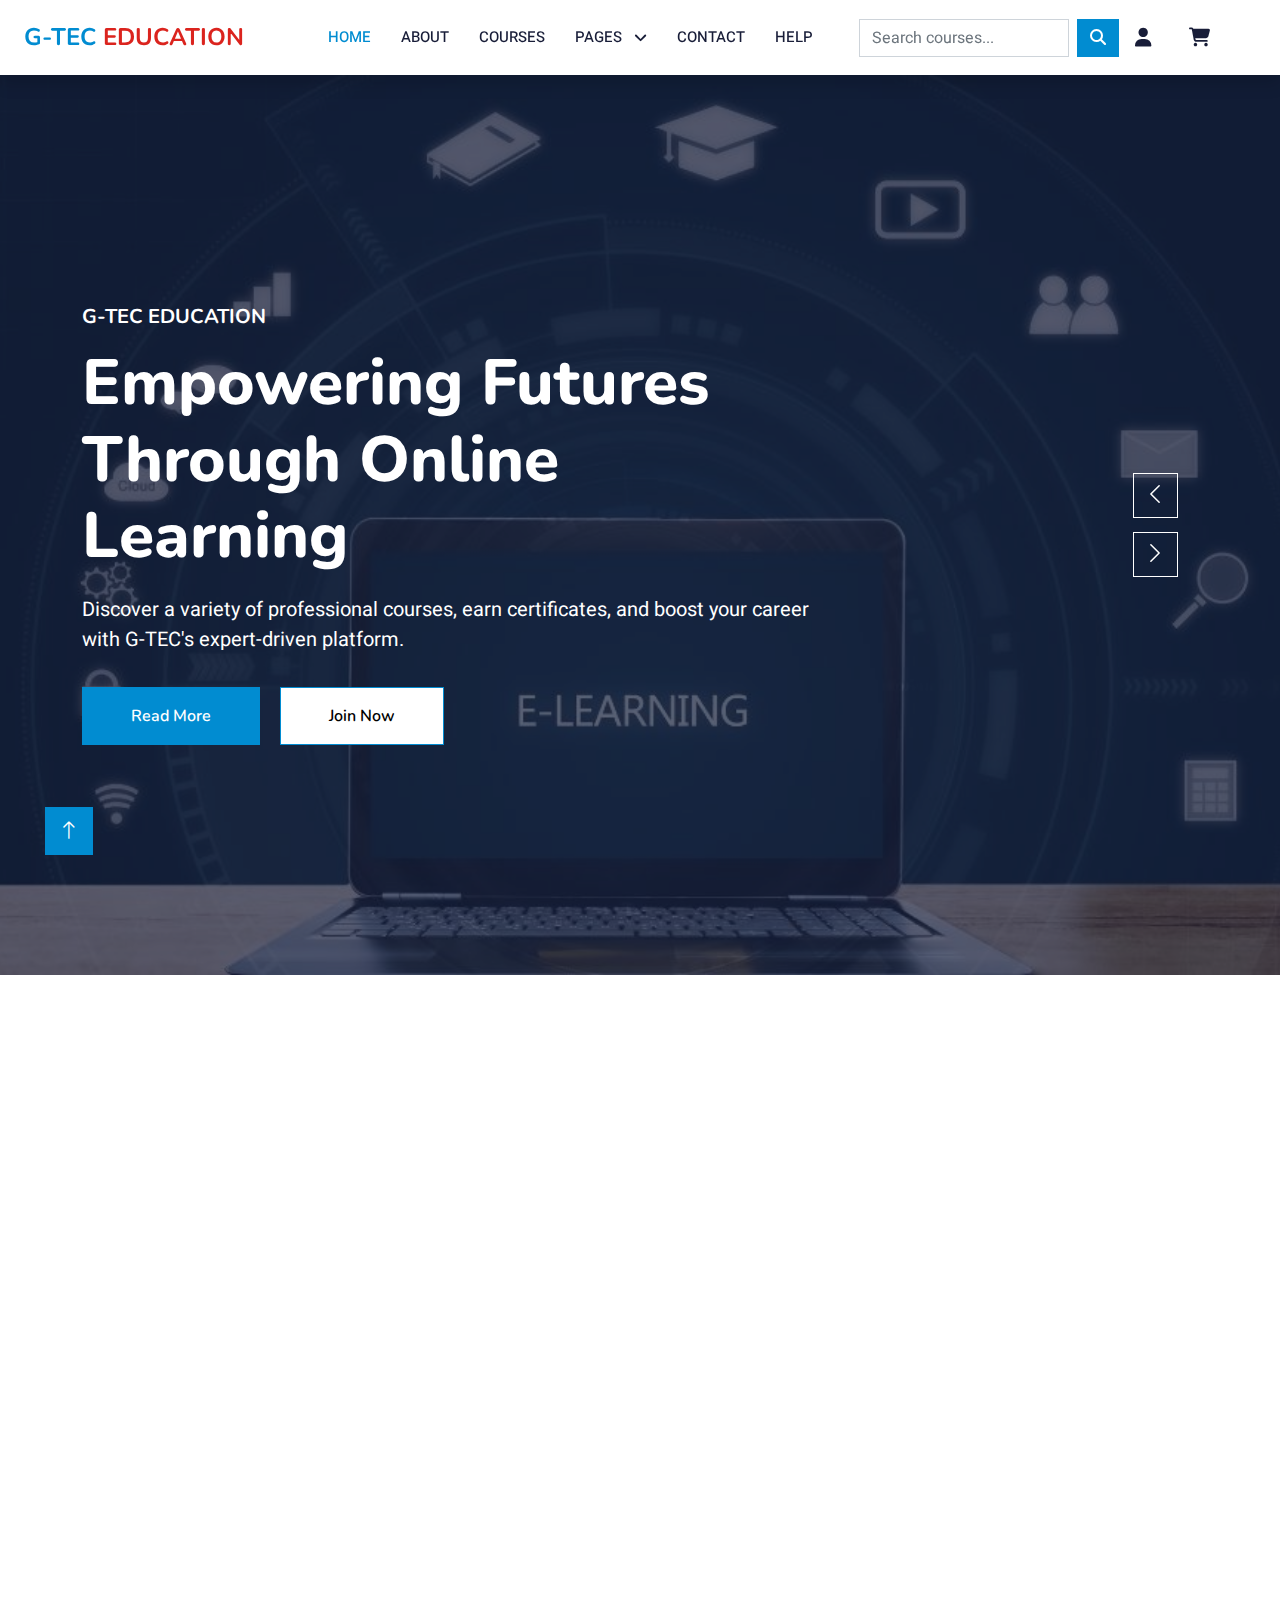
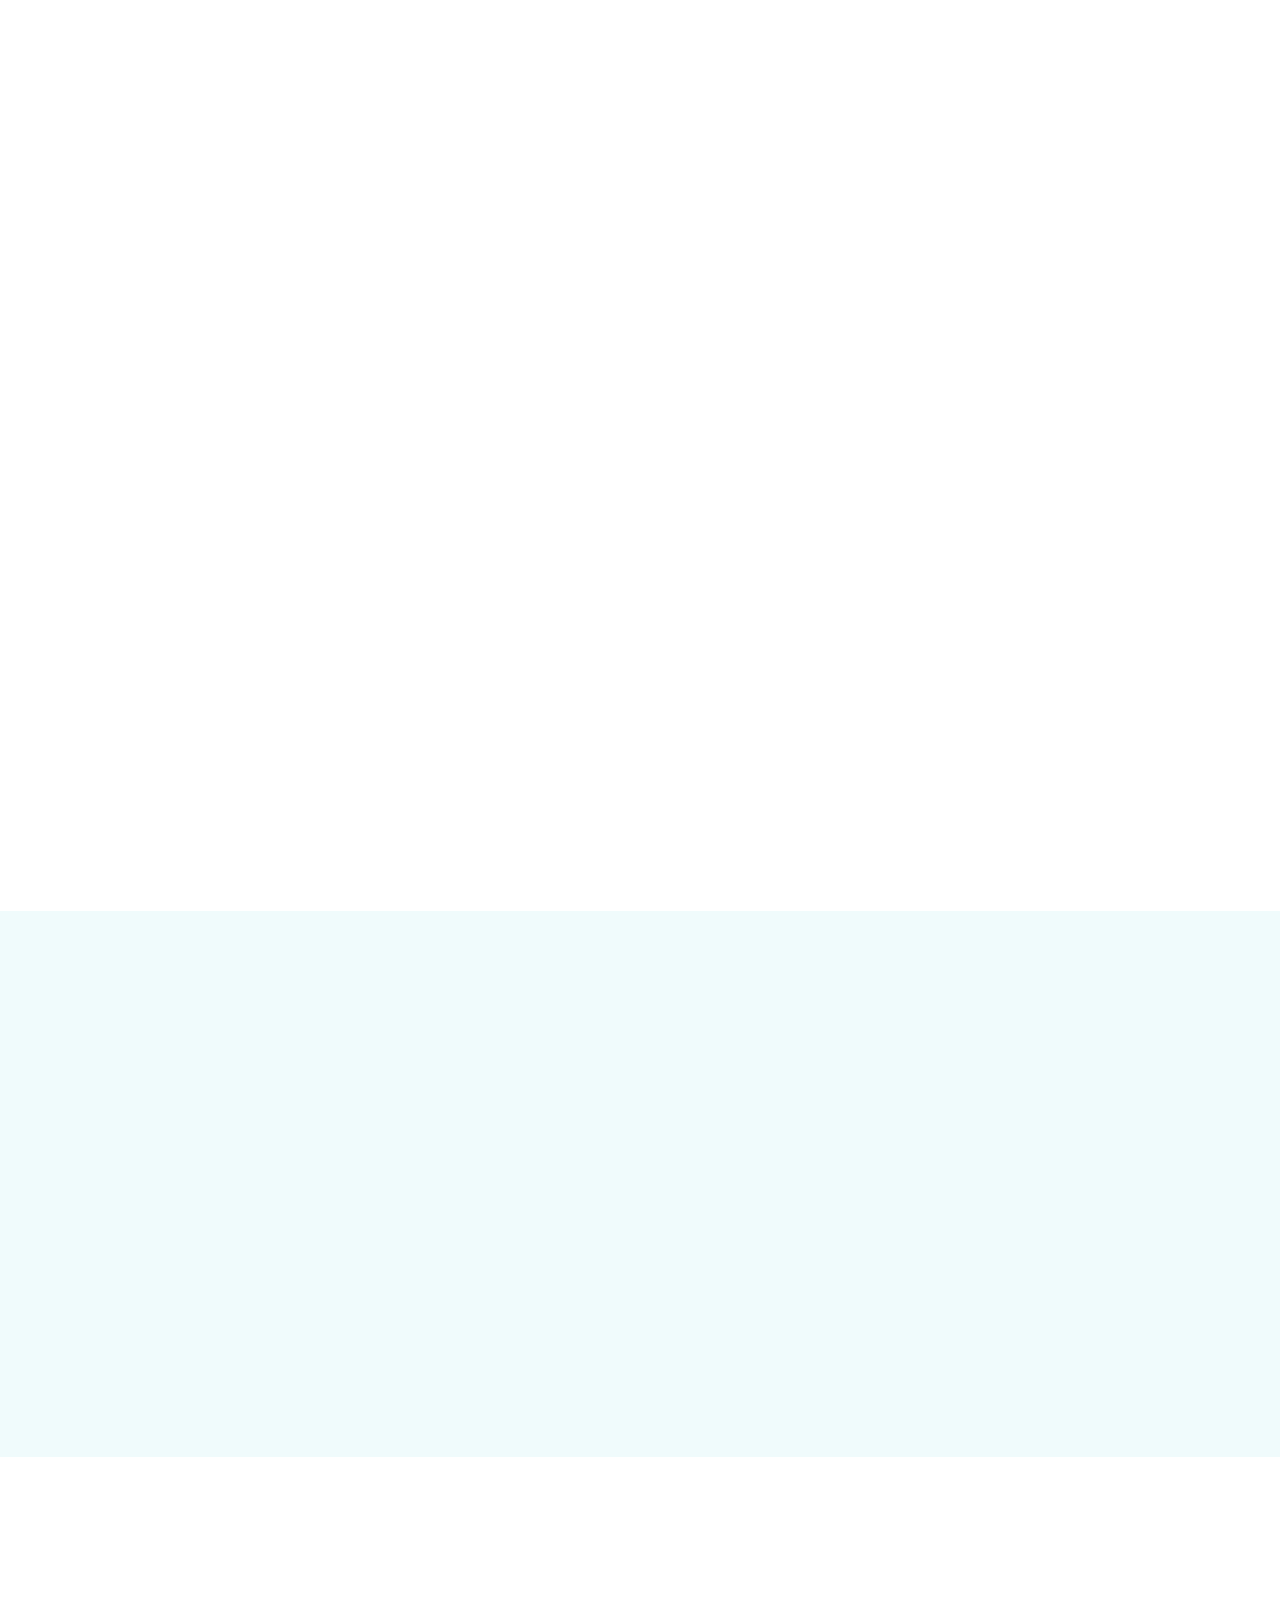
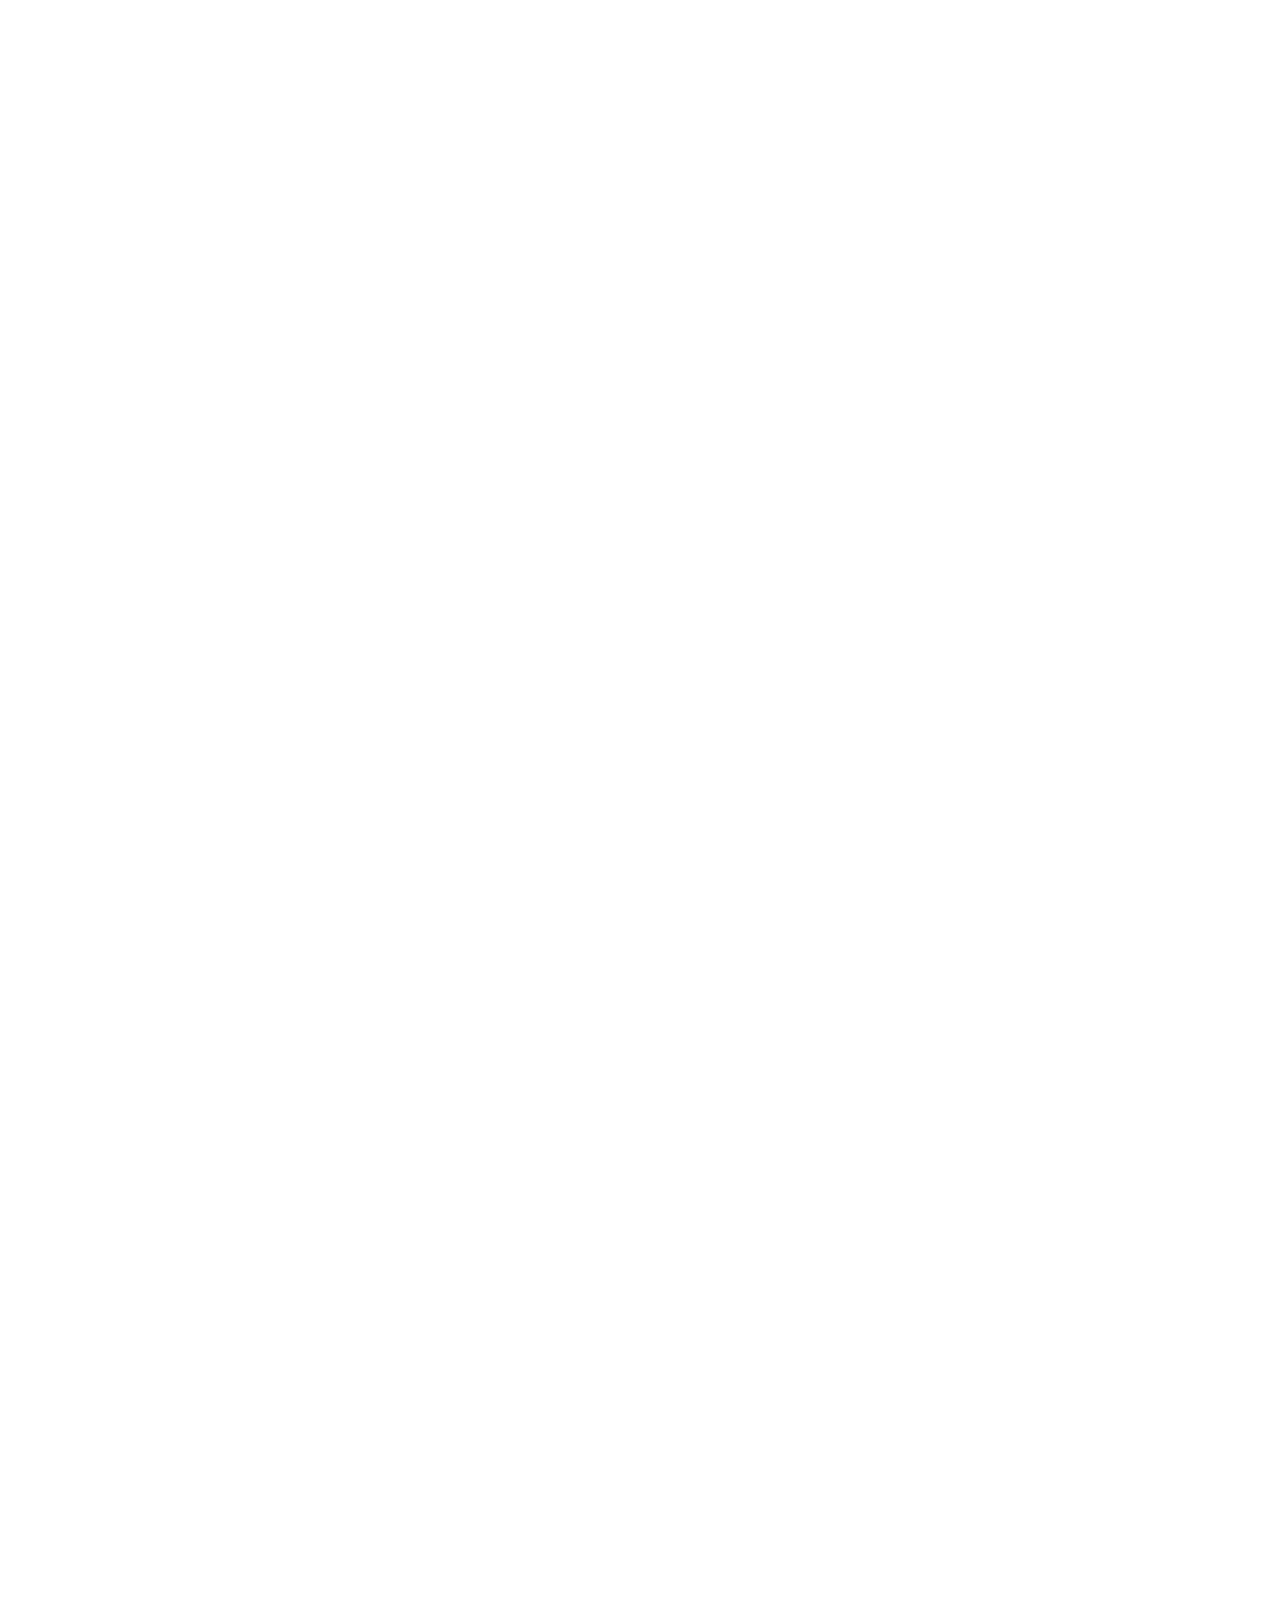
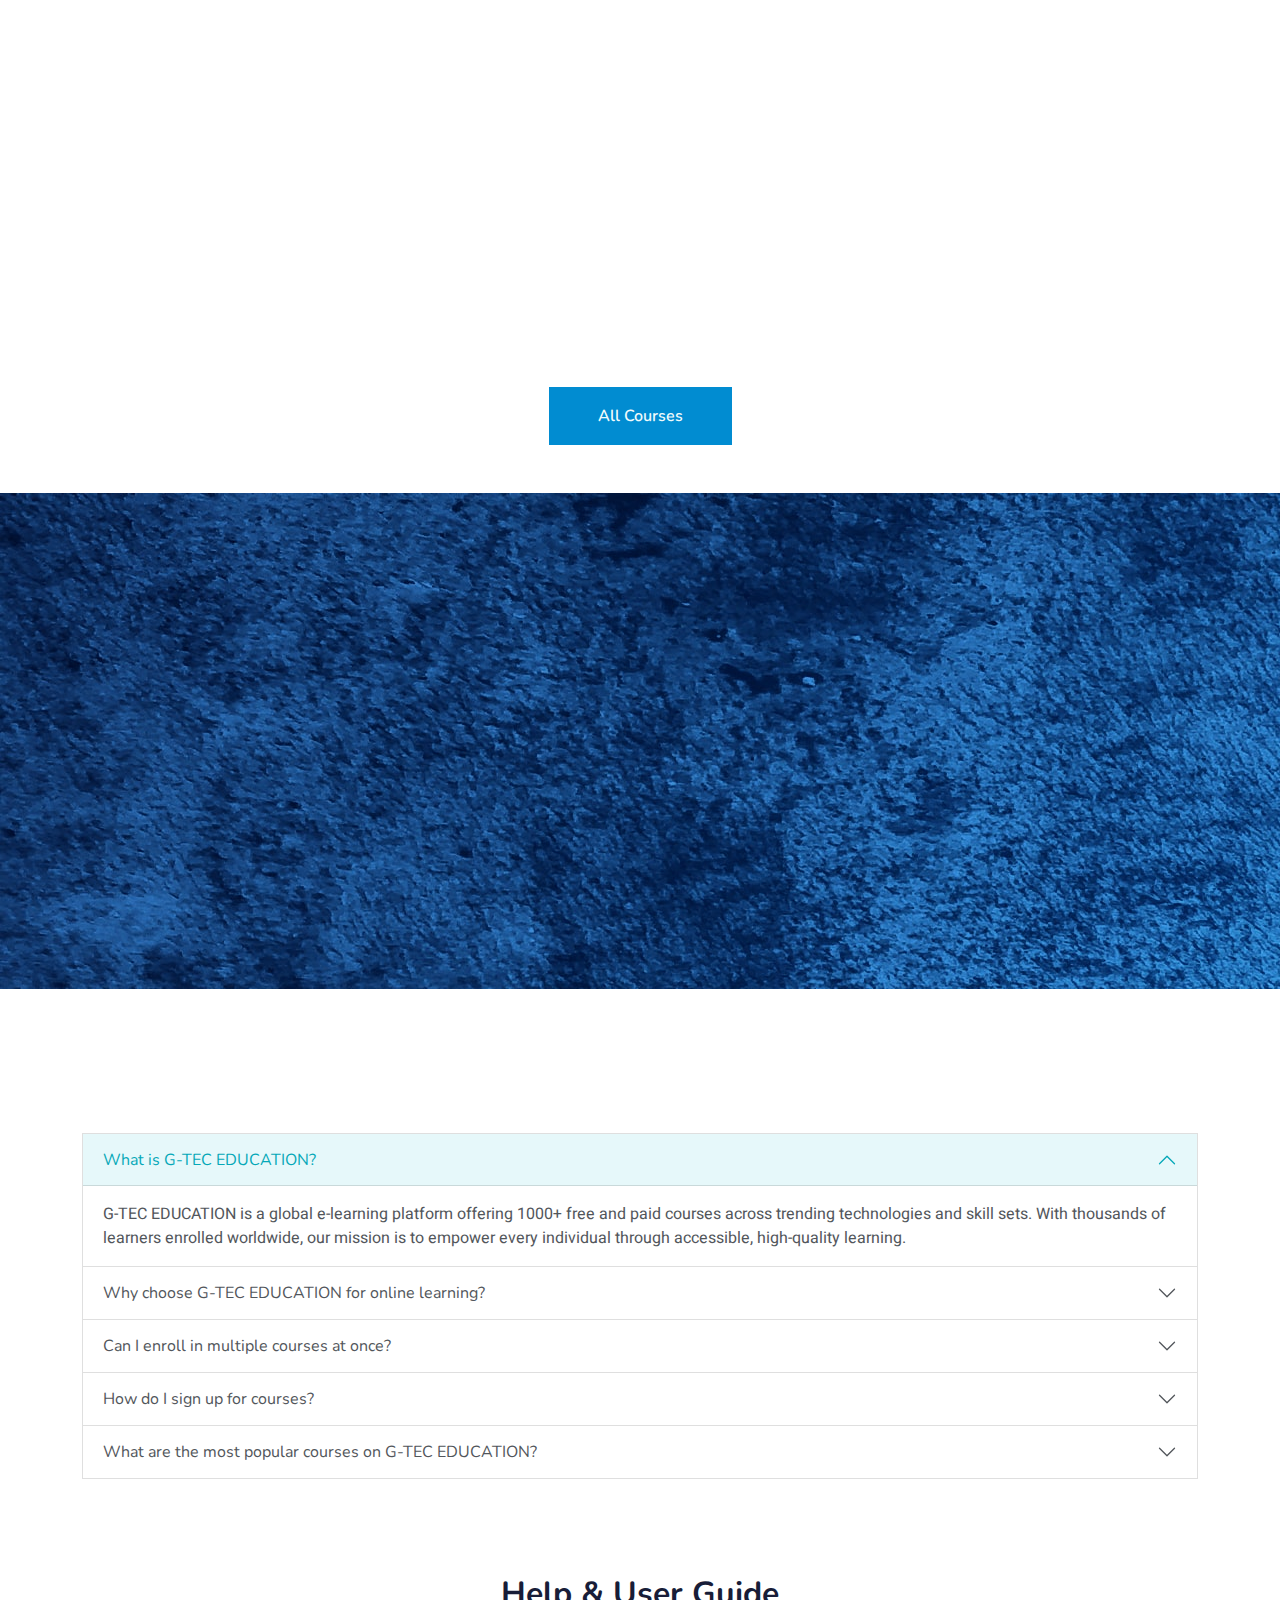
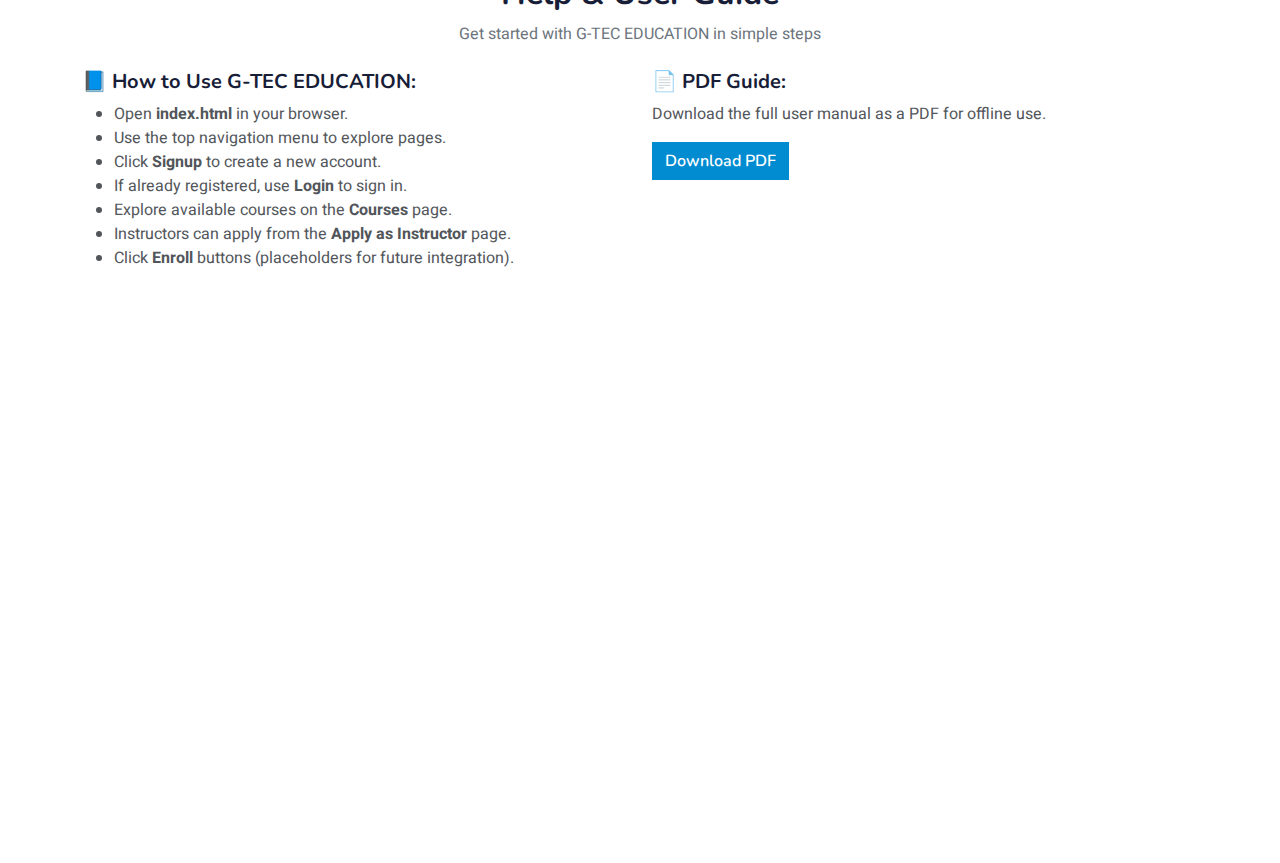
<file: index.html>
<!DOCTYPE html>
<html lang="en">

<head>
        <meta charset="utf-8">
        <meta name="google-translate-customization" content="9f841e7780177523-3214ceb76f765f38-gc38c6fe6f9d06436-c">
    
        <title>G-TEC EDUCATION : Online Courses</title>
        <meta content="width=device-width, initial-scale=1.0" name="viewport">
        <meta content="" name="keywords">
        <meta content="" name="description">
    
      
    
        <!-- Google Web Fonts -->
        <link rel="preconnect" href="https://fonts.googleapis.com">
        <link rel="preconnect" href="https://fonts.gstatic.com" crossorigin>
        <link
            href="https://fonts.googleapis.com/css2?family=Heebo:wght@400;500;600&family=Nunito:wght@600;700;800&display=swap"
            rel="stylesheet">
    
        <!-- Icon Font Stylesheet -->
        <link href="https://cdnjs.cloudflare.com/ajax/libs/font-awesome/5.10.0/css/all.min.css" rel="stylesheet">
        <link href="https://cdn.jsdelivr.net/npm/bootstrap-icons@1.4.1/font/bootstrap-icons.css" rel="stylesheet">
    
        <!-- Libraries Stylesheet -->
        <link href="lib/animate/animate.min.css" rel="stylesheet">
        <link href="lib/owlcarousel/assets/owl.carousel.min.css" rel="stylesheet">
    
        <!-- Customized Bootstrap Stylesheet -->
        <link href="css/bootstrap.min.css" rel="stylesheet">
    
        <!-- Template Stylesheet -->
        <link href="css/style.css" rel="stylesheet">

        <!-- AOS CSS -->
        <link href="https://unpkg.com/aos@2.3.1/dist/aos.css" rel="stylesheet">

        <link rel="stylesheet" href="https://cdnjs.cloudflare.com/ajax/libs/font-awesome/6.5.0/css/all.min.css">
    
        <!-- Google Translate Script -->
        <script type="text/javascript">
            function googleTranslateElementInit() {
                new google.translate.TranslateElement({ pageLanguage: 'en' }, 'google_translate_element');
            }
        </script>
        <script src="//translate.google.com/translate_a/element.js?cb=googleTranslateElementInit"></script>

        <script src="https://unpkg.com/aos@2.3.1/dist/aos.js"></script>
<script>
  AOS.init();
</script>
    
   
</head>

<body>
   <!-- Spinner Start -->
<div id="spinner"
class="show bg-white position-fixed translate-middle w-100 vh-100 top-50 start-50 d-flex flex-column align-items-center justify-content-center text-center">
<div class="spinner-border text-primary mb-3" style="width: 3rem; height: 3rem;" role="status">
    <span class="visually-hidden">Loading...</span>
</div>
<h5 class="fw-bold text-primary m-0">G-TEC <span style="color: #db241e;">EDUCATION</span></h5>
</div>
<!-- Spinner End -->





<!-- Navbar Start -->
<nav class="navbar navbar-expand-lg navbar-light bg-white shadow sticky-top p-0">
    <div class="container-fluid px-4">
        <!-- Logo and Brand -->
        <a href="index.html" class="navbar-brand d-flex align-items-center">
            <!-- <img src="img/icon.png" alt="G-TEC Logo" height="50" class="me-2"> -->
            <h1 class="m-0 fw-bold" style="font-size: 24px; color: #018cd1;">
                G-TEC <span style="color: #db241e;">EDUCATION</span>
            </h1>
        </a>

        <!-- Mobile Toggler -->
        <button class="navbar-toggler" type="button" data-bs-toggle="collapse" data-bs-target="#navbarCollapse">
            <span class="navbar-toggler-icon"></span>
        </button>

        <!-- Navbar Menu -->
        <div class="collapse navbar-collapse" id="navbarCollapse">
            <!-- Left Menu Items -->
            <ul class="navbar-nav ms-auto mb-2 mb-lg-0">
                <li class="nav-item">
                    <a class="nav-link active" href="index.html">Home</a>
                </li>
                <li class="nav-item">
                    <a class="nav-link" href="about.html">About</a>
                </li>
                <li class="nav-item">
                    <a class="nav-link" href="courses.html">Courses</a>
                </li>
                <li class="nav-item dropdown">
                    <a class="nav-link dropdown-toggle" href="#" id="pagesDropdown" role="button" data-bs-toggle="dropdown" aria-expanded="false">
                        Pages
                    </a>
                    <ul class="dropdown-menu" aria-labelledby="pagesDropdown">
                        <li><a class="dropdown-item" href="team.html">Our Team</a></li>
                        <li><a class="dropdown-item" href="testimonial.html">Testimonial</a></li>
                        <li><a class="dropdown-item" href="instructor.html">Apply for Instructor</a></li>
                    </ul>
                </li>
                <li class="nav-item">
                    <a class="nav-link" href="contact.html">Contact</a>
                </li>

                <li class="nav-item">
                    <a class="nav-link" href="#help">Help</a>
                </li>
            </ul>

            <!-- Search Bar -->
            <form class="d-flex mx-lg-3 my-2 my-lg-0" role="search">
                <input class="form-control me-2" type="search" placeholder="Search courses..." aria-label="Search">
               <button class="btn btn-primary" type="submit"><i class="fa fa-search"></i></button>
            </form>

            <!-- Right Icons -->
            <ul class="navbar-nav mb-2 mb-lg-0 d-flex align-items-center">
                <li class="nav-item me-2">
                    <a class="nav-link" href="login.html" title="Login">
                        <i class="fa fa-user fa-lg"></i>
                    </a>
                </li>
                <li class="nav-item me-3">
                    <a class="nav-link" href="#" title="Cart">
                        <i class="fa fa-shopping-cart fa-lg"></i>
                    </a>
                </li>
                <li class="nav-item">
                    <div id="google_translate_element"></div>
                </li>
            </ul>
        </div>
    </div>
</nav>
<!-- Navbar End -->





    <!-- Carousel Start -->
 <div class="container-fluid p-0 mb-4">
        <div class="owl-carousel header-carousel position-relative">
            <div class="owl-carousel-item position-relative">
                <img class="img-fluid" src="img/GTEC-HEAD-01.jpg" alt="">
                <div class="position-absolute top-0 start-0 w-100 h-100 d-flex align-items-center"
                    style="background: rgba(24, 29, 56, .7);">
                    <div class="container">
                        <div class="row justify-content-start">
                            <div class="col-sm-10 col-lg-8">
                                <h5 class="text-uppercase mb-3 animated slideInDown" style="color: #ffffff;">G-TEC EDUCATION</h5>
                                <h1 class="display-3 text-white animated slideInDown">Empowering Futures Through Online Learning</h1>
                                <p class="text-white mb-4 pb-2">Discover a variety of professional courses, earn certificates, and boost your career with G-TEC's expert-driven platform.</p>
                                <a href="about.html" class="btn btn-primary py-md-3 px-md-5 me-3 animated slideInLeft">Read More</a>
                                <a href="signup.html" class="btn btn-light py-md-3 px-md-5 animated slideInRight">Join Now</a>
                            </div>
                        </div>
                    </div>
                </div>
            </div>
            <div class="owl-carousel-item position-relative">
                <img class="img-fluid" src="img/GTEC-HEAD-02.jpg" alt="">
                <div class="position-absolute top-0 start-0 w-100 h-100 d-flex align-items-center"
                    style="background: rgba(24, 29, 56, .7);">
                    <div class="container">
                        <div class="row justify-content-start">
                            <div class="col-sm-10 col-lg-8">
                                <h5 class="text-uppercase mb-3 animated slideInDown" style="color: #ffffff;">G-TEC EDUCATION</h5>
                                <h1 class="display-3 text-white animated slideInDown">Interactive & Certified Courses</h1>
                                <p class="text-white mb-4 pb-2">From beginner to advanced, we've got you covered with industry-standard content and flexible learning schedules.</p>
                                <a href="about.html" class="btn btn-primary py-md-3 px-md-5 me-3 animated slideInLeft">Read More</a>
                                <a href="signup.html" class="btn btn-light py-md-3 px-md-5 animated slideInRight">Join Now</a>
                            </div>
                        </div>
                    </div>
                </div>
            </div>
        </div>
</div>
    <!-- Carousel End -->





    <!-- Service Start -->
    <div class="container-xxl py-5">
        <div class="container">
            <div class="row g-2 text-center">
                <div class="col-12 wow fadeInUp" data-wow-delay="0.3s">
                    <h1 style="color: #db241e;">Invest in your professional goals with Secret Coder</h1>
                    <p class="mb-5">Get unlimited access to over 90% of courses, Projects, Specializations, and Professional Certificates on Coursera, taught by top instructors.</p>
                </div>
            </div>
            <div class="row g-4">
                <!-- Box 1 -->
                <div class="col-lg-3 col-sm-6 wow fadeInUp" data-wow-delay="0.1s">
                    <div class="service-item text-center pt-3 shadow">
                        <div class="p-4">
                            <i class="fas fa-book-reader fa-3x mb-4" style="color:#db241e;"></i>
                            <h5 class="mb-3">Learn anything</h5>
                            <p>Explore any interest or trending topic, take prerequisites, and advance your skills</p>
                        </div>
                    </div>
                </div>
                <!-- Box 2 -->
                <div class="col-lg-3 col-sm-6 wow fadeInUp" data-wow-delay="0.2s">
                    <div class="service-item text-center pt-3 shadow">
                        <div class="p-4">
                            <i class="fas fa-wallet fa-3x mb-4" style="color:#db241e;"></i>
                            <h5 class="mb-3">Save money</h5>
                            <p>Spend less money on your learning if you plan to take multiple courses this year</p>
                        </div>
                    </div>
                </div>
                <!-- Box 3 -->
                <div class="col-lg-3 col-sm-6 wow fadeInUp" data-wow-delay="0.3s">
                    <div class="service-item text-center pt-3 shadow">
                        <div class="p-4">
                            <i class="fas fa-clock fa-3x mb-4" style="color:#db241e;"></i>
                            <h5 class="mb-3">Flexible learning</h5>
                            <p>Learn at your own pace, move between multiple courses, or switch to a different course</p>
                        </div>
                    </div>
                </div>
                <!-- Box 4 -->
                <div class="col-lg-3 col-sm-6 wow fadeInUp" data-wow-delay="0.4s">
                    <div class="service-item text-center pt-3 shadow">
                        <div class="p-4">
                            <i class="fas fa-certificate fa-3x mb-4" style="color:#db241e;"></i>
                            <h5 class="mb-3">Unlimited certificates</h5>
                            <p>Earn a certificate for every learning program that you complete at no additional cost</p>
                        </div>
                    </div>
                </div>
                <!-- Box 5 -->
                <div class="col-lg-3 col-sm-6 wow fadeInUp" data-wow-delay="0.1s">
                    <div class="service-item text-center pt-3 shadow">
                        <div class="p-4">
                            <i class="fas fa-chalkboard-teacher fa-3x mb-4" style="color:#db241e;"></i>
                            <h5 class="mb-3">Expert Instructors</h5>
                            <p>Learn from top-rated professionals and educators from globally reputed institutions</p>
                        </div>
                    </div>
                </div>
                <!-- Box 6 -->
                <div class="col-lg-3 col-sm-6 wow fadeInUp" data-wow-delay="0.2s">
                    <div class="service-item text-center pt-3 shadow">
                        <div class="p-4">
                            <i class="fas fa-users fa-3x mb-4" style="color:#db241e;"></i>
                            <h5 class="mb-3">Global Community</h5>
                            <p>Join a network of millions of learners from around the world collaborating and learning</p>
                        </div>
                    </div>
                </div>
                <!-- Box 7 -->
                <div class="col-lg-3 col-sm-6 wow fadeInUp" data-wow-delay="0.3s">
                    <div class="service-item text-center pt-3 shadow">
                        <div class="p-4">
                            <i class="fas fa-laptop-code fa-3x mb-4" style="color:#db241e;"></i>
                            <h5 class="mb-3">Real-World Projects</h5>
                            <p>Gain hands-on experience with live projects and build a portfolio that stands out</p>
                        </div>
                    </div>
                </div>
                <!-- Box 8 -->
                <div class="col-lg-3 col-sm-6 wow fadeInUp" data-wow-delay="0.4s">
                    <div class="service-item text-center pt-3 shadow">
                        <div class="p-4">
                            <i class="fas fa-briefcase fa-3x mb-4" style="color:#db241e;"></i>
                            <h5 class="mb-3">Career Guidance</h5>
                            <p>Access job search tips, resume help, interview training, and career success resources</p>
                        </div>
                    </div>
                </div>
            </div>
        </div>
    </div>
    <!-- Service End -->





    <!-- About Start -->
    <div class="container-xxl py-5">
        <div class="container">
            <div class="row g-5">
                <!-- Left Image Section -->
                <div class="col-lg-6 wow fadeInUp" data-wow-delay="0.1s" style="min-height: 400px;">
                    <div class="position-relative h-100">
                        <img class="img-fluid position-absolute w-100 h-100" src="img/about.jpg" alt=""
                            style="object-fit: cover;">
                    </div>
                </div>
    
                <!-- Right Content Section -->
                <div class="col-lg-6 wow fadeInUp" data-wow-delay="0.3s">
                    <h6 class="section-title bg-white text-start pe-3 text-uppercase fw-bold text-muted">About Us</h6>
                    <h1 class="mb-4" style="color: #db241e;">Welcome to G-TEC EDUCATION</h1>
                    <p class="mb-4">G-TEC EDUCATION is your trusted destination for high-quality online learning. Designed to serve academic institutions and professionals, our platform offers a wide range of certified courses tailored to meet today’s industry standards.</p>
                    <p class="mb-4">Whether you are a student, working professional, or lifelong learner, G-TEC empowers you with flexible, affordable, and accredited programs curated by expert instructors across various domains.</p>
    
                    <div class="row gy-2 gx-4 mb-4">
                        <div class="col-sm-6">
                            <p class="mb-0"><i class="fas fa-chalkboard-teacher text-primary me-2"></i>Qualified Mentors</p>
                        </div>
                        <div class="col-sm-6">
                            <p class="mb-0"><i class="fas fa-laptop-code text-primary me-2"></i>Skill-Based Modules</p>
                        </div>
                        <div class="col-sm-6">
                            <p class="mb-0"><i class="fas fa-graduation-cap text-primary me-2"></i>Certified Courses</p>
                        </div>
                        <div class="col-sm-6">
                            <p class="mb-0"><i class="fas fa-users text-primary me-2"></i>Student-Centered Learning</p>
                        </div>
                        <div class="col-sm-6">
                            <p class="mb-0"><i class="fas fa-clock text-primary me-2"></i>Flexible Scheduling</p>
                        </div>
                        <div class="col-sm-6">
                            <p class="mb-0"><i class="fas fa-globe text-primary me-2"></i>Global Community</p>
                        </div>
                    </div>
    
                    <a class="btn text-light py-3 px-5 mt-2 mb-5" href="about.html">Explore More</a>
                </div>
            </div>
        </div>
    </div>
    
    <!-- About End -->




    <!-- Banner-1 Start -->
   <!-- Free Courses Section -->
<div class="container-xxl py-5 pt-5 bg-light">
    <div class="container">
        <div class="row g-5">
            <!-- Left Content -->
            <div class="col-lg-6 p-5 wow fadeInUp" data-wow-delay="0.3s">
                <h1 class="mb-4" style="color: #db241e;">Explore Free Courses</h1>
                <p class="mb-4">
                    Begin your learning journey with <strong>G-TEC EDUCATION</strong>. Access 100% free short-term courses designed to boost your skills in trending technologies and career-focused subjects.
                </p>
                <p class="mb-4">
                    Learn at your own pace, guided by expert instructors—no hidden fees, no commitments. Just pure learning, anytime, anywhere.
                </p>
                <a class="btn text-light py-3 px-5 mt-2 mb-5" href="signup.html">Start For Free</a>
            </div>

            <!-- Right Image -->
            <div class="col-lg-6 wow fadeInUp" data-wow-delay="0.1s" style="min-height: 400px;">
                <div class="position-relative h-100 rounded shadow overflow-hidden">
                    <img class="img-fluid position-absolute w-100 h-100" src="img/banner-1.jpg" alt="Free Courses at G-TEC EDUCATION"
                        style="object-fit: cover;">
                </div>
            </div>
        </div>
    </div>
</div>

    <!-- Banner-1 End -->



    <!-- Categories Start -->
    <div class="container-xxl py-5 category">
        <div class="container">
            <div class="text-center wow fadeInUp" data-wow-delay="0.1s">
                <h6 class="section-title bg-white text-center px-3">Categories</h6>
                <h1 class="mb-5" style="color: #db241e;">Popular Topics to Explore</h1>
            </div>
            <div class="row g-2 m-2">
                <div class="col-lg-3 col-md-6  text-center">
                    <div class="content shadow p-3 mb-2 wow fadeInUp" data-wow-delay="0.3s">

                        <img src="img/cat1.png" class="img-fluid" alt="categories"></i>

                        <h5 class="my-2">
                            <a href="#" class="text-center">Microsoft Excel</a>
                        </h5>
                    </div>
                </div>
                <div class="col-lg-3 col-md-6  text-center">
                    <div class="content shadow p-3 mb-2 wow fadeInUp" data-wow-delay="0.3s">

                        <img src="img/cat2.png" class="img-fluid" alt="categories"></i>

                        <h5 class="my-2">
                            <a href="#" class="text-center"> AWS</a>
                        </h5>
                    </div>
                </div>
                <div class="col-lg-3 col-md-6  text-center">
                    <div class="content shadow p-3 mb-2 wow fadeInUp" data-wow-delay="0.3s">

                        <img src="img/cat3.png" class="img-fluid" alt="categories"></i>

                        <h5 class="my-2">
                            <a href="#" class="text-center">Python</a>
                        </h5>
                    </div>
                </div>
                <div class="col-lg-3 col-md-6  text-center">
                    <div class="content shadow p-3 mb-2 wow fadeInUp" data-wow-delay="0.3s">

                        <img src="img/cat4.png" class="img-fluid" alt="categories"></i>

                        <h5 class="my-2">
                            <a href="#" class="text-center">Java</a>
                        </h5>
                    </div>
                </div>
                <div class="col-lg-3 col-md-6  text-center">
                    <div class="content shadow p-3 mb-2 wow fadeInUp" data-wow-delay="0.3s">

                        <img src="img/cat5.png" class="img-fluid" alt="categories"></i>

                        <h5 class="my-2">
                            <a href="#" class="text-center">Web Design</a>
                        </h5>
                    </div>
                </div>
                <div class="col-lg-3 col-md-6  text-center">
                    <div class="content shadow p-3 mb-2 wow fadeInUp" data-wow-delay="0.3s">

                        <img src="img/cat6.png" class="img-fluid" alt="categories"></i>

                        <h5 class="my-2">
                            <a href="#" class="text-center">Web Development</a>
                        </h5>
                    </div>
                </div>
                <div class="col-lg-3 col-md-6  text-center">
                    <div class="content shadow p-3 mb-2 wow fadeInUp" data-wow-delay="0.3s">

                        <img src="img/cat7.png" class="img-fluid" alt="categories"></i>

                        <h5 class="my-2">
                            <a href="#" class="text-center">MySQL</a>
                        </h5>
                    </div>
                </div>
                <div class="col-lg-3 col-md-6  text-center">
                    <div class="content shadow p-3 mb-2 wow fadeInUp" data-wow-delay="0.3s">

                        <img src="img/cat8.png" class="img-fluid" alt="categories"></i>

                        <h5 class="my-2">
                            <a href="#" class="text-center">UI/UX Design</a>
                        </h5>
                    </div>
                </div>
            </div>
        </div>
    </div>
    <!-- Categories End -->


   <!-- Courses Start -->
   <div class="container-xxl py-5">
    <div class="container">
        <div class="text-center wow fadeInUp" data-wow-delay="0.1s">
            <h6 class="section-title bg-white text-center px-3">Popular Courses</h6>
            <h1 class="mb-5" style="color: #db241e;">Explore new and trending free online courses</h1>
        </div>
        <div class="row g-4 py-2">
            <div class="col-lg-3 col-md-6 wow fadeInUp" data-wow-delay="0.1s">
                <div class="course-item shadow">
                    <div class="position-relative">
                        <img class="img-fluid w-100" src="img/GTEC-COURSE-1.jpg" alt="HTML Course">
                        <div class="course-badge px-2 py-1 fw-bold text-uppercase" style="background-color:#db241e;">FREE</div>
                    </div>
                    <div class="p-3">
                        <h5 class="mb-2"><a href="single.html" class="text-dark text-decoration-none">HTML Course for Beginners</a></h5><hr>
                        <div class="d-flex justify-content-between course-info mb-2">
                            <span><i class="fa fa-star text-warning me-1"></i> 4.55</span>
                            <span><i class="fa fa-user-graduate me-1"></i> 5.8L+</span>
                            <span><i class="fa fa-user me-1"></i> Beginner</span>
                        </div><hr>
                        <div class="d-flex justify-content-between align-items-center course-info">
                            <span><i class="fa fa-clock me-1"></i> 2.0 Hrs</span>
                            <span class="fw-bold">₹ 0</span>
                        </div><hr>
                        <div class="text-end mt-3">
                            <a href="single.html" class="course-btn">Enroll Now <i class="fa fa-chevron-right ms-1"></i></a>
                        </div>
                    </div>
                </div>
            </div>



            <div class="col-lg-3 col-md-6 wow fadeInUp" data-wow-delay="0.1s">
                <div class="course-item shadow">
                    <div class="position-relative">
                        <img class="img-fluid w-100" src="img/GTEC-COURSE-2.jpg" alt="CSS Course">
                        <div class="course-badge px-2 py-1 fw-bold text-uppercase" style="background-color:#0ed44c;">PAID</div>
                    </div>
                    <div class="p-3">
                        <h5 class="mb-2">Front End - CSS</h5><hr>
                        <div class="d-flex justify-content-between course-info mb-2">
                            <span><i class="fa fa-star text-warning me-1"></i> 4.55</span>
                            <span><i class="fa fa-user-graduate me-1"></i> 5.2L+</span>
                            <span><i class="fa fa-user me-1"></i> Beginner</span>
                        </div><hr>
                        <div class="d-flex justify-content-between align-items-center course-info">
                            <span><i class="fa fa-clock me-1"></i> 4.0 Hrs</span>
                            <span class="fw-bold">₹ 199</span>
                        </div><hr>
                        <div class="text-end mt-3">
                            <a href="#" class="course-btn">Enroll Now <i class="fa fa-chevron-right ms-1"></i></a>
                        </div>
                    </div>
                </div>
            </div>



            <div class="col-lg-3 col-md-6 wow fadeInUp" data-wow-delay="0.1s">
                <div class="course-item shadow">
                    <div class="position-relative">
                        <img class="img-fluid w-100" src="img/GTEC-COURSE-3.jpg" alt="JavaScript">
                        <div class="course-badge px-2 py-1 fw-bold text-uppercase" style="background-color:#db241e;">FREE</div>
                    </div>
                    <div class="p-3">
                        <h5 class="mb-2">Introduction to JavaScript</h5><hr>
                        <div class="d-flex justify-content-between course-info mb-2">
                            <span><i class="fa fa-star text-warning me-1"></i> 4.46</span>
                            <span><i class="fa fa-user-graduate me-1"></i> 76L+</span>
                            <span><i class="fa fa-user me-1"></i> Beginner</span>
                        </div><hr>
                        <div class="d-flex justify-content-between align-items-center course-info">
                            <span><i class="fa fa-clock me-1"></i> 2.5 Hrs</span>
                            <span class="fw-bold">₹ 0</span>
                        </div><hr>
                        <div class="text-end mt-3">
                            <a href="#" class="course-btn">Enroll Now <i class="fa fa-chevron-right ms-1"></i></a>
                        </div>
                    </div>
                </div>
            </div>



            <div class="col-lg-3 col-md-6 wow fadeInUp" data-wow-delay="0.1s">
                <div class="course-item shadow">
                    <div class="position-relative">
                        <img class="img-fluid w-100" src="img/GTEC-COURSE-4.jpg" alt="Python">
                        <div class="course-badge px-2 py-1 fw-bold text-uppercase" style="background-color:#0ed44c;">PAID</div>
                    </div>
                    <div class="p-3">
                        <h5 class="mb-2">Python Programming</h5><hr>
                        <div class="d-flex justify-content-between course-info mb-2">
                            <span><i class="fa fa-star text-warning me-1"></i> 3.54</span>
                            <span><i class="fa fa-user-graduate me-1"></i> 3.3L+</span>
                            <span><i class="fa fa-user me-1"></i> Beginner</span>
                        </div><hr>
                        <div class="d-flex justify-content-between align-items-center course-info">
                            <span><i class="fa fa-clock me-1"></i> 3.0 Hrs</span>
                            <span class="fw-bold">₹ 299</span>
                        </div><hr>
                        <div class="text-end mt-3">
                            <a href="#" class="course-btn">Enroll Now <i class="fa fa-chevron-right ms-1"></i></a>
                        </div>
                    </div>
                </div>
            </div>



            <div class="col-lg-3 col-md-6 wow fadeInUp" data-wow-delay="0.1s">
                <div class="course-item shadow">
        <div class="position-relative">
            <img class="img-fluid w-100" src="img/GTEC-COURSE-5.jpg" alt="SQL for Data Science">
             <div class="course-badge px-2 py-1 fw-bold text-uppercase" style="background-color:#db241e;">FREE</div>
        </div>
        <div class="p-3">
            <h5 class="mb-2">SQL for Data Science</h5><hr>
            <div class="d-flex justify-content-between course-info mb-2">
                <small><i class="fa fa-star text-warning me-1"></i>4.54</small>
                <small><i class="fa fa-user-graduate me-1"></i>1.3L+ Learners</small>
                <small><i class="fa fa-user me-1"></i>Intermediate</small>
            </div><hr>
            <div class="d-flex justify-content-between align-items-center course-info">
                <small><i class="fa fa-clock me-1"></i>5.0 Hrs</small>
                <span class="fw-bold">₹ 0</span>
            </div><hr>
                <div class="text-end mt-3">
                    <a href="#" class="course-btn">Enroll Now <i class="fa fa-chevron-right ms-1"></i></a>
                </div>
            
        </div>
    </div>
            </div>



            <div class="col-lg-3 col-md-6 wow fadeInUp" data-wow-delay="0.1s">
                <div class="course-item shadow">
                    <div class="position-relative">
                        <img class="img-fluid w-100" src="img/GTEC-COURSE-6.jpg" alt="Python Basics">
                         <div class="course-badge px-2 py-1 fw-bold text-uppercase" style="background-color:#db241e;">FREE</div>
                    </div>
                    <div class="p-3">
                        <h5 class="mb-2">ChatGPT for Beginners</h5><hr>
                        <div class="d-flex justify-content-between course-info mb-2">
                            <small><i class="fa fa-star text-warning me-1"></i>4.78</small>
                            <small><i class="fa fa-user-graduate me-1"></i>2.1L+ Learners</small>
                            <small><i class="fa fa-user me-1"></i>Beginner</small>
                        </div><hr>
                        <div class="d-flex justify-content-between align-items-center course-info">
                            <small><i class="fa fa-clock me-1"></i>6.5 Hrs</small>
                            <span class="fw-bold">₹ 0</span>
                        </div><hr>
                        <div class="text-end mt-3">
                            <a href="#" class="course-btn">Enroll Now <i class="fa fa-chevron-right ms-1"></i></a>
                        </div>
                    </div>
                </div>
            </div>
            
            <div class="col-lg-3 col-md-6 wow fadeInUp" data-wow-delay="0.1s">
                <div class="course-item shadow">
                    <div class="position-relative">
                        <img class="img-fluid w-100" src="img/GTEC-COURSE-7.jpg" alt="HTML & CSS Crash Course">
                         <div class="course-badge px-2 py-1 fw-bold text-uppercase" style="background-color:#db241e;">FREE</div>
                    </div>
                    <div class="p-3">
                        <h5 class="mb-2">AWS for Beginners</h5><hr>
                        <div class="d-flex justify-content-between course-info mb-2">
                            <small><i class="fa fa-star text-warning me-1"></i>4.65</small>
                            <small><i class="fa fa-user-graduate me-1"></i>3.4L+ Learners</small>
                            <small><i class="fa fa-user me-1"></i>Beginner</small>
                        </div><hr>
                        <div class="d-flex justify-content-between align-items-center course-info">
                            <small><i class="fa fa-clock me-1"></i>4.0 Hrs</small>
                            <span class="fw-bold">₹ 0</span>
                        </div><hr>
                        <div class="text-end mt-3">
                            <a href="#" class="course-btn">Enroll Now <i class="fa fa-chevron-right ms-1"></i></a>
                        </div>
                    </div>
                </div>
            </div>
            
            <div class="col-lg-3 col-md-6 wow fadeInUp" data-wow-delay="0.1s">
                <div class="course-item shadow">
                    <div class="position-relative">
                        <img class="img-fluid w-100" src="img/GTEC-COURSE-8.jpg" alt="JavaScript Essentials">
                         <div class="course-badge px-2 py-1 fw-bold text-uppercase" style="background-color:#db241e;">FREE</div>
                    </div>
                    <div class="p-3">
                        <h5 class="mb-2">Microsoft Azure Essentials</h5><hr>
                        <div class="d-flex justify-content-between course-info mb-2">
                            <small><i class="fa fa-star text-warning me-1"></i>4.72</small>
                            <small><i class="fa fa-user-graduate me-1"></i>1.9L+ Learners</small>
                            <small><i class="fa fa-user me-1"></i>Intermediate</small>
                        </div><hr>
                        <div class="d-flex justify-content-between align-items-center course-info">
                            <small><i class="fa fa-clock me-1"></i>5.5 Hrs</small>
                            <span class="fw-bold">₹ 0</span>
                        </div><hr>
                        <div class="text-end mt-3">
                            <a href="#" class="course-btn">Enroll Now <i class="fa fa-chevron-right ms-1"></i></a>
                        </div>
                    </div>
                </div>
            </div>
            
            <div class="col-lg-3 col-md-6 wow fadeInUp" data-wow-delay="0.1s">
                <div class="course-item shadow">
                    <div class="position-relative">
                        <img class="img-fluid w-100" src="img/GTEC-COURSE-9.jpg" alt="Machine Learning Intro">
                         <div class="course-badge px-2 py-1 fw-bold text-uppercase" style="background-color:#db241e;">FREE</div>
                    </div>
                    <div class="p-3">
                        <h5 class="mb-2">Introduction to MS Excel</h5><hr>
                        <div class="d-flex justify-content-between course-info mb-2">
                            <small><i class="fa fa-star text-warning me-1"></i>4.89</small>
                            <small><i class="fa fa-user-graduate me-1"></i>950K+ Learners</small>
                            <small><i class="fa fa-user me-1"></i>Advanced</small>
                        </div><hr>
                        <div class="d-flex justify-content-between align-items-center course-info">
                            <small><i class="fa fa-clock me-1"></i>8.0 Hrs</small>
                            <span class="fw-bold">₹ 0</span>
                        </div><hr>
                        <div class="text-end mt-3">
                            <a href="#" class="course-btn">Enroll Now <i class="fa fa-chevron-right ms-1"></i></a>
                        </div>
                    </div>
                </div>
            </div>
            
            <div class="col-lg-3 col-md-6 wow fadeInUp" data-wow-delay="0.1s">
                <div class="course-item shadow">
                    <div class="position-relative">
                        <img class="img-fluid w-100" src="img/GTEC-COURSE-10.jpg" alt="Excel for Beginners">
                         <div class="course-badge px-2 py-1 fw-bold text-uppercase" style="background-color:#db241e;">FREE</div>
                    </div>
                    <div class="p-3">
                        <h5 class="mb-2">Statistics For Data Science</h5><hr>
                        <div class="d-flex justify-content-between course-info mb-2">
                            <small><i class="fa fa-star text-warning me-1"></i>4.58</small>
                            <small><i class="fa fa-user-graduate me-1"></i>1.7L+ Learners</small>
                            <small><i class="fa fa-user me-1"></i>Beginner</small>
                        </div><hr>
                        <div class="d-flex justify-content-between align-items-center course-info">
                            <small><i class="fa fa-clock me-1"></i>3.5 Hrs</small>
                            <span class="fw-bold">₹ 0</span>
                        </div><hr>
                        <div class="text-end mt-3">
                            <a href="#" class="course-btn">Enroll Now <i class="fa fa-chevron-right ms-1"></i></a>
                        </div>
                    </div>
                </div>
            </div>
            
            <div class="col-lg-3 col-md-6 wow fadeInUp" data-wow-delay="0.1s">
                <div class="course-item shadow">
                    <div class="position-relative">
                        <img class="img-fluid w-100" src="img/GTEC-COURSE-11.jpg" alt="Data Analytics with Power BI">
                         <div class="course-badge px-2 py-1 fw-bold text-uppercase" style="background-color:#db241e;">FREE</div>
                    </div>
                    <div class="p-3">
                        <h5 class="mb-2">Java Programming</h5><hr>
                        <div class="d-flex justify-content-between course-info mb-2">
                            <small><i class="fa fa-star text-warning me-1"></i>4.67</small>
                            <small><i class="fa fa-user-graduate me-1"></i>890K+ Learners</small>
                            <small><i class="fa fa-user me-1"></i>Intermediate</small>
                        </div><hr>
                        <div class="d-flex justify-content-between align-items-center course-info">
                            <small><i class="fa fa-clock me-1"></i>7.0 Hrs</small>
                            <span class="fw-bold">₹ 0</span>
                        </div><hr>
                        <div class="text-end mt-3">
                            <a href="#" class="course-btn">Enroll Now <i class="fa fa-chevron-right ms-1"></i></a>
                        </div>
                    </div>
                </div>
            </div>
            
            <div class="col-lg-3 col-md-6 wow fadeInUp" data-wow-delay="0.1s">
                <div class="course-item shadow">
                    <div class="position-relative">
                        <img class="img-fluid w-100" src="img/GTEC-COURSE-12.png" alt="Cybersecurity Essentials">
                         <div class="course-badge px-2 py-1 fw-bold text-uppercase" style="background-color:#db241e;">FREE</div>
                    </div>
                    <div class="p-3">
                        <h5 class="mb-2">C for Beginners</h5><hr>
                        <div class="d-flex justify-content-between course-info mb-2">
                            <small><i class="fa fa-star text-warning me-1"></i>4.80</small>
                            <small><i class="fa fa-user-graduate me-1"></i>770K+ Learners</small>
                            <small><i class="fa fa-user me-1"></i>Intermediate</small>
                        </div><hr>
                        <div class="d-flex justify-content-between align-items-center course-info">
                            <small><i class="fa fa-clock me-1"></i>6.0 Hrs</small>
                            <span class="fw-bold">₹ 0</span>
                        </div><hr>
                        <div class="text-end mt-3">
                            <a href="#" class="course-btn">Enroll Now <i class="fa fa-chevron-right ms-1"></i></a>
                        </div>
                    </div>
                </div>
            </div>
            
        </div>

    </div>
</div>
<div class="container text-center">
    <a class="btn text-light py-3 px-5 mt-2 mb-5" href="courses.html">All Courses</a>
</div>
    <!-- Courses End -->


    <!-- Banner-2 Start -->
    <section class="pb-5" style="background: url('img/banner-3.jpg');">
        <div class="container-xxl mt-5">
            <div class="container">
                <div class="row g-5">
    
                    <div class="col-lg-6 wow fadeInUp" data-wow-delay="0.1s" style="min-height: 400px;">
                        <div class="position-relative h-100">
                            <img class="img-fluid position-absolute w-100 h-100 bg-light" src="img/banner-2.png" alt="Become an Instructor"
                                style="object-fit: cover;">
                        </div>
                    </div>
    
                    <div class="col-lg-6 p-5 wow fadeInUp" data-wow-delay="0.3s">
    
                        <h1 class="mb-4" style="color: #ffffff;">Join as a G-TEC Instructor</h1>
                        <p class="mb-4 text-white">Inspire thousands of learners by sharing your knowledge on G-TEC EDUCATION. Our platform empowers you with the tools and support to teach your passion and grow your reach globally.</p>
    
                        <a class="btn btn-light py-md-3 px-md-5 animated slideInRight">Start Teaching Now</a>
                    </div>
    
                </div>
            </div>
        </div>
    </section>
    
    <!-- Banner-2 End -->

    <!-- FAQ Start  -->
    <div class="container-xxl py-5 category">
        <div class="container">
            <div class="text-center wow fadeInUp" data-wow-delay="0.1s">
                <h1 class="mb-5">Frequently Asked Questions</h1>
            </div>
            <div class="row g-2">
                <div class="col-12">
                    <div class="accordion" id="accordionExample">
    
                        <div class="accordion-item">
                            <h2 class="accordion-header">
                                <button class="accordion-button" type="button" data-bs-toggle="collapse"
                                    data-bs-target="#collapseOne" aria-expanded="true" aria-controls="collapseOne">
                                    What is G-TEC EDUCATION?
                                </button>
                            </h2>
                            <div id="collapseOne" class="accordion-collapse collapse show" data-bs-parent="#accordionExample">
                                <div class="accordion-body">
                                    G-TEC EDUCATION is a global e-learning platform offering 1000+ free and paid courses across trending technologies and skill sets. With thousands of learners enrolled worldwide, our mission is to empower every individual through accessible, high-quality learning.
                                </div>
                            </div>
                        </div>
    
                        <div class="accordion-item">
                            <h2 class="accordion-header">
                                <button class="accordion-button collapsed" type="button" data-bs-toggle="collapse"
                                    data-bs-target="#collapseTwo" aria-expanded="false" aria-controls="collapseTwo">
                                    Why choose G-TEC EDUCATION for online learning?
                                </button>
                            </h2>
                            <div id="collapseTwo" class="accordion-collapse collapse" data-bs-parent="#accordionExample">
                                <div class="accordion-body">
                                    G-TEC EDUCATION provides top-notch content created by certified instructors, designed to be interactive and career-oriented. With certifications, lifetime access, and real-world skill development, it’s the ideal learning platform for personal and professional growth.
                                </div>
                            </div>
                        </div>
    
                        <div class="accordion-item">
                            <h2 class="accordion-header">
                                <button class="accordion-button collapsed" type="button" data-bs-toggle="collapse"
                                    data-bs-target="#collapseThree" aria-expanded="false" aria-controls="collapseThree">
                                    Can I enroll in multiple courses at once?
                                </button>
                            </h2>
                            <div id="collapseThree" class="accordion-collapse collapse" data-bs-parent="#accordionExample">
                                <div class="accordion-body">
                                    Yes, you can enroll in as many courses as you'd like simultaneously on G-TEC EDUCATION, depending on your learning pace and goals.
                                </div>
                            </div>
                        </div>
    
                        <div class="accordion-item">
                            <h2 class="accordion-header">
                                <button class="accordion-button collapsed" type="button" data-bs-toggle="collapse"
                                    data-bs-target="#collapseFour" aria-expanded="false" aria-controls="collapseFour">
                                    How do I sign up for courses?
                                </button>
                            </h2>
                            <div id="collapseFour" class="accordion-collapse collapse" data-bs-parent="#accordionExample">
                                <div class="accordion-body">
                                    Simply click the “Sign Up” button at the top-right of the page and register using your email address or Google account. Once registered, you can browse and enroll in any course of your choice.
                                </div>
                            </div>
                        </div>
    
                        <div class="accordion-item">
                            <h2 class="accordion-header">
                                <button class="accordion-button collapsed" type="button" data-bs-toggle="collapse"
                                    data-bs-target="#collapseFive" aria-expanded="false" aria-controls="collapseFive">
                                    What are the most popular courses on G-TEC EDUCATION?
                                </button>
                            </h2>
                            <div id="collapseFive" class="accordion-collapse collapse" data-bs-parent="#accordionExample">
                                <div class="accordion-body">
                                    G-TEC offers industry-relevant courses that align with modern tech and business trends. Some of our most popular offerings include:
                                    <ul>
                                        <li>Data Science & Machine Learning</li>
                                        <li>Artificial Intelligence</li>
                                        <li>Full Stack Software Development</li>
                                        <li>Cloud Computing & DevOps</li>
                                        <li>Digital Marketing</li>
                                    </ul>
                                    All these courses come with certification and practical assignments.
                                </div>
                            </div>
                        </div>
    
                    </div>
                </div>
            </div>
        </div>
    </div>
    
    <!-- FAQ End  -->


    <section id="help" class="container py-5">
        <div class="text-center mb-4">
            <h2 class="fw-bold">Help & User Guide</h2>
            <p class="text-muted">Get started with G-TEC EDUCATION in simple steps</p>
        </div>
        <div class="row g-4">
            <div class="col-md-6">
                <h5>📘 How to Use G-TEC EDUCATION:</h5>
                <ul>
                    <li>Open <strong>index.html</strong> in your browser.</li>
                    <li>Use the top navigation menu to explore pages.</li>
                    <li>Click <strong>Signup</strong> to create a new account.</li>
                    <li>If already registered, use <strong>Login</strong> to sign in.</li>
                    <li>Explore available courses on the <strong>Courses</strong> page.</li>
                    <li>Instructors can apply from the <strong>Apply as Instructor</strong> page.</li>
                    <li>Click <strong>Enroll</strong> buttons (placeholders for future integration).</li>
                </ul>
            </div>
            <div class="col-md-6">
                <h5>📄 PDF Guide:</h5>
                <p>
                    Download the full user manual as a PDF for offline use.
                </p>
                <a href="./G-TEC EDUCATION – Online Learning Platform (1).pdf" class="btn btn-primary" download>Download PDF</a>
            </div>
        </div>
    </section>



    <!-- Footer Start -->
    <div class="container-fluid bg-dark text-light footer pt-5 mt-5 wow fadeIn" data-wow-delay="0.1s">
        <div class="container py-5">
            <div class="row g-5">
                <!-- Quick Links -->
                <div class="col-lg-4 col-md-6">
                    <h4 class="text-white mb-3">Quick Link</h4>
                    <p><a class="text-light" href="about.html">About Us</a></p>
                    <p><a class="text-light" href="contact.html">Contact Us</a></p>
                    <p><a class="text-light" href="#">Privacy Policy</a></p>
                    <p><a class="text-light" href="#">Terms & Condition</a></p>
                    <p><a class="text-light" href="#">FAQs & Help</a></p>
                </div>
    
                <!-- Contact Info -->
                <div class="col-lg-4 col-md-6">
                    <h4 class="text-white mb-3">Contact</h4>
                    <p class="mb-2"><i class="fa fa-map-marker-alt me-3"></i>No 95 A-2, 2nd Floor, KRS Building, Hopes, Avinashi Rd, Tamil Nadu 641004</p>
                    <p class="mb-2"><i class="fa fa-building me-3"></i>G-TEC COMPUTER EDUCATION HOPE COLLEGE</p>
                    <p class="mb-2"><i class="fa fa-phone-alt me-3"></i>+91 8683045908</p>
                    <p class="mb-2"><i class="fa fa-envelope me-3"></i>secretcoder@gmail.com</p>
                    <div class="d-flex pt-2">
                        <a class="btn btn-outline-light btn-social" href="#"><i class="fab fa-twitter"></i></a>
                        <a class="btn btn-outline-light btn-social" href="#"><i class="fab fa-facebook-f"></i></a>
                        <a class="btn btn-outline-light btn-social" href="#"><i class="fab fa-youtube"></i></a>
                        <a class="btn btn-outline-light btn-social" href="#"><i class="fab fa-linkedin-in"></i></a>
                    </div>
                </div>
    
                <!-- Newsletter -->
                <div class="col-lg-4 col-md-6">
                    <h4 class="text-white mb-3">Subscribe to our Newsletter</h4>
                    <p>Subscribe now and join our growing community of learners committed to lifelong education!</p>
                    <div class="position-relative mx-auto" style="max-width: 400px;">
                        <form action="#">
                            <input class="form-control border-0 w-100 py-3 ps-4 pe-5" type="email" placeholder="Your email" required>
                            <button type="submit" class="btn btn-primary py-2 position-absolute top-0 end-0 mt-2 me-2">
                                <a href="mailto:keertidvcorai@gmail.com" class="text-white text-decoration-none">Subscribe</a>
                            </button>
                        </form>
                    </div>
                </div>
            </div>
        </div>
    
        <!-- Footer Bottom -->
        <div class="container">
            <div class="copyright">
                <div class="row">
                    <div class="col-md-6 text-center text-md-start mb-3 mb-md-0">
                        &copy; <a class="border-bottom text-white" href="index.html">G-TEC COMPUTER EDUCATION HOPE COLLEGE</a>, All Rights Reserved.
                    </div>
                </div>
            </div>
        </div>
    </div>
    
    <!-- Footer End -->

    <!-- Back to Top -->
    <a href="#" class="btn btn-lg btn-primary btn-lg-square back-to-top"><i class="bi bi-arrow-up"></i></a>

    <!-- JavaScript Libraries -->
    <script src="https://code.jquery.com/jquery-3.4.1.min.js"></script>
    <script src="https://cdn.jsdelivr.net/npm/bootstrap@5.0.0/dist/js/bootstrap.bundle.min.js"></script>
    <script src="lib/wow/wow.min.js"></script>
    <script src="lib/easing/easing.min.js"></script>
    <script src="lib/waypoints/waypoints.min.js"></script>
    <script src="lib/owlcarousel/owl.carousel.min.js"></script>

    <!-- Template Javascript -->
    <script src="js/main.js"></script>
</body>

</html>
</file>
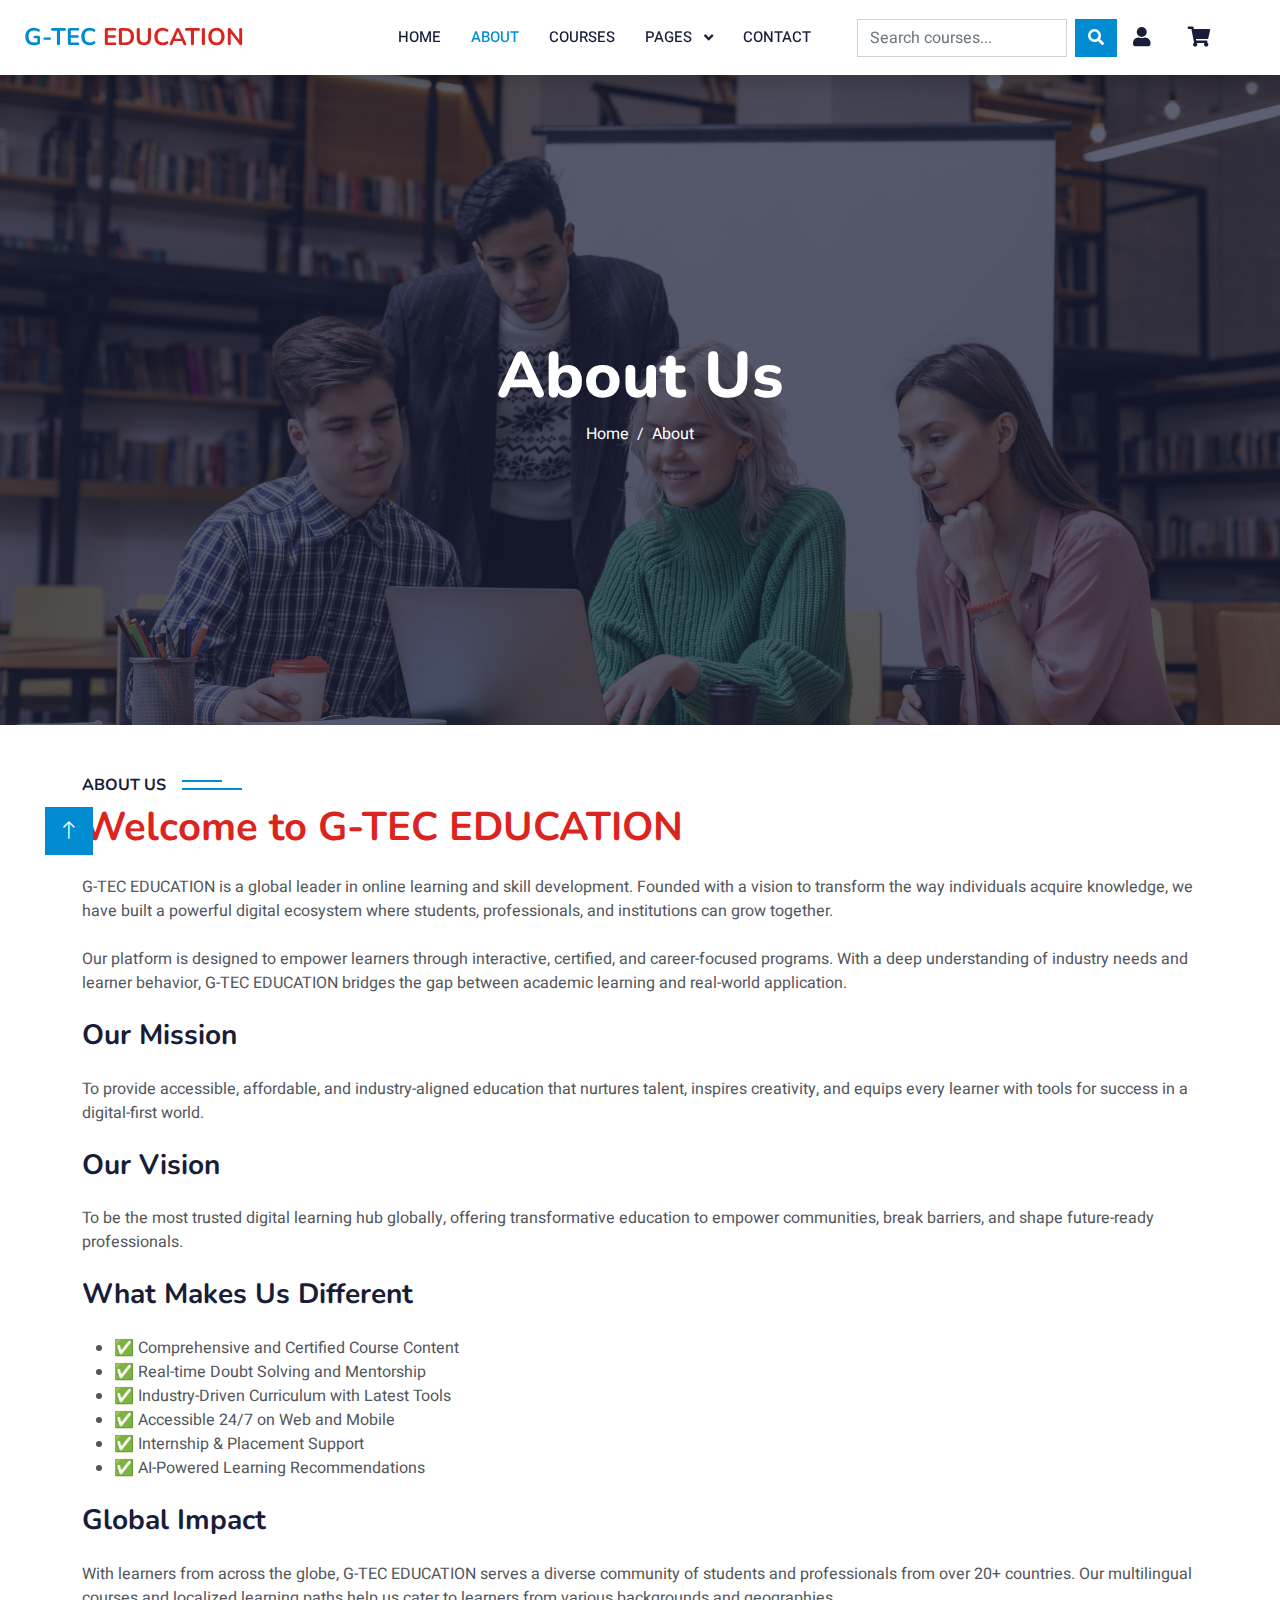
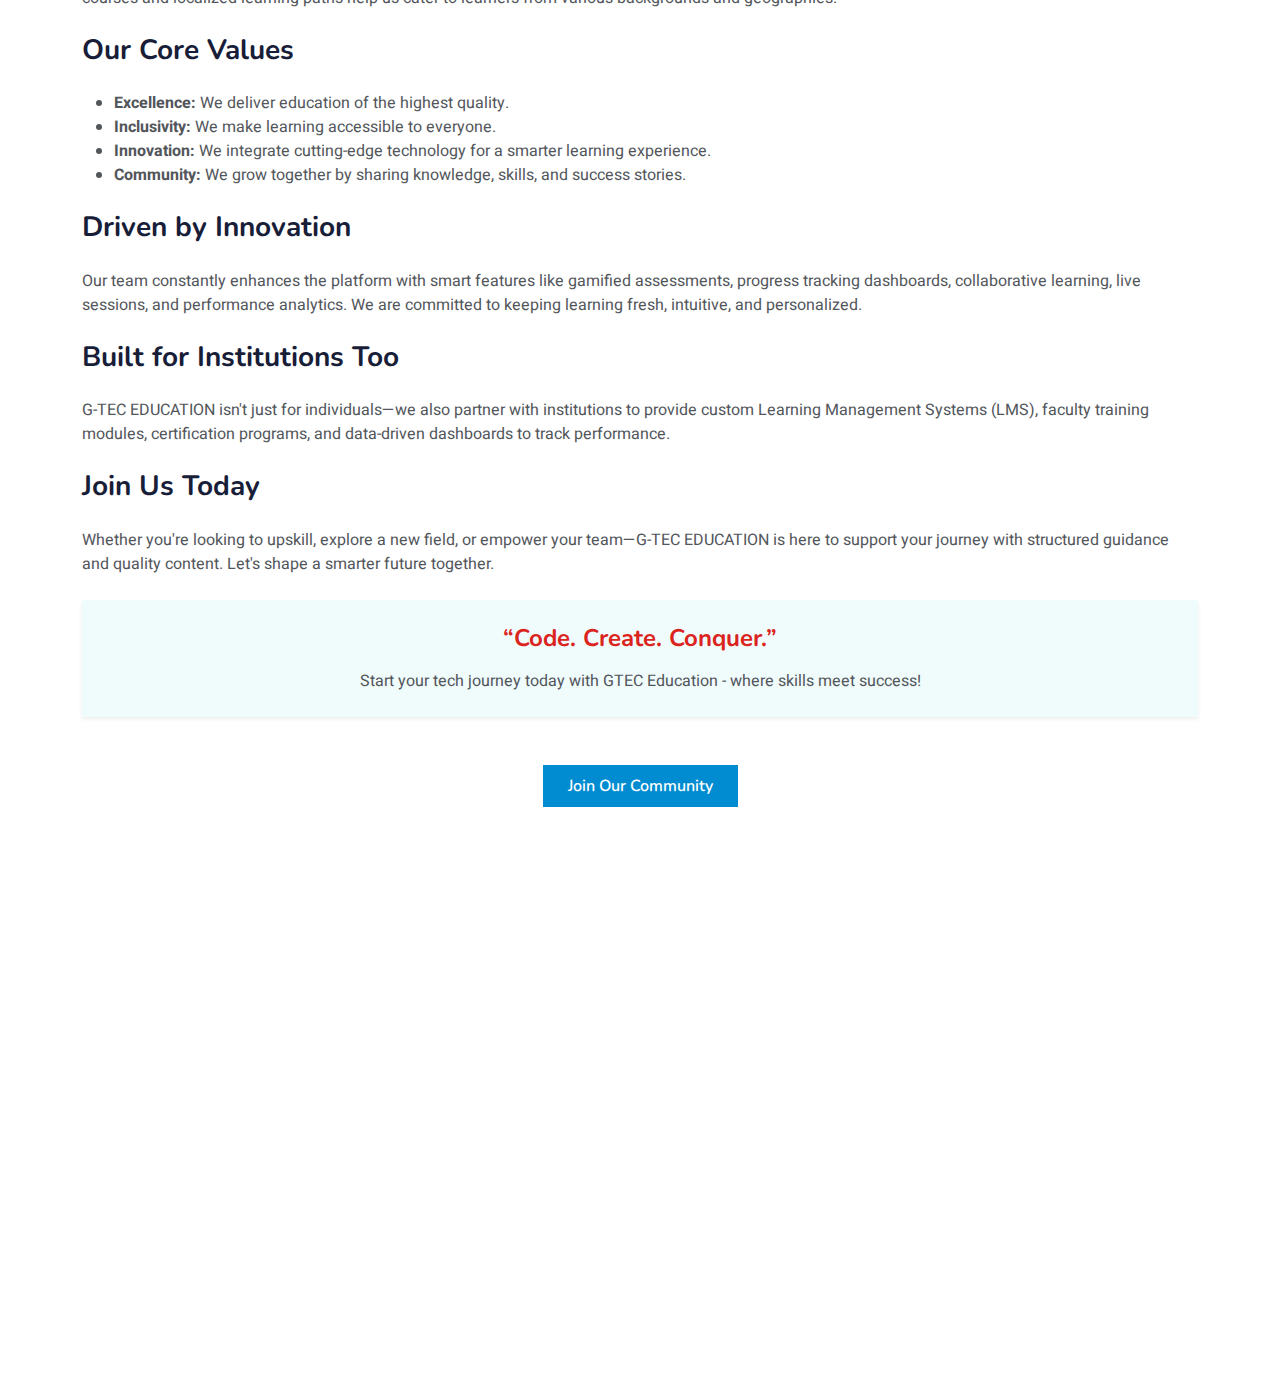
<file: about.html>
<!DOCTYPE html>
<html lang="en">

<head>
    <meta charset="utf-8">
    <title>G-TEC EDUCATION : About Us</title>
    <meta content="width=device-width, initial-scale=1.0" name="viewport">
    <meta content="" name="keywords">
    <meta content="" name="description">

     

    <!-- Google Web Fonts -->
    <link rel="preconnect" href="https://fonts.googleapis.com">
    <link rel="preconnect" href="https://fonts.gstatic.com" crossorigin>
    <link
        href="https://fonts.googleapis.com/css2?family=Heebo:wght@400;500;600&family=Nunito:wght@600;700;800&display=swap"
        rel="stylesheet">

    <!-- Icon Font Stylesheet -->
    <link href="https://cdnjs.cloudflare.com/ajax/libs/font-awesome/5.10.0/css/all.min.css" rel="stylesheet">
    <link href="https://cdn.jsdelivr.net/npm/bootstrap-icons@1.4.1/font/bootstrap-icons.css" rel="stylesheet">

    <!-- Libraries Stylesheet -->
    <link href="lib/animate/animate.min.css" rel="stylesheet">
    <link href="lib/owlcarousel/assets/owl.carousel.min.css" rel="stylesheet">

    <!-- Customized Bootstrap Stylesheet -->
    <link href="css/bootstrap.min.css" rel="stylesheet">

    <!-- Template Stylesheet -->
    <link href="css/style.css" rel="stylesheet">
</head>

<body>
    <!-- Spinner Start -->
<div id="spinner"
class="show bg-white position-fixed translate-middle w-100 vh-100 top-50 start-50 d-flex flex-column align-items-center justify-content-center text-center">
<div class="spinner-border text-primary mb-3" style="width: 3rem; height: 3rem;" role="status">
    <span class="visually-hidden">Loading...</span>
</div>
<h5 class="fw-bold text-primary m-0">G-TEC <span style="color: #db241e;">EDUCATION</span></h5>
</div>
    <!-- Spinner End -->


    <!-- Navbar Start -->
    <nav class="navbar navbar-expand-lg navbar-light bg-white shadow sticky-top p-0">
        <div class="container-fluid px-4">
            <!-- Logo and Brand -->
            <a href="index.html" class="navbar-brand d-flex align-items-center">
                <!-- <img src="img/icon.png" alt="G-TEC Logo" height="50" class="me-2"> -->
                <h1 class="m-0 fw-bold" style="font-size: 24px; color: #018cd1;">
                    G-TEC <span style="color: #db241e;">EDUCATION</span>
                </h1>
            </a>
    
            <!-- Mobile Toggler -->
            <button class="navbar-toggler" type="button" data-bs-toggle="collapse" data-bs-target="#navbarCollapse">
                <span class="navbar-toggler-icon"></span>
            </button>
    
            <!-- Navbar Menu -->
            <div class="collapse navbar-collapse" id="navbarCollapse">
                <!-- Left Menu Items -->
                <ul class="navbar-nav ms-auto mb-2 mb-lg-0">
                    <li class="nav-item">
                        <a class="nav-link active" href="index.html">Home</a>
                    </li>
                    <li class="nav-item">
                        <a class="nav-link" href="about.html">About</a>
                    </li>
                     
                    <li class="nav-item">
                        <a class="nav-link" href="courses.html">Courses</a>
                    </li>
                    <li class="nav-item dropdown">
                        <a class="nav-link dropdown-toggle" href="#" id="pagesDropdown" role="button" data-bs-toggle="dropdown" aria-expanded="false">
                            Pages
                        </a>
                        <ul class="dropdown-menu" aria-labelledby="pagesDropdown">
                            <li><a class="dropdown-item" href="team.html">Our Team</a></li>
                            <li><a class="dropdown-item" href="testimonial.html">Testimonial</a></li>
                            <li><a class="dropdown-item" href="instructor.html">Apply for Instructor</a></li>
                        </ul>
                    </li>
                    <li class="nav-item">
                        <a class="nav-link" href="contact.html">Contact</a>
                    </li>
                </ul>
    
                <!-- Search Bar -->
                <form class="d-flex mx-lg-3 my-2 my-lg-0" role="search">
                    <input class="form-control me-2" type="search" placeholder="Search courses..." aria-label="Search">
                   <button class="btn btn-primary" type="submit"><i class="fa fa-search"></i></button>
                </form>
    
                <!-- Right Icons -->
                <ul class="navbar-nav mb-2 mb-lg-0 d-flex align-items-center">
                    <li class="nav-item me-2">
                        <a class="nav-link" href="login.html" title="Login">
                            <i class="fa fa-user fa-lg"></i>
                        </a>
                    </li>
                    <li class="nav-item me-3">
                        <a class="nav-link" href="#" title="Cart">
                            <i class="fa fa-shopping-cart fa-lg"></i>
                        </a>
                    </li>
                    <li class="nav-item">
                        <div id="google_translate_element"></div>
                    </li>
                </ul>
            </div>
        </div>
    </nav>
    <!-- Navbar End -->

<!-- Header Start -->
<div class="container-fluid bg-primary page-header d-flex align-items-center" style="min-height: 650px;">
    <div class="container text-center">
        <h1 class="display-3 text-white animated slideInDown">About Us</h1>
        <nav aria-label="breadcrumb">
            <ol class="breadcrumb justify-content-center">
                <li class="breadcrumb-item"><a class="text-white" href="index.html">Home</a></li>
                <li class="breadcrumb-item text-white active" aria-current="page">About</li>
            </ol>
        </nav>
    </div>
</div>

<!-- Header End -->

<!-- About Start -->
<div class="container-xxl py-5">
    <div class="container">
        <div class="row g-5">
            <div class="col-lg-12 wow fadeInUp" data-wow-delay="0.3s">
                <h6 class="section-title bg-white text-start pe-3">About Us</h6>
                <h1 class="mb-4" style="color: #db241e;">Welcome to G-TEC EDUCATION</h1>

                <p class="mb-4">
                    G-TEC EDUCATION is a global leader in online learning and skill development. Founded with a vision to transform the way individuals acquire knowledge, we have built a powerful digital ecosystem where students, professionals, and institutions can grow together.
                </p>

                <p class="mb-4">
                    Our platform is designed to empower learners through interactive, certified, and career-focused programs. With a deep understanding of industry needs and learner behavior, G-TEC EDUCATION bridges the gap between academic learning and real-world application.
                </p>

                <h3 class="mb-4">Our Mission</h3>
                <p class="mb-4">
                    To provide accessible, affordable, and industry-aligned education that nurtures talent, inspires creativity, and equips every learner with tools for success in a digital-first world.
                </p>

                <h3 class="mb-4">Our Vision</h3>
                <p class="mb-4">
                    To be the most trusted digital learning hub globally, offering transformative education to empower communities, break barriers, and shape future-ready professionals.
                </p>

                <h3 class="mb-4">What Makes Us Different</h3>
                <ul class="mb-4">
                    <li>✅ Comprehensive and Certified Course Content</li>
                    <li>✅ Real-time Doubt Solving and Mentorship</li>
                    <li>✅ Industry-Driven Curriculum with Latest Tools</li>
                    <li>✅ Accessible 24/7 on Web and Mobile</li>
                    <li>✅ Internship & Placement Support</li>
                    <li>✅ AI-Powered Learning Recommendations</li>
                </ul>

                <h3 class="mb-4">Global Impact</h3>
                <p class="mb-4">
                    With learners from across the globe, G-TEC EDUCATION serves a diverse community of students and professionals from over 20+ countries. Our multilingual courses and localized learning paths help us cater to learners from various backgrounds and geographies.
                </p>

                <h3 class="mb-4">Our Core Values</h3>
                <ul class="mb-4">
                    <li><strong>Excellence:</strong> We deliver education of the highest quality.</li>
                    <li><strong>Inclusivity:</strong> We make learning accessible to everyone.</li>
                    <li><strong>Innovation:</strong> We integrate cutting-edge technology for a smarter learning experience.</li>
                    <li><strong>Community:</strong> We grow together by sharing knowledge, skills, and success stories.</li>
                </ul>

                <h3 class="mb-4">Driven by Innovation</h3>
                <p class="mb-4">
                    Our team constantly enhances the platform with smart features like gamified assessments, progress tracking dashboards, collaborative learning, live sessions, and performance analytics. We are committed to keeping learning fresh, intuitive, and personalized.
                </p>

                <h3 class="mb-4">Built for Institutions Too</h3>
                <p class="mb-4">
                    G-TEC EDUCATION isn't just for individuals—we also partner with institutions to provide custom Learning Management Systems (LMS), faculty training modules, certification programs, and data-driven dashboards to track performance.
                </p>

                <h3 class="mb-4">Join Us Today</h3>
                <p class="mb-4">
                    Whether you're looking to upskill, explore a new field, or empower your team—G-TEC EDUCATION is here to support your journey with structured guidance and quality content. Let's shape a smarter future together.
                </p>

                <div class="bg-light p-4 rounded my-4 text-center shadow-sm">
                    <h4 class="mb-3" style="color: #db241e;">“Code. Create. Conquer.”</h4>
                    <p class="mb-0">Start your tech journey today with GTEC Education - where skills meet success!</p>
                </div>
                <!-- NEW: Call to Action -->
                <div class="text-center mt-5">
                    <a href="contact.html" class="btn btn-primary px-4 py-2">Join Our Community</a>
                </div>
            </div>
        </div>
    </div>
</div>
<!-- About End -->



    <!-- Footer Start -->
    <div class="container-fluid bg-dark text-light footer pt-5 mt-5 wow fadeIn" data-wow-delay="0.1s">
        <div class="container py-5">
            <div class="row g-5">
                <!-- Quick Links -->
                <div class="col-lg-4 col-md-6">
                    <h4 class="text-white mb-3">Quick Link</h4>
                    <p><a class="text-light" href="about.html">About Us</a></p>
                    <p><a class="text-light" href="contact.html">Contact Us</a></p>
                    <p><a class="text-light" href="#">Privacy Policy</a></p>
                    <p><a class="text-light" href="#">Terms & Condition</a></p>
                    <p><a class="text-light" href="#">FAQs & Help</a></p>
                </div>
    
                <!-- Contact Info -->
                <div class="col-lg-4 col-md-6">
                    <h4 class="text-white mb-3">Contact</h4>
                    <p class="mb-2"><i class="fa fa-map-marker-alt me-3"></i>No 95 A-2, 2nd Floor, KRS Building, Hopes, Avinashi Rd, Tamil Nadu 641004</p>
                    <p class="mb-2"><i class="fa fa-building me-3"></i>G-TEC COMPUTER EDUCATION HOPE COLLEGE</p>
                    <p class="mb-2"><i class="fa fa-phone-alt me-3"></i>+91 8683045908</p>
                    <p class="mb-2"><i class="fa fa-envelope me-3"></i>secretcoder@gmail.com</p>
                    <div class="d-flex pt-2">
                        <a class="btn btn-outline-light btn-social" href="#"><i class="fab fa-twitter"></i></a>
                        <a class="btn btn-outline-light btn-social" href="#"><i class="fab fa-facebook-f"></i></a>
                        <a class="btn btn-outline-light btn-social" href="#"><i class="fab fa-youtube"></i></a>
                        <a class="btn btn-outline-light btn-social" href="#"><i class="fab fa-linkedin-in"></i></a>
                    </div>
                </div>
    
                <!-- Newsletter -->
                <div class="col-lg-4 col-md-6">
                    <h4 class="text-white mb-3">Subscribe to our Newsletter</h4>
                    <p>Subscribe now and join our growing community of learners committed to lifelong education!</p>
                    <div class="position-relative mx-auto" style="max-width: 400px;">
                        <form action="#">
                            <input class="form-control border-0 w-100 py-3 ps-4 pe-5" type="email" placeholder="Your email" required>
                            <button type="submit" class="btn btn-primary py-2 position-absolute top-0 end-0 mt-2 me-2">
                                <a href="mailto:keertidvcorai@gmail.com" class="text-white text-decoration-none">Subscribe</a>
                            </button>
                        </form>
                    </div>
                </div>
            </div>
        </div>
    
        <!-- Footer Bottom -->
        <div class="container">
            <div class="copyright">
                <div class="row">
                    <div class="col-md-6 text-center text-md-start mb-3 mb-md-0">
                        &copy; <a class="border-bottom text-white" href="index.html">G-TEC COMPUTER EDUCATION HOPE COLLEGE</a>, All Rights Reserved.
                    </div>
                </div>
            </div>
        </div>
    </div>
    <!-- Footer End -->


    <!-- Back to Top -->
    <a href="#" class="btn btn-lg btn-primary btn-lg-square back-to-top"><i class="bi bi-arrow-up"></i></a>


    <!-- JavaScript Libraries -->
    <script src="https://code.jquery.com/jquery-3.4.1.min.js"></script>
    <script src="https://cdn.jsdelivr.net/npm/bootstrap@5.0.0/dist/js/bootstrap.bundle.min.js"></script>
    <script src="lib/wow/wow.min.js"></script>
    <script src="lib/easing/easing.min.js"></script>
    <script src="lib/waypoints/waypoints.min.js"></script>
    <script src="lib/owlcarousel/owl.carousel.min.js"></script>


    <!-- Template Javascript -->
    <script src="js/main.js"></script>
</body>

</html>
</file>
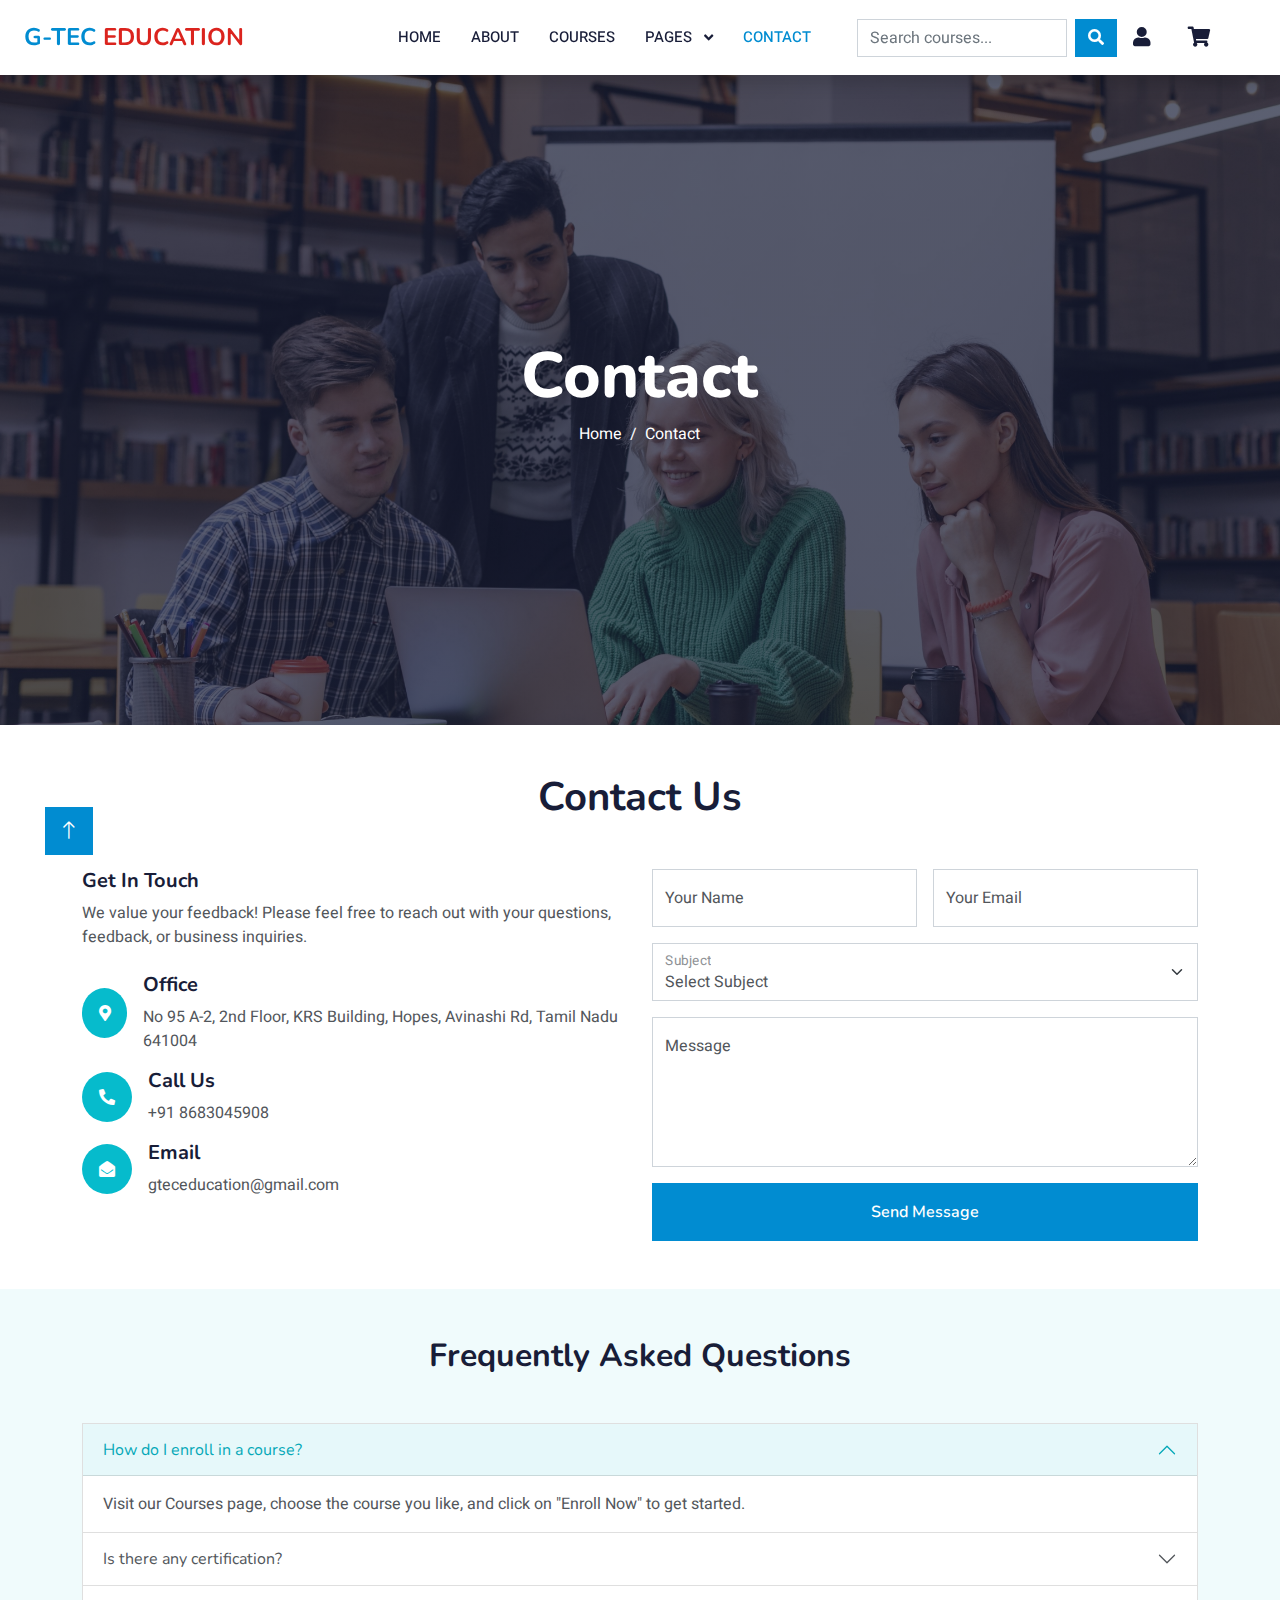
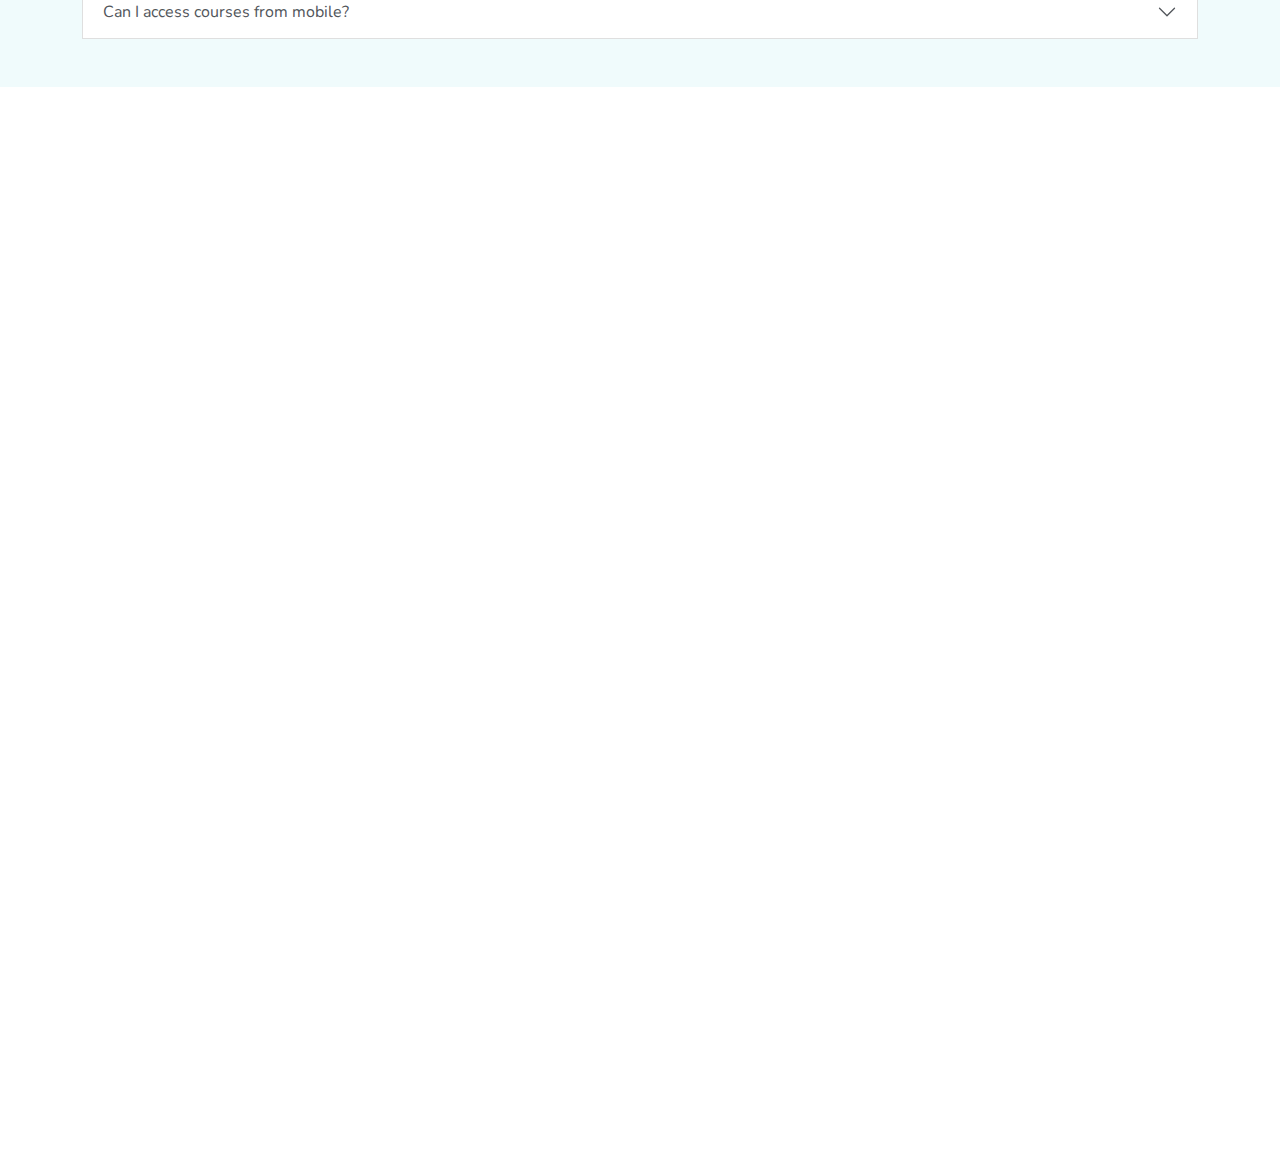
<file: contact.html>
<!DOCTYPE html>
<html lang="en">

<head>
    <meta charset="utf-8">
    <title>G-TEC EDUCATION : Contact</title>
    <meta content="width=device-width, initial-scale=1.0" name="viewport">
    <meta content="" name="keywords">
    <meta content="" name="description">

     

    <!-- Google Web Fonts -->
    <link rel="preconnect" href="https://fonts.googleapis.com">
    <link rel="preconnect" href="https://fonts.gstatic.com" crossorigin>
    <link
        href="https://fonts.googleapis.com/css2?family=Heebo:wght@400;500;600&family=Nunito:wght@600;700;800&display=swap"
        rel="stylesheet">

    <!-- Icon Font Stylesheet -->
    <link href="https://cdnjs.cloudflare.com/ajax/libs/font-awesome/5.10.0/css/all.min.css" rel="stylesheet">
    <link href="https://cdn.jsdelivr.net/npm/bootstrap-icons@1.4.1/font/bootstrap-icons.css" rel="stylesheet">

    <!-- Libraries Stylesheet -->
    <link href="lib/animate/animate.min.css" rel="stylesheet">
    <link href="lib/owlcarousel/assets/owl.carousel.min.css" rel="stylesheet">

    <!-- Customized Bootstrap Stylesheet -->
    <link href="css/bootstrap.min.css" rel="stylesheet">

    <!-- Template Stylesheet -->
    <link href="css/style.css" rel="stylesheet">
</head>

<body>
    <body>
        <!-- Spinner Start -->
        <div id="spinner"
        class="show bg-white position-fixed translate-middle w-100 vh-100 top-50 start-50 d-flex flex-column align-items-center justify-content-center text-center">
        <div class="spinner-border text-primary mb-3" style="width: 3rem; height: 3rem;" role="status">
            <span class="visually-hidden">Loading...</span>
        </div>
        <h5 class="fw-bold text-primary m-0">G-TEC <span style="color: #db241e;">EDUCATION</span></h5>
        </div>
        <!-- Spinner End -->
    
        <!-- Navbar Start -->
        <nav class="navbar navbar-expand-lg navbar-light bg-white shadow sticky-top p-0">
            <div class="container-fluid px-4">
                <!-- Logo and Brand -->
                <a href="index.html" class="navbar-brand d-flex align-items-center">
                    <!-- <img src="img/icon.png" alt="G-TEC Logo" height="50" class="me-2"> -->
                    <h1 class="m-0 fw-bold" style="font-size: 24px; color: #018cd1;">
                        G-TEC <span style="color: #db241e;">EDUCATION</span>
                    </h1>
                </a>
        
                <!-- Mobile Toggler -->
                <button class="navbar-toggler" type="button" data-bs-toggle="collapse" data-bs-target="#navbarCollapse">
                    <span class="navbar-toggler-icon"></span>
                </button>
        
                <!-- Navbar Menu -->
                <div class="collapse navbar-collapse" id="navbarCollapse">
                    <!-- Left Menu Items -->
                    <ul class="navbar-nav ms-auto mb-2 mb-lg-0">
                        <li class="nav-item">
                            <a class="nav-link active" href="index.html">Home</a>
                        </li>
                        <li class="nav-item">
                            <a class="nav-link" href="about.html">About</a>
                        </li>
                        <li class="nav-item">
                            <a class="nav-link" href="courses.html">Courses</a>
                        </li>
                        <li class="nav-item dropdown">
                            <a class="nav-link dropdown-toggle" href="#" id="pagesDropdown" role="button" data-bs-toggle="dropdown" aria-expanded="false">
                                Pages
                            </a>
                            <ul class="dropdown-menu" aria-labelledby="pagesDropdown">
                                <li><a class="dropdown-item" href="team.html">Our Team</a></li>
                                <li><a class="dropdown-item" href="testimonial.html">Testimonial</a></li>
                                <li><a class="dropdown-item" href="instructor.html">Apply for Instructor</a></li>
                            </ul>
                        </li>
                        <li class="nav-item">
                            <a class="nav-link" href="contact.html">Contact</a>
                        </li>
                    </ul>
        
                    <!-- Search Bar -->
                    <form class="d-flex mx-lg-3 my-2 my-lg-0" role="search">
                        <input class="form-control me-2" type="search" placeholder="Search courses..." aria-label="Search">
                       <button class="btn btn-primary" type="submit"><i class="fa fa-search"></i></button>
                    </form>
        
                    <!-- Right Icons -->
                    <ul class="navbar-nav mb-2 mb-lg-0 d-flex align-items-center">
                        <li class="nav-item me-2">
                            <a class="nav-link" href="login.html" title="Login">
                                <i class="fa fa-user fa-lg"></i>
                            </a>
                        </li>
                        <li class="nav-item me-3">
                            <a class="nav-link" href="#" title="Cart">
                                <i class="fa fa-shopping-cart fa-lg"></i>
                            </a>
                        </li>
                        <li class="nav-item">
                            <div id="google_translate_element"></div>
                        </li>
                    </ul>
                </div>
            </div>
        </nav>
        <!-- Navbar End -->
    
        <!-- Header Start -->
        <div class="container-fluid bg-primary page-header d-flex align-items-center" style="min-height: 650px;">
            <div class="container py-5">
                <div class="row justify-content-center">
                    <div class="col-lg-10 text-center">
                        <h1 class="display-3 text-white animated slideInDown">Contact</h1>
                        <nav aria-label="breadcrumb">
                            <ol class="breadcrumb justify-content-center">
                                <li class="breadcrumb-item"><a class="text-white" href="index.html">Home</a></li>
                                <li class="breadcrumb-item text-white active" aria-current="page">Contact</li>
                            </ol>
                        </nav>
                    </div>
                </div>
            </div>
        </div>
        <!-- Header End -->
    
        <!-- Contact Info + Form -->
        <div class="container-xxl py-5">
            <div class="container">
                <div class="text-center wow fadeInUp" data-wow-delay="0.1s">
                    <h1 class="mb-5 bg-white text-center px-3">Contact Us</h1>
                </div>
                <div class="row g-4">
                    <div class="col-lg-6 col-md-6 wow fadeInUp" data-wow-delay="0.1s">
                        <h5>Get In Touch</h5>
                        <p class="mb-4">We value your feedback! Please feel free to reach out with your questions, feedback, or business inquiries.</p>
                        <div class="mb-3 d-flex align-items-center">
                            <div class="bg-primary text-white d-flex align-items-center justify-content-center rounded-circle" style="width: 50px; height: 50px;"><i class="fa fa-map-marker-alt"></i></div>
                            <div class="ms-3">
                                <h5>Office</h5>
                                <p class="mb-0">No 95 A-2, 2nd Floor, KRS Building, Hopes, Avinashi Rd, Tamil Nadu 641004</p>
                            </div>
                        </div>
                        <div class="mb-3 d-flex align-items-center">
                            <div class="bg-primary text-white d-flex align-items-center justify-content-center rounded-circle" style="width: 50px; height: 50px;"><i class="fa fa-phone-alt"></i></div>
                            <div class="ms-3">
                                <h5>Call Us</h5>
                                <p class="mb-0">+91 8683045908</p>
                            </div>
                        </div>
                        <div class="d-flex align-items-center">
                            <div class="bg-primary text-white d-flex align-items-center justify-content-center rounded-circle" style="width: 50px; height: 50px;"><i class="fa fa-envelope-open"></i></div>
                            <div class="ms-3">
                                <h5>Email</h5>
                                <p class="mb-0">gteceducation@gmail.com</p>
                            </div>
                        </div>
                    </div>
    
                    <div class="col-lg-6 col-md-12 wow fadeInUp" data-wow-delay="0.5s">
                        <form>
                            <div class="row g-3">
                                <div class="col-md-6">
                                    <div class="form-floating">
                                        <input type="text" class="form-control" id="name" required placeholder="Your Name">
                                        <label for="name">Your Name</label>
                                    </div>
                                </div>
                                <div class="col-md-6">
                                    <div class="form-floating">
                                        <input type="email" class="form-control" id="email" required placeholder="Your Email">
                                        <label for="email">Your Email</label>
                                    </div>
                                </div>
                                <div class="col-12">
                                    <div class="form-floating">
                                        <select class="form-select" id="subject" required>
                                            <option value="" disabled selected>Select Subject</option>
                                            <option>General Inquiry</option>
                                            <option>Course Related</option>
                                            <option>Technical Support</option>
                                            <option>Feedback</option>
                                        </select>
                                        <label for="subject">Subject</label>
                                    </div>
                                </div>
                                <div class="col-12">
                                    <div class="form-floating">
                                        <textarea class="form-control" placeholder="Leave a message here" id="message" style="height: 150px" required></textarea>
                                        <label for="message">Message</label>
                                    </div>
                                </div>
                                <div class="col-12">
                                    <a href="mailto:keertidvcorai@gmail.com" class="btn btn-primary w-100 py-3">Send Message</a>
                                </div>
                            </div>
                        </form>
                    </div>
                </div>
            </div>
        </div>
    
        <!-- FAQ Section -->
        <div class="container-xxl py-5 bg-light">
            <div class="container">
                <div class="text-center mb-5">
                    <h2 class="fw-bold">Frequently Asked Questions</h2>
                </div>
                <div class="accordion" id="faqAccordion">
                    <div class="accordion-item">
                        <h2 class="accordion-header" id="faq1">
                            <button class="accordion-button" type="button" data-bs-toggle="collapse" data-bs-target="#collapse1">How do I enroll in a course?</button>
                        </h2>
                        <div id="collapse1" class="accordion-collapse collapse show" data-bs-parent="#faqAccordion">
                            <div class="accordion-body">Visit our Courses page, choose the course you like, and click on "Enroll Now" to get started.</div>
                        </div>
                    </div>
                    <div class="accordion-item">
                        <h2 class="accordion-header" id="faq2">
                            <button class="accordion-button collapsed" type="button" data-bs-toggle="collapse" data-bs-target="#collapse2">Is there any certification?</button>
                        </h2>
                        <div id="collapse2" class="accordion-collapse collapse" data-bs-parent="#faqAccordion">
                            <div class="accordion-body">Yes! After completing a course, you will receive a free e-certificate from Secret Coder.</div>
                        </div>
                    </div>
                    <div class="accordion-item">
                        <h2 class="accordion-header" id="faq3">
                            <button class="accordion-button collapsed" type="button" data-bs-toggle="collapse" data-bs-target="#collapse3">Can I access courses from mobile?</button>
                        </h2>
                        <div id="collapse3" class="accordion-collapse collapse" data-bs-parent="#faqAccordion">
                            <div class="accordion-body">Absolutely! Our platform is fully responsive and works across all devices.</div>
                        </div>
                    </div>
                </div>
            </div>
        </div>
    
        <!-- Map Section -->
        <div class="container-xxl px-0 my-5">
            <div class="w-100" style="height: 500px;">
                <iframe class="w-100 h-100" src="https://www.google.com/maps/embed?pb=!1m18!1m12!1m3!1d3916.166584963249!2d77.01753317570527!3d11.02612525453699!2m3!1f0!2f0!3f0!3m2!1i1024!2i768!4f13.1!3m3!1m2!1s0x3ba857b7a01e7261%3A0x325e9e5f2296dc0a!2sG-TEC%20COMPUTER%20EDUCATION%20HOPE%20COLLEGE!5e0!3m2!1sen!2sin!4v1744020152285!5m2!1sen!2sin" width="600" height="450" style="border:0;" frameborder="0" allowfullscreen="" loading="lazy" referrerpolicy="no-referrer-when-downgrade"></iframe>
            </div>
        </div>


    <!-- Footer Start -->
    <div class="container-fluid bg-dark text-light footer pt-5 mt-5 wow fadeIn" data-wow-delay="0.1s">
        <div class="container py-5">
            <div class="row g-5">
                <!-- Quick Links -->
                <div class="col-lg-4 col-md-6">
                    <h4 class="text-white mb-3">Quick Link</h4>
                    <p><a class="text-light" href="about.html">About Us</a></p>
                    <p><a class="text-light" href="contact.html">Contact Us</a></p>
                    <p><a class="text-light" href="#">Privacy Policy</a></p>
                    <p><a class="text-light" href="#">Terms & Condition</a></p>
                    <p><a class="text-light" href="#">FAQs & Help</a></p>
                </div>
    
                <!-- Contact Info -->
                <div class="col-lg-4 col-md-6">
                    <h4 class="text-white mb-3">Contact</h4>
                    <p class="mb-2"><i class="fa fa-map-marker-alt me-3"></i>No 95 A-2, 2nd Floor, KRS Building, Hopes, Avinashi Rd, Tamil Nadu 641004</p>
                    <p class="mb-2"><i class="fa fa-building me-3"></i>G-TEC COMPUTER EDUCATION HOPE COLLEGE</p>
                    <p class="mb-2"><i class="fa fa-phone-alt me-3"></i>+91 8683045908</p>
                    <p class="mb-2"><i class="fa fa-envelope me-3"></i>secretcoder@gmail.com</p>
                    <div class="d-flex pt-2">
                        <a class="btn btn-outline-light btn-social" href="#"><i class="fab fa-twitter"></i></a>
                        <a class="btn btn-outline-light btn-social" href="#"><i class="fab fa-facebook-f"></i></a>
                        <a class="btn btn-outline-light btn-social" href="#"><i class="fab fa-youtube"></i></a>
                        <a class="btn btn-outline-light btn-social" href="#"><i class="fab fa-linkedin-in"></i></a>
                    </div>
                </div>
    
                <!-- Newsletter -->
                <div class="col-lg-4 col-md-6">
                    <h4 class="text-white mb-3">Subscribe to our Newsletter</h4>
                    <p>Subscribe now and join our growing community of learners committed to lifelong education!</p>
                    <div class="position-relative mx-auto" style="max-width: 400px;">
                        <form action="#">
                            <input class="form-control border-0 w-100 py-3 ps-4 pe-5" type="email" placeholder="Your email" required>
                            <button type="submit" class="btn btn-primary py-2 position-absolute top-0 end-0 mt-2 me-2">
                                <a href="mailto:keertidvcorai@gmail.com" class="text-white text-decoration-none">Subscribe</a>
                            </button>
                        </form>
                    </div>
                </div>
            </div>
        </div>
    
        <!-- Footer Bottom -->
        <div class="container">
            <div class="copyright">
                <div class="row">
                    <div class="col-md-6 text-center text-md-start mb-3 mb-md-0">
                        &copy; <a class="border-bottom text-white" href="index.html">G-TEC COMPUTER EDUCATION HOPE COLLEGE</a>, All Rights Reserved.
                    </div>
                </div>
            </div>
        </div>
    </div>
    <!-- Footer End -->


    <!-- Back to Top -->
    <a href="#" class="btn btn-lg btn-primary btn-lg-square back-to-top"><i class="bi bi-arrow-up"></i></a>


    <!-- JavaScript Libraries -->
    <script src="https://code.jquery.com/jquery-3.4.1.min.js"></script>
    <script src="https://cdn.jsdelivr.net/npm/bootstrap@5.0.0/dist/js/bootstrap.bundle.min.js"></script>
    <script src="lib/wow/wow.min.js"></script>
    <script src="lib/easing/easing.min.js"></script>
    <script src="lib/waypoints/waypoints.min.js"></script>
    <script src="lib/owlcarousel/owl.carousel.min.js"></script>

    <!-- Template Javascript -->
    <script src="js/main.js"></script>
</body>

</html>
</file>
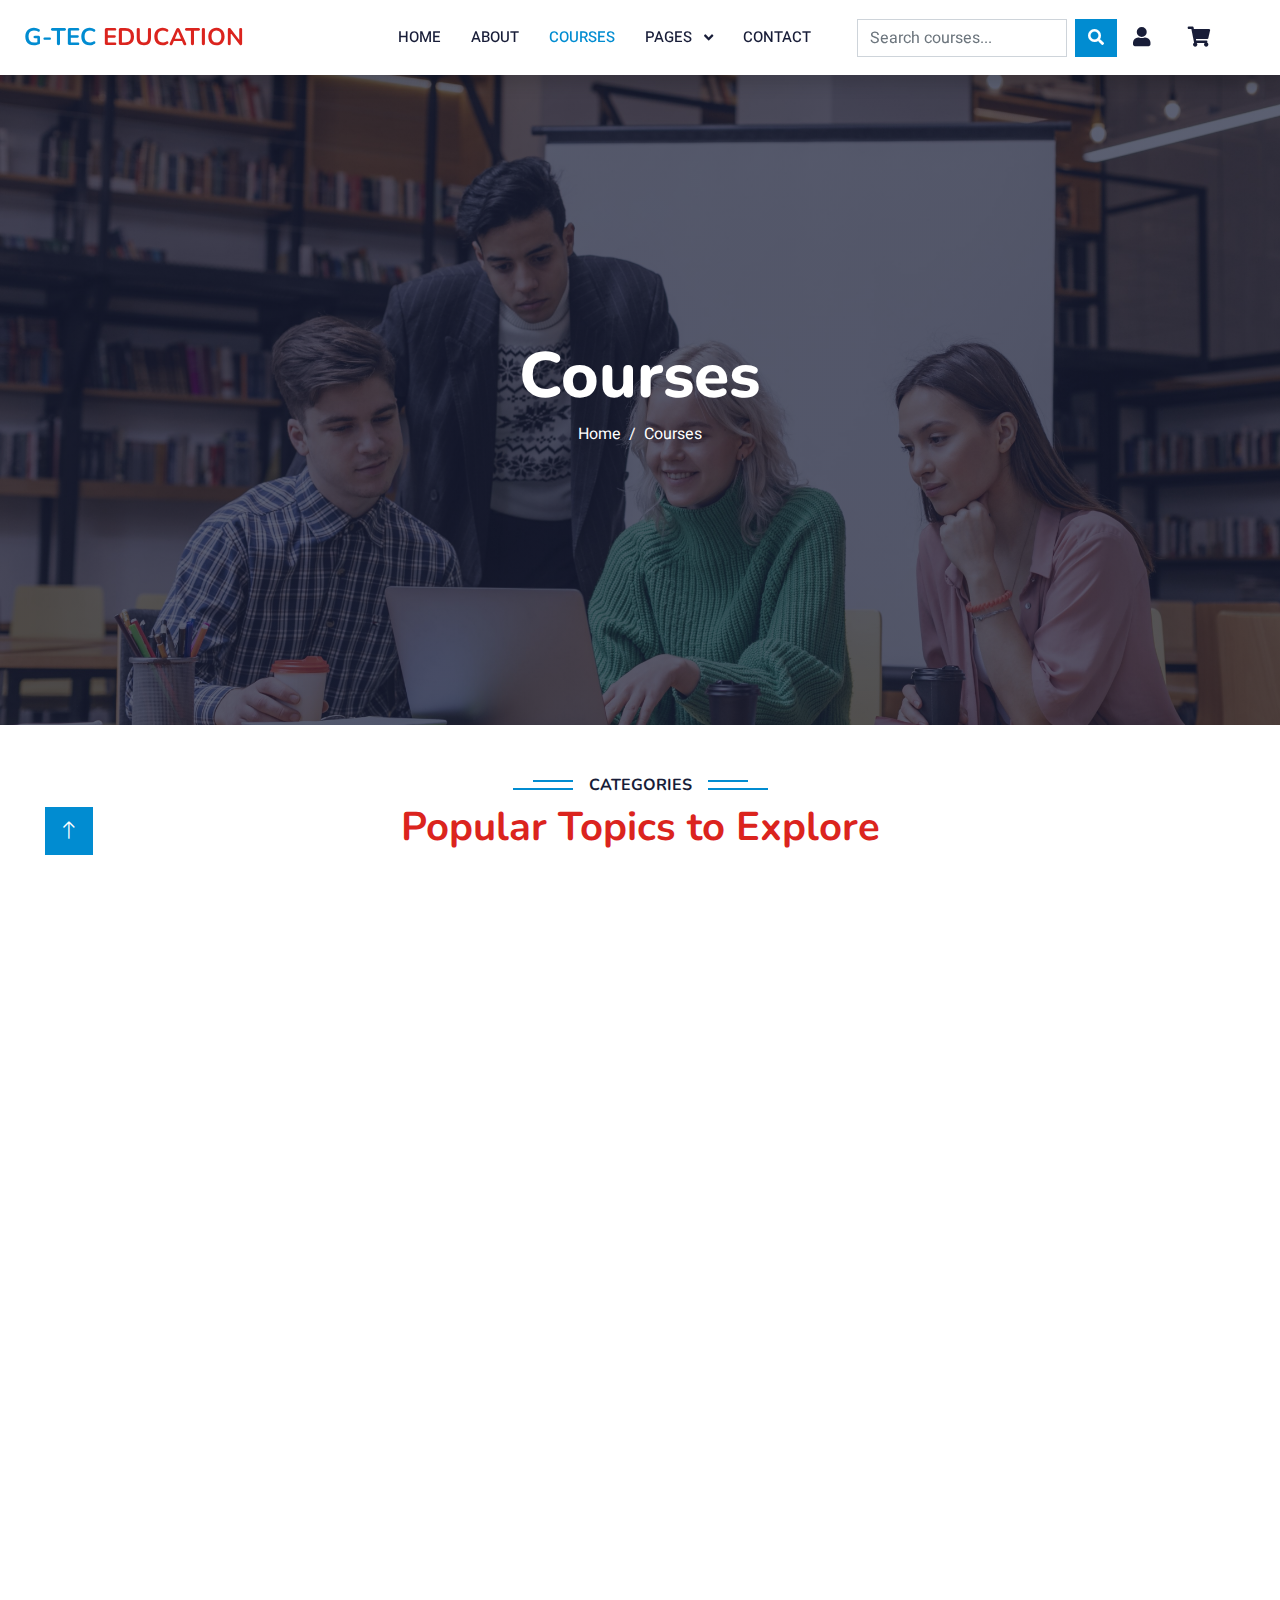
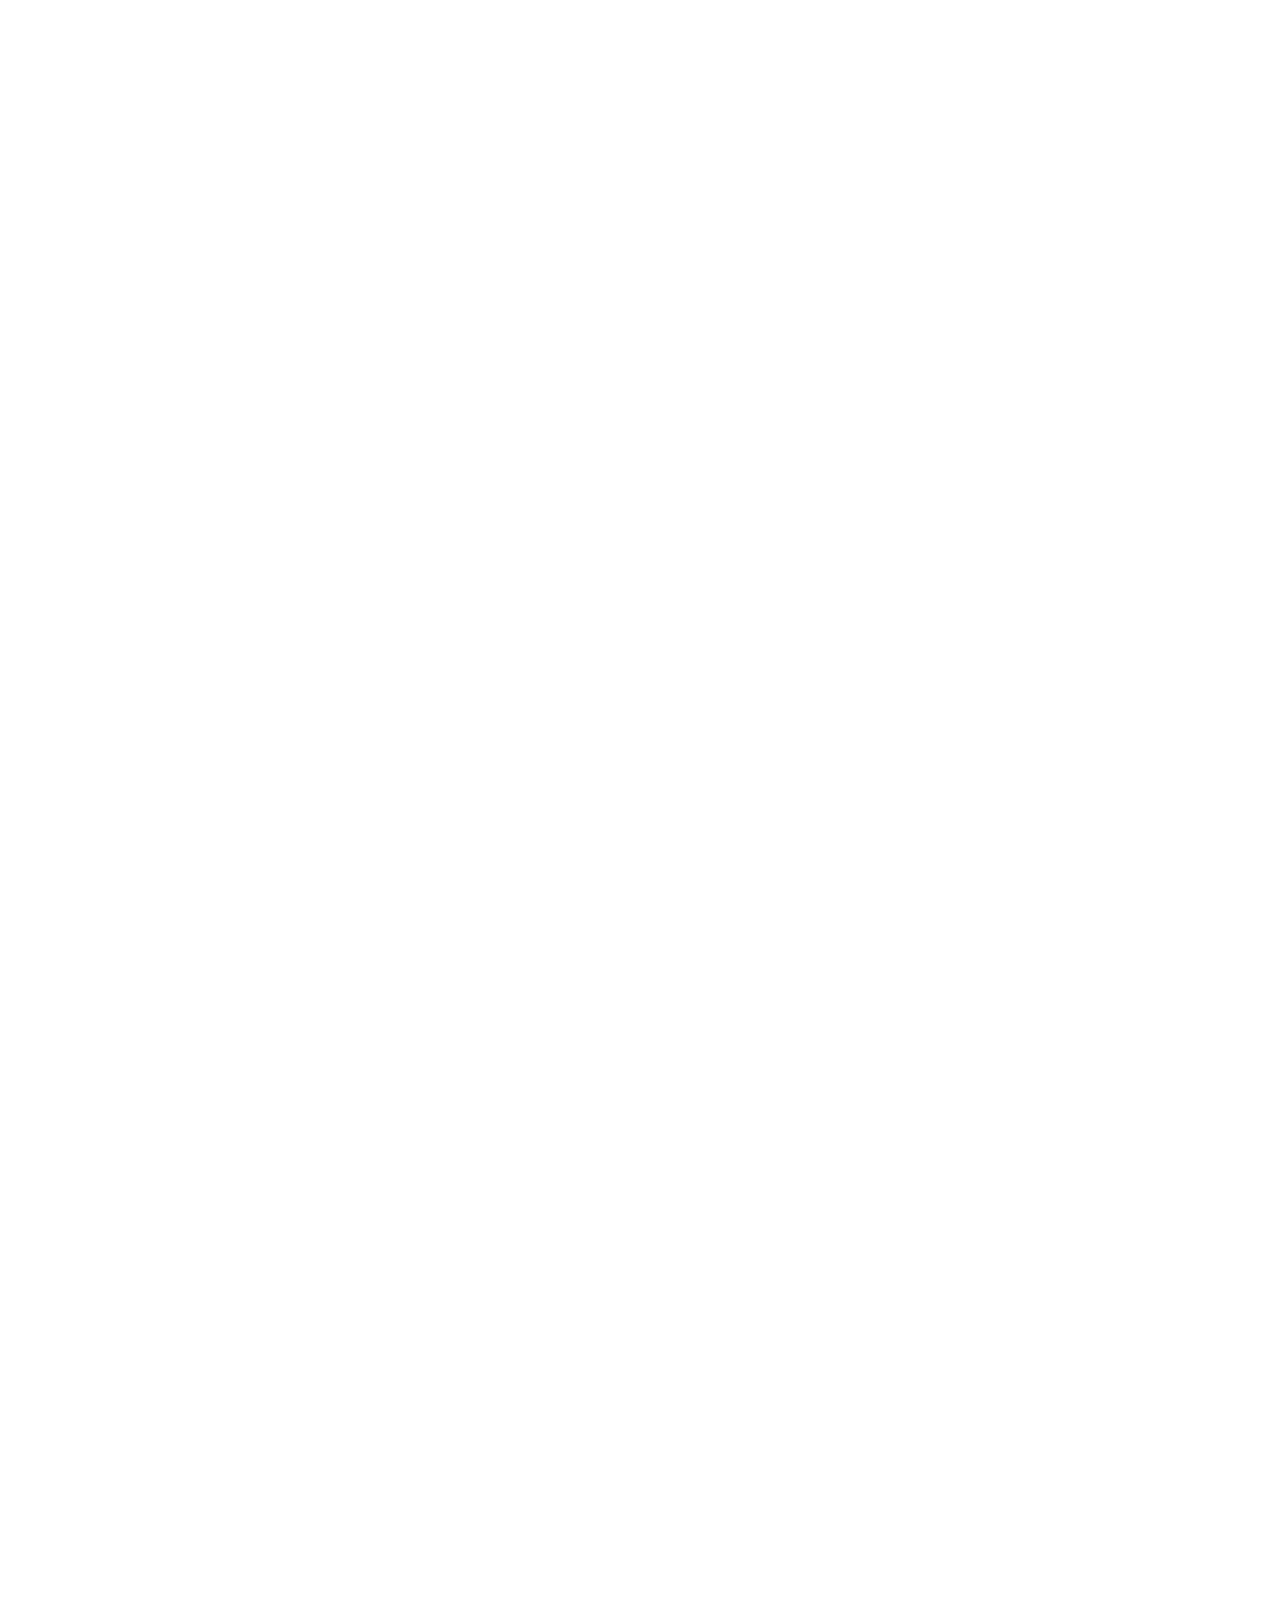
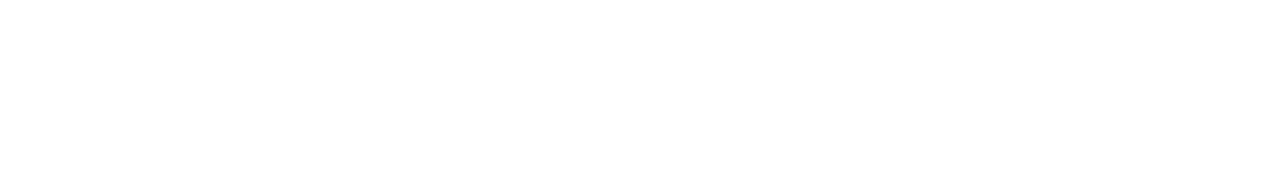
<file: courses.html>
<!DOCTYPE html>
<html lang="en">

<head>
    <meta charset="utf-8">
    <title>G-TEC EDUCATION : Courses</title>
    <meta content="width=device-width, initial-scale=1.0" name="viewport">
    <meta content="" name="keywords">
    <meta content="" name="description">

     

    <!-- Google Web Fonts -->
    <link rel="preconnect" href="https://fonts.googleapis.com">
    <link rel="preconnect" href="https://fonts.gstatic.com" crossorigin>
    <link
        href="https://fonts.googleapis.com/css2?family=Heebo:wght@400;500;600&family=Nunito:wght@600;700;800&display=swap"
        rel="stylesheet">

    <!-- Icon Font Stylesheet -->
    <link href="https://cdnjs.cloudflare.com/ajax/libs/font-awesome/5.10.0/css/all.min.css" rel="stylesheet">
    <link href="https://cdn.jsdelivr.net/npm/bootstrap-icons@1.4.1/font/bootstrap-icons.css" rel="stylesheet">

    <!-- Libraries Stylesheet -->
    <link href="lib/animate/animate.min.css" rel="stylesheet">
    <link href="lib/owlcarousel/assets/owl.carousel.min.css" rel="stylesheet">

    <!-- Customized Bootstrap Stylesheet -->
    <link href="css/bootstrap.min.css" rel="stylesheet">

    <!-- Template Stylesheet -->
    <link href="css/style.css" rel="stylesheet">

</head>

<body>
    <!-- Spinner Start -->
<div id="spinner"
class="show bg-white position-fixed translate-middle w-100 vh-100 top-50 start-50 d-flex flex-column align-items-center justify-content-center text-center">
<div class="spinner-border text-primary mb-3" style="width: 3rem; height: 3rem;" role="status">
    <span class="visually-hidden">Loading...</span>
</div>
<h5 class="fw-bold text-primary m-0">G-TEC <span style="color: #db241e;">EDUCATION</span></h5>
</div>
    <!-- Spinner End -->


    <!-- Navbar Start -->
    <nav class="navbar navbar-expand-lg navbar-light bg-white shadow sticky-top p-0">
        <div class="container-fluid px-4">
            <!-- Logo and Brand -->
            <a href="index.html" class="navbar-brand d-flex align-items-center">
                <!-- <img src="img/icon.png" alt="G-TEC Logo" height="50" class="me-2"> -->
                <h1 class="m-0 fw-bold" style="font-size: 24px; color: #018cd1;">
                    G-TEC <span style="color: #db241e;">EDUCATION</span>
                </h1>
            </a>
    
            <!-- Mobile Toggler -->
            <button class="navbar-toggler" type="button" data-bs-toggle="collapse" data-bs-target="#navbarCollapse">
                <span class="navbar-toggler-icon"></span>
            </button>
    
            <!-- Navbar Menu -->
            <div class="collapse navbar-collapse" id="navbarCollapse">
                <!-- Left Menu Items -->
                <ul class="navbar-nav ms-auto mb-2 mb-lg-0">
                    <li class="nav-item">
                        <a class="nav-link active" href="index.html">Home</a>
                    </li>
                    <li class="nav-item">
                        <a class="nav-link" href="about.html">About</a>
                    </li>
                     
                    <li class="nav-item">
                        <a class="nav-link" href="courses.html">Courses</a>
                    </li>
                    <li class="nav-item dropdown">
                        <a class="nav-link dropdown-toggle" href="#" id="pagesDropdown" role="button" data-bs-toggle="dropdown" aria-expanded="false">
                            Pages
                        </a>
                        <ul class="dropdown-menu" aria-labelledby="pagesDropdown">
                            <li><a class="dropdown-item" href="team.html">Our Team</a></li>
                            <li><a class="dropdown-item" href="testimonial.html">Testimonial</a></li>
                            <li><a class="dropdown-item" href="instructor.html">Apply for Instructor</a></li>
                        </ul>
                    </li>
                    <li class="nav-item">
                        <a class="nav-link" href="contact.html">Contact</a>
                    </li>
                </ul>
    
                <!-- Search Bar -->
                <form class="d-flex mx-lg-3 my-2 my-lg-0" role="search">
                    <input class="form-control me-2" type="search" placeholder="Search courses..." aria-label="Search">
                   <button class="btn btn-primary" type="submit"><i class="fa fa-search"></i></button>
                </form>
    
                <!-- Right Icons -->
                <ul class="navbar-nav mb-2 mb-lg-0 d-flex align-items-center">
                    <li class="nav-item me-2">
                        <a class="nav-link" href="login.html" title="Login">
                            <i class="fa fa-user fa-lg"></i>
                        </a>
                    </li>
                    <li class="nav-item me-3">
                        <a class="nav-link" href="#" title="Cart">
                            <i class="fa fa-shopping-cart fa-lg"></i>
                        </a>
                    </li>
                    <li class="nav-item">
                        <div id="google_translate_element"></div>
                    </li>
                </ul>
            </div>
        </div>
    </nav>
    <!-- Navbar End -->

    <!-- Header Start -->
    <div class="container-fluid bg-primary page-header d-flex align-items-center" style="min-height: 650px;">
        <div class="container py-5">
            <div class="row justify-content-center">
                <div class="col-lg-10 text-center">
                    <h1 class="display-3 text-white animated slideInDown">Courses</h1>
                    <nav aria-label="breadcrumb">
                        <ol class="breadcrumb justify-content-center">
                            <li class="breadcrumb-item"><a class="text-white" href="index.html">Home</a></li>
                            <li class="breadcrumb-item text-white active" aria-current="page">Courses</li>
                        </ol>
                    </nav>
                </div>
            </div>
        </div>
    </div>
    <!-- Header End -->


    <!-- Categories Start -->
    <div class="container-xxl py-5 category">
        <div class="container">
            <div class="text-center wow fadeInUp" data-wow-delay="0.1s">
                <h6 class="section-title bg-white text-center px-3">Categories</h6>
                <h1 class="mb-5" style="color: #db241e;">Popular Topics to Explore</h1>
            </div>
            <div class="row g-2 m-2">
                <div class="col-lg-3 col-md-6  text-center">
                    <div class="content shadow p-3 mb-2 wow fadeInUp" data-wow-delay="0.3s">

                        <img src="img/cat1.png" class="img-fluid" alt="categories"></i>

                        <h5 class="my-2">
                            <a href="#" class="text-center">Microsoft Excel</a>
                        </h5>
                    </div>
                </div>
                <div class="col-lg-3 col-md-6  text-center">
                    <div class="content shadow p-3 mb-2 wow fadeInUp" data-wow-delay="0.3s">

                        <img src="img/cat2.png" class="img-fluid" alt="categories"></i>

                        <h5 class="my-2">
                            <a href="#" class="text-center"> AWS</a>
                        </h5>
                    </div>
                </div>
                <div class="col-lg-3 col-md-6  text-center">
                    <div class="content shadow p-3 mb-2 wow fadeInUp" data-wow-delay="0.3s">

                        <img src="img/cat3.png" class="img-fluid" alt="categories"></i>

                        <h5 class="my-2">
                            <a href="#" class="text-center">Python</a>
                        </h5>
                    </div>
                </div>
                <div class="col-lg-3 col-md-6  text-center">
                    <div class="content shadow p-3 mb-2 wow fadeInUp" data-wow-delay="0.3s">

                        <img src="img/cat4.png" class="img-fluid" alt="categories"></i>

                        <h5 class="my-2">
                            <a href="#" class="text-center">Java</a>
                        </h5>
                    </div>
                </div>
                <div class="col-lg-3 col-md-6  text-center">
                    <div class="content shadow p-3 mb-2 wow fadeInUp" data-wow-delay="0.3s">

                        <img src="img/cat5.png" class="img-fluid" alt="categories"></i>

                        <h5 class="my-2">
                            <a href="#" class="text-center">Web Design</a>
                        </h5>
                    </div>
                </div>
                <div class="col-lg-3 col-md-6  text-center">
                    <div class="content shadow p-3 mb-2 wow fadeInUp" data-wow-delay="0.3s">

                        <img src="img/cat6.png" class="img-fluid" alt="categories"></i>

                        <h5 class="my-2">
                            <a href="#" class="text-center">Web Development</a>
                        </h5>
                    </div>
                </div>
                <div class="col-lg-3 col-md-6  text-center">
                    <div class="content shadow p-3 mb-2 wow fadeInUp" data-wow-delay="0.3s">

                        <img src="img/cat7.png" class="img-fluid" alt="categories"></i>

                        <h5 class="my-2">
                            <a href="#" class="text-center">MySQL</a>
                        </h5>
                    </div>
                </div>
                <div class="col-lg-3 col-md-6  text-center">
                    <div class="content shadow p-3 mb-2 wow fadeInUp" data-wow-delay="0.3s">

                        <img src="img/cat8.png" class="img-fluid" alt="categories"></i>

                        <h5 class="my-2">
                            <a href="#" class="text-center">UI/UX Design</a>
                        </h5>
                    </div>
                </div>
            </div>
        </div>
    </div>
    <!-- Categories End -->



    <!-- Courses Start -->
    <div class="container-xxl py-5">
        <div class="container">
            <div class="text-center wow fadeInUp" data-wow-delay="0.1s">
                <h6 class="section-title bg-white text-center px-3">Popular Courses</h6>
                <h1 class="mb-5" style="color: #db241e;">Explore new and trending free online courses</h1>
            </div>
            <div class="row g-4 py-2">
                <div class="col-lg-3 col-md-6 wow fadeInUp" data-wow-delay="0.1s">
                    <div class="course-item shadow">
                        <div class="position-relative">
                            <img class="img-fluid w-100" src="img/GTEC-COURSE-1.jpg" alt="HTML Course">
                            <div class="course-badge px-2 py-1 fw-bold text-uppercase" style="background-color:#fb873f;">FREE</div>
                        </div>
                        <div class="p-3">
                            <h5 class="mb-2"><a href="single.html" class="text-dark text-decoration-none">HTML Course for Beginners</a></h5><hr>
                            <div class="d-flex justify-content-between course-info mb-2">
                                <span><i class="fa fa-star text-warning me-1"></i> 4.55</span>
                                <span><i class="fa fa-user-graduate me-1"></i> 5.8L+</span>
                                <span><i class="fa fa-user me-1"></i> Beginner</span>
                            </div><hr>
                            <div class="d-flex justify-content-between align-items-center course-info">
                                <span><i class="fa fa-clock me-1"></i> 2.0 Hrs</span>
                                <span class="fw-bold">₹ 0</span>
                            </div><hr>
                            <div class="text-end mt-3">
                                <a href="single.html" class="course-btn">Enroll Now <i class="fa fa-chevron-right ms-1"></i></a>
                            </div>
                        </div>
                    </div>
                </div>
    
    
    
                <div class="col-lg-3 col-md-6 wow fadeInUp" data-wow-delay="0.1s">
                    <div class="course-item shadow">
                        <div class="position-relative">
                            <img class="img-fluid w-100" src="img/GTEC-COURSE-2.jpg" alt="CSS Course">
                            <div class="course-badge px-2 py-1 fw-bold text-uppercase" style="background-color:#0ed44c;">PAID</div>
                        </div>
                        <div class="p-3">
                            <h5 class="mb-2">Front End - CSS</h5><hr>
                            <div class="d-flex justify-content-between course-info mb-2">
                                <span><i class="fa fa-star text-warning me-1"></i> 4.55</span>
                                <span><i class="fa fa-user-graduate me-1"></i> 5.2L+</span>
                                <span><i class="fa fa-user me-1"></i> Beginner</span>
                            </div><hr>
                            <div class="d-flex justify-content-between align-items-center course-info">
                                <span><i class="fa fa-clock me-1"></i> 4.0 Hrs</span>
                                <span class="fw-bold">₹ 199</span>
                            </div><hr>
                            <div class="text-end mt-3">
                                <a href="#" class="course-btn">Enroll Now <i class="fa fa-chevron-right ms-1"></i></a>
                            </div>
                        </div>
                    </div>
                </div>
    
    
    
                <div class="col-lg-3 col-md-6 wow fadeInUp" data-wow-delay="0.1s">
                    <div class="course-item shadow">
                        <div class="position-relative">
                            <img class="img-fluid w-100" src="img/GTEC-COURSE-3.jpg" alt="JavaScript">
                            <div class="course-badge px-2 py-1 fw-bold text-uppercase" style="background-color:#fb873f;">FREE</div>
                        </div>
                        <div class="p-3">
                            <h5 class="mb-2">Introduction to JavaScript</h5><hr>
                            <div class="d-flex justify-content-between course-info mb-2">
                                <span><i class="fa fa-star text-warning me-1"></i> 4.46</span>
                                <span><i class="fa fa-user-graduate me-1"></i> 76L+</span>
                                <span><i class="fa fa-user me-1"></i> Beginner</span>
                            </div><hr>
                            <div class="d-flex justify-content-between align-items-center course-info">
                                <span><i class="fa fa-clock me-1"></i> 2.5 Hrs</span>
                                <span class="fw-bold">₹ 0</span>
                            </div><hr>
                            <div class="text-end mt-3">
                                <a href="#" class="course-btn">Enroll Now <i class="fa fa-chevron-right ms-1"></i></a>
                            </div>
                        </div>
                    </div>
                </div>
    
    
    
                <div class="col-lg-3 col-md-6 wow fadeInUp" data-wow-delay="0.1s">
                    <div class="course-item shadow">
                        <div class="position-relative">
                            <img class="img-fluid w-100" src="img/GTEC-COURSE-4.jpg" alt="Python">
                            <div class="course-badge px-2 py-1 fw-bold text-uppercase" style="background-color:#0ed44c;">PAID</div>
                        </div>
                        <div class="p-3">
                            <h5 class="mb-2">Python Programming</h5><hr>
                            <div class="d-flex justify-content-between course-info mb-2">
                                <span><i class="fa fa-star text-warning me-1"></i> 3.54</span>
                                <span><i class="fa fa-user-graduate me-1"></i> 3.3L+</span>
                                <span><i class="fa fa-user me-1"></i> Beginner</span>
                            </div><hr>
                            <div class="d-flex justify-content-between align-items-center course-info">
                                <span><i class="fa fa-clock me-1"></i> 3.0 Hrs</span>
                                <span class="fw-bold">₹ 299</span>
                            </div><hr>
                            <div class="text-end mt-3">
                                <a href="#" class="course-btn">Enroll Now <i class="fa fa-chevron-right ms-1"></i></a>
                            </div>
                        </div>
                    </div>
                </div>
    
    
    
                <div class="col-lg-3 col-md-6 wow fadeInUp" data-wow-delay="0.1s">
                    <div class="course-item shadow">
            <div class="position-relative">
                <img class="img-fluid w-100" src="img/GTEC-COURSE-5.jpg" alt="SQL for Data Science">
                 <div class="course-badge px-2 py-1 fw-bold text-uppercase" style="background-color:#fb873f;">FREE</div>
            </div>
            <div class="p-3">
                <h5 class="mb-2">SQL for Data Science</h5><hr>
                <div class="d-flex justify-content-between course-info mb-2">
                    <small><i class="fa fa-star text-warning me-1"></i>4.54</small>
                    <small><i class="fa fa-user-graduate me-1"></i>1.3L+ Learners</small>
                    <small><i class="fa fa-user me-1"></i>Intermediate</small>
                </div><hr>
                <div class="d-flex justify-content-between align-items-center course-info">
                    <small><i class="fa fa-clock me-1"></i>5.0 Hrs</small>
                    <span class="fw-bold">₹ 0</span>
                </div><hr>
                    <div class="text-end mt-3">
                        <a href="#" class="course-btn">Enroll Now <i class="fa fa-chevron-right ms-1"></i></a>
                    </div>
                
            </div>
        </div>
                </div>
    
    
    
                <div class="col-lg-3 col-md-6 wow fadeInUp" data-wow-delay="0.1s">
                    <div class="course-item shadow">
                        <div class="position-relative">
                            <img class="img-fluid w-100" src="img/GTEC-COURSE-6.jpg" alt="Python Basics">
                             <div class="course-badge px-2 py-1 fw-bold text-uppercase" style="background-color:#fb873f;">FREE</div>
                        </div>
                        <div class="p-3">
                            <h5 class="mb-2">ChatGPT for Beginners</h5><hr>
                            <div class="d-flex justify-content-between course-info mb-2">
                                <small><i class="fa fa-star text-warning me-1"></i>4.78</small>
                                <small><i class="fa fa-user-graduate me-1"></i>2.1L+ Learners</small>
                                <small><i class="fa fa-user me-1"></i>Beginner</small>
                            </div><hr>
                            <div class="d-flex justify-content-between align-items-center course-info">
                                <small><i class="fa fa-clock me-1"></i>6.5 Hrs</small>
                                <span class="fw-bold">₹ 0</span>
                            </div><hr>
                            <div class="text-end mt-3">
                                <a href="#" class="course-btn">Enroll Now <i class="fa fa-chevron-right ms-1"></i></a>
                            </div>
                        </div>
                    </div>
                </div>
                
                <div class="col-lg-3 col-md-6 wow fadeInUp" data-wow-delay="0.1s">
                    <div class="course-item shadow">
                        <div class="position-relative">
                            <img class="img-fluid w-100" src="img/GTEC-COURSE-7.jpg" alt="HTML & CSS Crash Course">
                             <div class="course-badge px-2 py-1 fw-bold text-uppercase" style="background-color:#fb873f;">FREE</div>
                        </div>
                        <div class="p-3">
                            <h5 class="mb-2">AWS for Beginners</h5><hr>
                            <div class="d-flex justify-content-between course-info mb-2">
                                <small><i class="fa fa-star text-warning me-1"></i>4.65</small>
                                <small><i class="fa fa-user-graduate me-1"></i>3.4L+ Learners</small>
                                <small><i class="fa fa-user me-1"></i>Beginner</small>
                            </div><hr>
                            <div class="d-flex justify-content-between align-items-center course-info">
                                <small><i class="fa fa-clock me-1"></i>4.0 Hrs</small>
                                <span class="fw-bold">₹ 0</span>
                            </div><hr>
                            <div class="text-end mt-3">
                                <a href="#" class="course-btn">Enroll Now <i class="fa fa-chevron-right ms-1"></i></a>
                            </div>
                        </div>
                    </div>
                </div>
                
                <div class="col-lg-3 col-md-6 wow fadeInUp" data-wow-delay="0.1s">
                    <div class="course-item shadow">
                        <div class="position-relative">
                            <img class="img-fluid w-100" src="img/GTEC-COURSE-8.jpg" alt="JavaScript Essentials">
                             <div class="course-badge px-2 py-1 fw-bold text-uppercase" style="background-color:#fb873f;">FREE</div>
                        </div>
                        <div class="p-3">
                            <h5 class="mb-2">Microsoft Azure Essentials</h5><hr>
                            <div class="d-flex justify-content-between course-info mb-2">
                                <small><i class="fa fa-star text-warning me-1"></i>4.72</small>
                                <small><i class="fa fa-user-graduate me-1"></i>1.9L+ Learners</small>
                                <small><i class="fa fa-user me-1"></i>Intermediate</small>
                            </div><hr>
                            <div class="d-flex justify-content-between align-items-center course-info">
                                <small><i class="fa fa-clock me-1"></i>5.5 Hrs</small>
                                <span class="fw-bold">₹ 0</span>
                            </div><hr>
                            <div class="text-end mt-3">
                                <a href="#" class="course-btn">Enroll Now <i class="fa fa-chevron-right ms-1"></i></a>
                            </div>
                        </div>
                    </div>
                </div>
                
                <div class="col-lg-3 col-md-6 wow fadeInUp" data-wow-delay="0.1s">
                    <div class="course-item shadow">
                        <div class="position-relative">
                            <img class="img-fluid w-100" src="img/GTEC-COURSE-9.jpg" alt="Machine Learning Intro">
                             <div class="course-badge px-2 py-1 fw-bold text-uppercase" style="background-color:#fb873f;">FREE</div>
                        </div>
                        <div class="p-3">
                            <h5 class="mb-2">Introduction to MS Excel</h5><hr>
                            <div class="d-flex justify-content-between course-info mb-2">
                                <small><i class="fa fa-star text-warning me-1"></i>4.89</small>
                                <small><i class="fa fa-user-graduate me-1"></i>950K+ Learners</small>
                                <small><i class="fa fa-user me-1"></i>Advanced</small>
                            </div><hr>
                            <div class="d-flex justify-content-between align-items-center course-info">
                                <small><i class="fa fa-clock me-1"></i>8.0 Hrs</small>
                                <span class="fw-bold">₹ 0</span>
                            </div><hr>
                            <div class="text-end mt-3">
                                <a href="#" class="course-btn">Enroll Now <i class="fa fa-chevron-right ms-1"></i></a>
                            </div>
                        </div>
                    </div>
                </div>
                
                <div class="col-lg-3 col-md-6 wow fadeInUp" data-wow-delay="0.1s">
                    <div class="course-item shadow">
                        <div class="position-relative">
                            <img class="img-fluid w-100" src="img/GTEC-COURSE-10.jpg" alt="Excel for Beginners">
                             <div class="course-badge px-2 py-1 fw-bold text-uppercase" style="background-color:#fb873f;">FREE</div>
                        </div>
                        <div class="p-3">
                            <h5 class="mb-2">Statistics For Data Science</h5><hr>
                            <div class="d-flex justify-content-between course-info mb-2">
                                <small><i class="fa fa-star text-warning me-1"></i>4.58</small>
                                <small><i class="fa fa-user-graduate me-1"></i>1.7L+ Learners</small>
                                <small><i class="fa fa-user me-1"></i>Beginner</small>
                            </div><hr>
                            <div class="d-flex justify-content-between align-items-center course-info">
                                <small><i class="fa fa-clock me-1"></i>3.5 Hrs</small>
                                <span class="fw-bold">₹ 0</span>
                            </div><hr>
                            <div class="text-end mt-3">
                                <a href="#" class="course-btn">Enroll Now <i class="fa fa-chevron-right ms-1"></i></a>
                            </div>
                        </div>
                    </div>
                </div>
                
                <div class="col-lg-3 col-md-6 wow fadeInUp" data-wow-delay="0.1s">
                    <div class="course-item shadow">
                        <div class="position-relative">
                            <img class="img-fluid w-100" src="img/GTEC-COURSE-11.jpg" alt="Data Analytics with Power BI">
                             <div class="course-badge px-2 py-1 fw-bold text-uppercase" style="background-color:#fb873f;">FREE</div>
                        </div>
                        <div class="p-3">
                            <h5 class="mb-2">Java Programming</h5><hr>
                            <div class="d-flex justify-content-between course-info mb-2">
                                <small><i class="fa fa-star text-warning me-1"></i>4.67</small>
                                <small><i class="fa fa-user-graduate me-1"></i>890K+ Learners</small>
                                <small><i class="fa fa-user me-1"></i>Intermediate</small>
                            </div><hr>
                            <div class="d-flex justify-content-between align-items-center course-info">
                                <small><i class="fa fa-clock me-1"></i>7.0 Hrs</small>
                                <span class="fw-bold">₹ 0</span>
                            </div><hr>
                            <div class="text-end mt-3">
                                <a href="#" class="course-btn">Enroll Now <i class="fa fa-chevron-right ms-1"></i></a>
                            </div>
                        </div>
                    </div>
                </div>
                
                <div class="col-lg-3 col-md-6 wow fadeInUp" data-wow-delay="0.1s">
                    <div class="course-item shadow">
                        <div class="position-relative">
                            <img class="img-fluid w-100" src="img/GTEC-COURSE-12.png" alt="Cybersecurity Essentials">
                             <div class="course-badge px-2 py-1 fw-bold text-uppercase" style="background-color:#fb873f;">FREE</div>
                        </div>
                        <div class="p-3">
                            <h5 class="mb-2">C for Beginners</h5><hr>
                            <div class="d-flex justify-content-between course-info mb-2">
                                <small><i class="fa fa-star text-warning me-1"></i>4.80</small>
                                <small><i class="fa fa-user-graduate me-1"></i>770K+ Learners</small>
                                <small><i class="fa fa-user me-1"></i>Intermediate</small>
                            </div><hr>
                            <div class="d-flex justify-content-between align-items-center course-info">
                                <small><i class="fa fa-clock me-1"></i>6.0 Hrs</small>
                                <span class="fw-bold">₹ 0</span>
                            </div><hr>
                            <div class="text-end mt-3">
                                <a href="#" class="course-btn">Enroll Now <i class="fa fa-chevron-right ms-1"></i></a>
                            </div>
                        </div>
                    </div>
                </div>
                
            </div>
    
        </div>
    </div>
    <!-- Courses End -->


    <!-- Footer Start -->
    <div class="container-fluid bg-dark text-light footer pt-5 mt-5 wow fadeIn" data-wow-delay="0.1s">
        <div class="container py-5">
            <div class="row g-5">
                <!-- Quick Links -->
                <div class="col-lg-4 col-md-6">
                    <h4 class="text-white mb-3">Quick Link</h4>
                    <p><a class="text-light" href="about.html">About Us</a></p>
                    <p><a class="text-light" href="contact.html">Contact Us</a></p>
                    <p><a class="text-light" href="#">Privacy Policy</a></p>
                    <p><a class="text-light" href="#">Terms & Condition</a></p>
                    <p><a class="text-light" href="#">FAQs & Help</a></p>
                </div>
    
                <!-- Contact Info -->
                <div class="col-lg-4 col-md-6">
                    <h4 class="text-white mb-3">Contact</h4>
                    <p class="mb-2"><i class="fa fa-map-marker-alt me-3"></i>No 95 A-2, 2nd Floor, KRS Building, Hopes, Avinashi Rd, Tamil Nadu 641004</p>
                    <p class="mb-2"><i class="fa fa-building me-3"></i>G-TEC COMPUTER EDUCATION HOPE COLLEGE</p>
                    <p class="mb-2"><i class="fa fa-phone-alt me-3"></i>+91 8683045908</p>
                    <p class="mb-2"><i class="fa fa-envelope me-3"></i>secretcoder@gmail.com</p>
                    <div class="d-flex pt-2">
                        <a class="btn btn-outline-light btn-social" href="#"><i class="fab fa-twitter"></i></a>
                        <a class="btn btn-outline-light btn-social" href="#"><i class="fab fa-facebook-f"></i></a>
                        <a class="btn btn-outline-light btn-social" href="#"><i class="fab fa-youtube"></i></a>
                        <a class="btn btn-outline-light btn-social" href="#"><i class="fab fa-linkedin-in"></i></a>
                    </div>
                </div>
    
                <!-- Newsletter -->
                <div class="col-lg-4 col-md-6">
                    <h4 class="text-white mb-3">Subscribe to our Newsletter</h4>
                    <p>Subscribe now and join our growing community of learners committed to lifelong education!</p>
                    <div class="position-relative mx-auto" style="max-width: 400px;">
                        <form action="#">
                            <input class="form-control border-0 w-100 py-3 ps-4 pe-5" type="email" placeholder="Your email" required>
                            <button type="submit" class="btn btn-primary py-2 position-absolute top-0 end-0 mt-2 me-2">
                                <a href="mailto:keertidvcorai@gmail.com" class="text-white text-decoration-none">Subscribe</a>
                            </button>
                        </form>
                    </div>
                </div>
            </div>
        </div>
    
        <!-- Footer Bottom -->
        <div class="container">
            <div class="copyright">
                <div class="row">
                    <div class="col-md-6 text-center text-md-start mb-3 mb-md-0">
                        &copy; <a class="border-bottom text-white" href="index.html">G-TEC COMPUTER EDUCATION HOPE COLLEGE</a>, All Rights Reserved.
                    </div>
                </div>
            </div>
        </div>
    </div>
    <!-- Footer End -->


    <!-- Back to Top -->
    <a href="#" class="btn btn-lg btn-primary btn-lg-square back-to-top"><i class="bi bi-arrow-up"></i></a>


    <!-- JavaScript Libraries -->
    <script src="https://code.jquery.com/jquery-3.4.1.min.js"></script>
    <script src="https://cdn.jsdelivr.net/npm/bootstrap@5.0.0/dist/js/bootstrap.bundle.min.js"></script>
    <script src="lib/wow/wow.min.js"></script>
    <script src="lib/easing/easing.min.js"></script>
    <script src="lib/waypoints/waypoints.min.js"></script>
    <script src="lib/owlcarousel/owl.carousel.min.js"></script>

    <!-- Template Javascript -->
    <script src="js/main.js"></script>
</body>

</html>
</file>
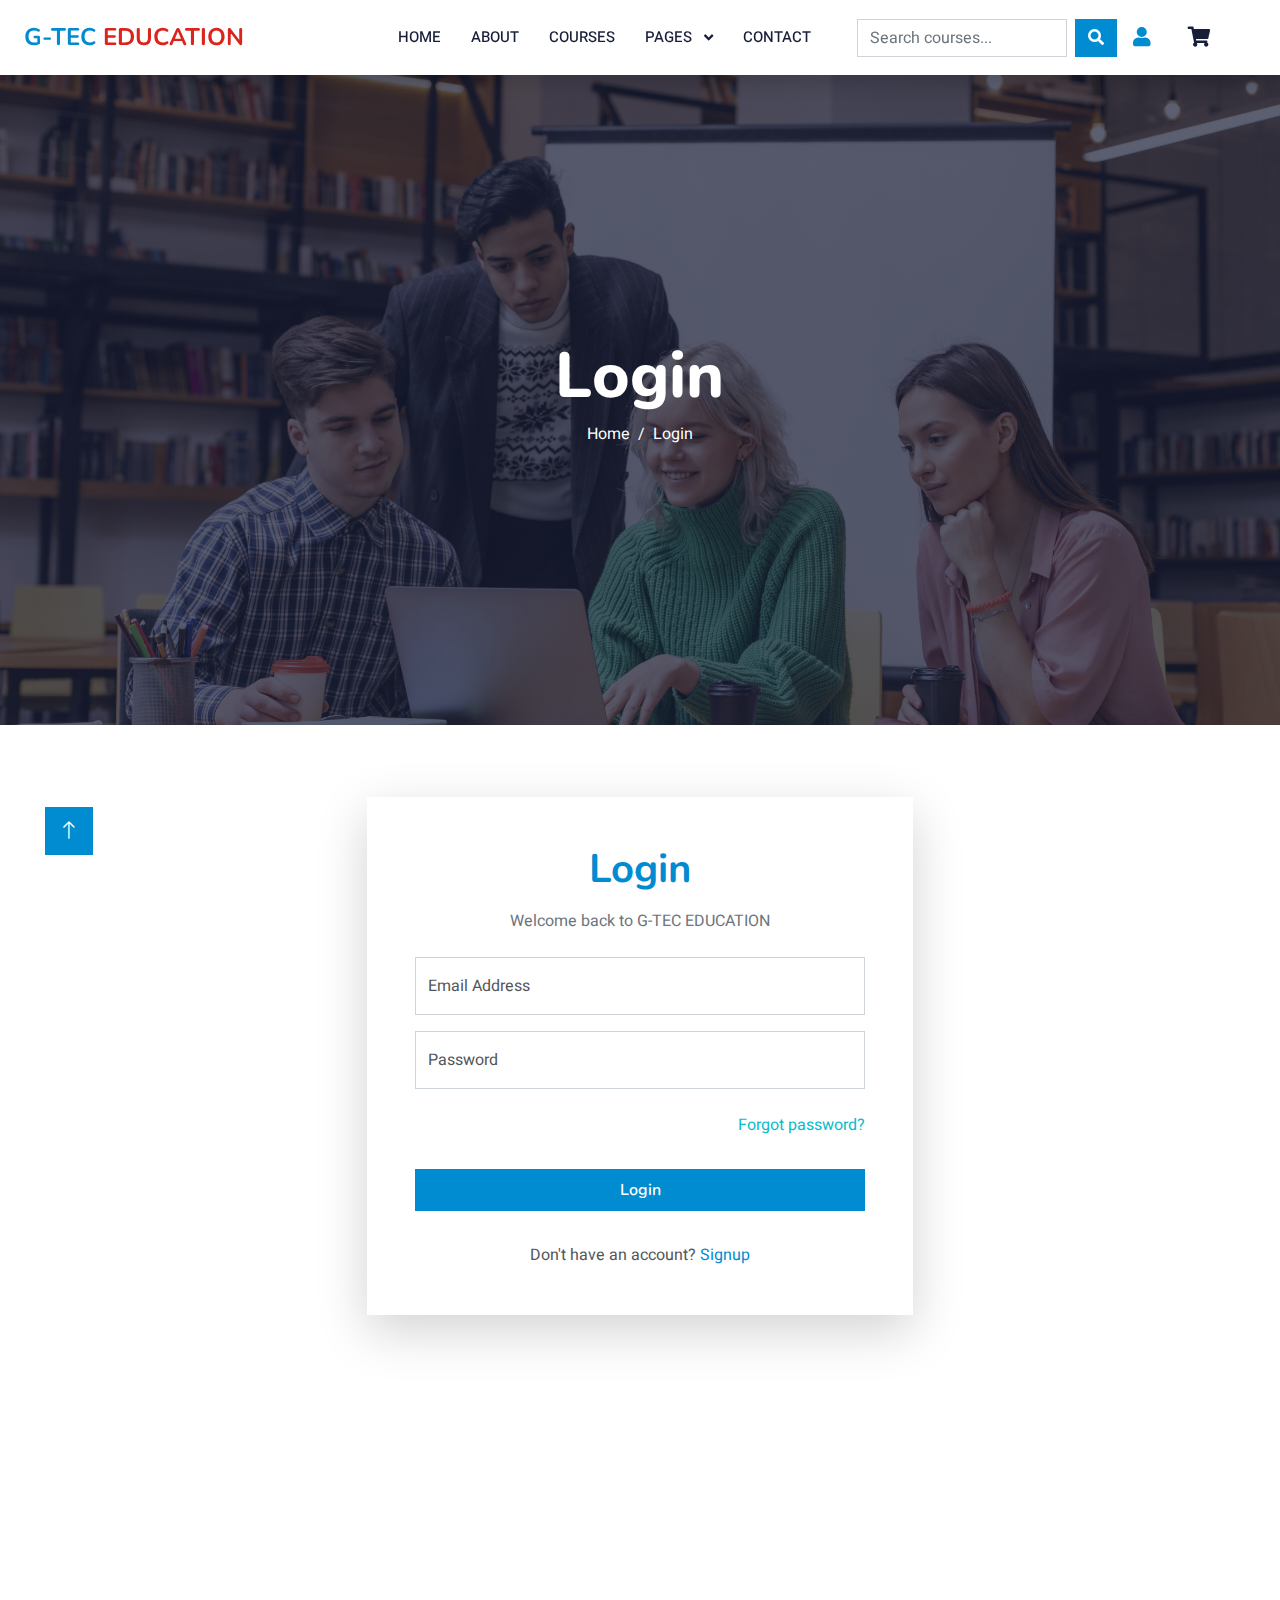
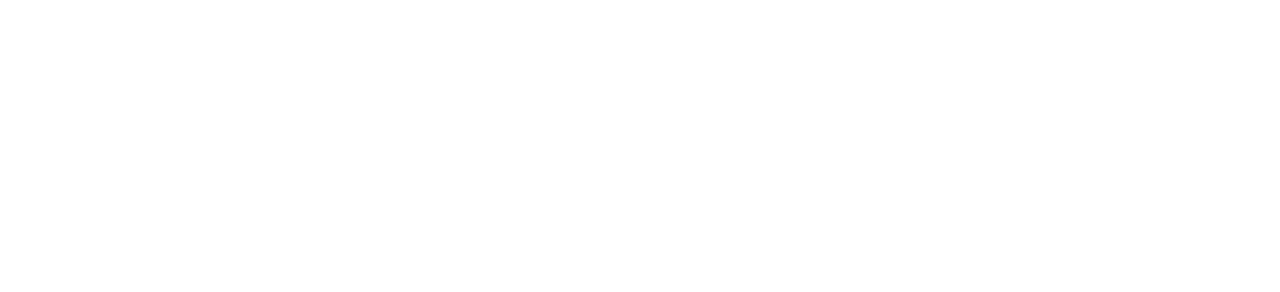
<file: login.html>
<!DOCTYPE html>
<html lang="en">

<head>
    <meta charset="utf-8">
    <title>Secret Coder : Login</title>
    <meta content="width=device-width, initial-scale=1.0" name="viewport">
    <meta content="" name="keywords">
    <meta content="" name="description">

     

    <!-- Google Web Fonts -->
    <link rel="preconnect" href="https://fonts.googleapis.com">
    <link rel="preconnect" href="https://fonts.gstatic.com" crossorigin>
    <link
        href="https://fonts.googleapis.com/css2?family=Heebo:wght@400;500;600&family=Nunito:wght@600;700;800&display=swap"
        rel="stylesheet">

    <!-- Icon Font Stylesheet -->
    <link href="https://cdnjs.cloudflare.com/ajax/libs/font-awesome/5.10.0/css/all.min.css" rel="stylesheet">
    <link href="https://cdn.jsdelivr.net/npm/bootstrap-icons@1.4.1/font/bootstrap-icons.css" rel="stylesheet">

    <!-- Libraries Stylesheet -->
    <link href="lib/animate/animate.min.css" rel="stylesheet">
    <link href="lib/owlcarousel/assets/owl.carousel.min.css" rel="stylesheet">

    <!-- Customized Bootstrap Stylesheet -->
    <link href="css/bootstrap.min.css" rel="stylesheet">

    <!-- Template Stylesheet -->
    <link href="css/style.css" rel="stylesheet">


</head>

<body>
    <!-- Spinner Start -->
<div id="spinner"
class="show bg-white position-fixed translate-middle w-100 vh-100 top-50 start-50 d-flex flex-column align-items-center justify-content-center text-center">
<div class="spinner-border text-primary mb-3" style="width: 3rem; height: 3rem;" role="status">
    <span class="visually-hidden">Loading...</span>
</div>
<h5 class="fw-bold text-primary m-0">G-TEC <span style="color: #db241e;">EDUCATION</span></h5>
</div>
    <!-- Spinner End -->


    <!-- Navbar Start -->
    <nav class="navbar navbar-expand-lg navbar-light bg-white shadow sticky-top p-0">
        <div class="container-fluid px-4">
            <!-- Logo and Brand -->
            <a href="index.html" class="navbar-brand d-flex align-items-center">
                <!-- <img src="img/icon.png" alt="G-TEC Logo" height="50" class="me-2"> -->
                <h1 class="m-0 fw-bold" style="font-size: 24px; color: #018cd1;">
                    G-TEC <span style="color: #db241e;">EDUCATION</span>
                </h1>
            </a>
    
            <!-- Mobile Toggler -->
            <button class="navbar-toggler" type="button" data-bs-toggle="collapse" data-bs-target="#navbarCollapse">
                <span class="navbar-toggler-icon"></span>
            </button>
    
            <!-- Navbar Menu -->
            <div class="collapse navbar-collapse" id="navbarCollapse">
                <!-- Left Menu Items -->
                <ul class="navbar-nav ms-auto mb-2 mb-lg-0">
                    <li class="nav-item">
                        <a class="nav-link active" href="index.html">Home</a>
                    </li>
                    <li class="nav-item">
                        <a class="nav-link" href="about.html">About</a>
                    </li>
                     
                    <li class="nav-item">
                        <a class="nav-link" href="courses.html">Courses</a>
                    </li>
                    <li class="nav-item dropdown">
                        <a class="nav-link dropdown-toggle" href="#" id="pagesDropdown" role="button" data-bs-toggle="dropdown" aria-expanded="false">
                            Pages
                        </a>
                        <ul class="dropdown-menu" aria-labelledby="pagesDropdown">
                            <li><a class="dropdown-item" href="team.html">Our Team</a></li>
                            <li><a class="dropdown-item" href="testimonial.html">Testimonial</a></li>
                            <li><a class="dropdown-item" href="instructor.html">Apply for Instructor</a></li>
                        </ul>
                    </li>
                    <li class="nav-item">
                        <a class="nav-link" href="contact.html">Contact</a>
                    </li>
                </ul>
    
                <!-- Search Bar -->
                <form class="d-flex mx-lg-3 my-2 my-lg-0" role="search">
                    <input class="form-control me-2" type="search" placeholder="Search courses..." aria-label="Search">
                   <button class="btn btn-primary" type="submit"><i class="fa fa-search"></i></button>
                </form>
    
                <!-- Right Icons -->
                <ul class="navbar-nav mb-2 mb-lg-0 d-flex align-items-center">
                    <li class="nav-item me-2">
                        <a class="nav-link" href="login.html" title="Login">
                            <i class="fa fa-user fa-lg"></i>
                        </a>
                    </li>
                    <li class="nav-item me-3">
                        <a class="nav-link" href="#" title="Cart">
                            <i class="fa fa-shopping-cart fa-lg"></i>
                        </a>
                    </li>
                    <li class="nav-item">
                        <div id="google_translate_element"></div>
                    </li>
                </ul>
            </div>
        </div>
    </nav>
    <!-- Navbar End -->

        <!-- Header Start -->
        <div class="container-fluid bg-primary page-header d-flex align-items-center" style="min-height: 650px;">
            <div class="container py-5">
                <div class="row justify-content-center">
                    <div class="col-lg-10 text-center">
                        <h1 class="display-3 text-white animated slideInDown">Login</h1>
                        <nav aria-label="breadcrumb">
                            <ol class="breadcrumb justify-content-center">
                                <li class="breadcrumb-item"><a class="text-white" href="index.html">Home</a></li>
                                <li class="breadcrumb-item text-white active" aria-current="page">Login</li>
                            </ol>
                        </nav>
                    </div>
                </div>
            </div>
        </div>
        <!-- Header End -->
    


    <!-- Login Start -->
    <!-- Login Form Section -->
    <div class="container-xxl py-5 mt-4">
        <div class="container">
            <div class="row justify-content-center wow fadeInUp" data-wow-delay="0.5s">
                <div class="col-lg-6">
                    <form id="loginForm" class="shadow-lg p-5 rounded bg-white">
                        <div class="text-center mb-4">
                            <h1 class="mb-3" style="color: #018cd1;">Login</h1>
                            <p class="text-muted">Welcome back to G-TEC EDUCATION</p>
                        </div>
                        <div class="row g-3">
                            <div class="col-12">
                                <div class="form-floating">
                                    <input type="email" class="form-control" id="email" placeholder="Email Address"
                                        required>
                                    <label for="email">Email Address</label>
                                </div>
                            </div>
                            <div class="col-12">
                                <div class="form-floating">
                                    <input type="password" class="form-control" id="password" placeholder="Password"
                                        required>
                                    <label for="password">Password</label>
                                </div>
                            </div>
                            <div class="col-12">
                                <p class="text-end mt-2"><a href="#">Forgot password?</a></p>
                            </div>
                            <div class="col-12">
                                <button class="btn text-white w-100 py-2" style="background-color: #018cd1;" type="submit">
                                    Login
                                </button>
                            </div>
                            <div class="col-12 text-center">
                                <p class="mt-3 mb-0">Don't have an account?
                                    <a class="text-decoration-none" href="signup.html" style="color: #018cd1;">Signup</a>
                                </p>
                            </div>
                        </div>
                    </form>
                </div>
            </div>
        </div>
    </div>

    <!-- Success Toast -->
    <div class="position-fixed bottom-0 end-0 p-3" style="z-index: 9999">
        <div id="loginToast" class="toast align-items-center text-white bg-success border-0" role="alert"
            aria-live="assertive" aria-atomic="true">
            <div class="d-flex">
                <div class="toast-body">
                    ✅ Login successful! Redirecting to Home...
                </div>
                <button type="button" class="btn-close btn-close-white me-2 m-auto" data-bs-dismiss="toast"
                    aria-label="Close"></button>
            </div>
        </div>
    </div>

    <!-- Login End -->


    <!-- Footer Start -->
    <div class="container-fluid bg-dark text-light footer pt-5 mt-5 wow fadeIn" data-wow-delay="0.1s">
        <div class="container py-5">
            <div class="row g-5">
                <!-- Quick Links -->
                <div class="col-lg-4 col-md-6">
                    <h4 class="text-white mb-3">Quick Link</h4>
                    <p><a class="text-light" href="about.html">About Us</a></p>
                    <p><a class="text-light" href="contact.html">Contact Us</a></p>
                    <p><a class="text-light" href="#">Privacy Policy</a></p>
                    <p><a class="text-light" href="#">Terms & Condition</a></p>
                    <p><a class="text-light" href="#">FAQs & Help</a></p>
                </div>
    
                <!-- Contact Info -->
                <div class="col-lg-4 col-md-6">
                    <h4 class="text-white mb-3">Contact</h4>
                    <p class="mb-2"><i class="fa fa-map-marker-alt me-3"></i>No 95 A-2, 2nd Floor, KRS Building, Hopes, Avinashi Rd, Tamil Nadu 641004</p>
                    <p class="mb-2"><i class="fa fa-building me-3"></i>G-TEC COMPUTER EDUCATION HOPE COLLEGE</p>
                    <p class="mb-2"><i class="fa fa-phone-alt me-3"></i>+91 8683045908</p>
                    <p class="mb-2"><i class="fa fa-envelope me-3"></i>secretcoder@gmail.com</p>
                    <div class="d-flex pt-2">
                        <a class="btn btn-outline-light btn-social" href="#"><i class="fab fa-twitter"></i></a>
                        <a class="btn btn-outline-light btn-social" href="#"><i class="fab fa-facebook-f"></i></a>
                        <a class="btn btn-outline-light btn-social" href="#"><i class="fab fa-youtube"></i></a>
                        <a class="btn btn-outline-light btn-social" href="#"><i class="fab fa-linkedin-in"></i></a>
                    </div>
                </div>
    
                <!-- Newsletter -->
                <div class="col-lg-4 col-md-6">
                    <h4 class="text-white mb-3">Subscribe to our Newsletter</h4>
                    <p>Subscribe now and join our growing community of learners committed to lifelong education!</p>
                    <div class="position-relative mx-auto" style="max-width: 400px;">
                        <form action="#">
                            <input class="form-control border-0 w-100 py-3 ps-4 pe-5" type="email" placeholder="Your email" required>
                            <button type="submit" class="btn btn-primary py-2 position-absolute top-0 end-0 mt-2 me-2">
                                <a href="mailto:keertidvcorai@gmail.com" class="text-white text-decoration-none">Subscribe</a>
                            </button>
                        </form>
                    </div>
                </div>
            </div>
        </div>
    
        <!-- Footer Bottom -->
        <div class="container">
            <div class="copyright">
                <div class="row">
                    <div class="col-md-6 text-center text-md-start mb-3 mb-md-0">
                        &copy; <a class="border-bottom text-white" href="index.html">G-TEC COMPUTER EDUCATION HOPE COLLEGE</a>, All Rights Reserved.
                    </div>
                </div>
            </div>
        </div>
    </div>
    <!-- Footer End -->


    <!-- Back to Top -->
    <a href="#" class="btn btn-lg btn-primary btn-lg-square back-to-top"><i class="bi bi-arrow-up"></i></a>


    <!-- JavaScript Libraries -->
    <script src="https://code.jquery.com/jquery-3.4.1.min.js"></script>
    <script src="https://cdn.jsdelivr.net/npm/bootstrap@5.0.0/dist/js/bootstrap.bundle.min.js"></script>
    <script src="lib/wow/wow.min.js"></script>
    <script src="lib/easing/easing.min.js"></script>
    <script src="lib/waypoints/waypoints.min.js"></script>
    <script src="lib/owlcarousel/owl.carousel.min.js"></script>

    <!-- Template Javascript -->
    <script src="js/main.js"></script>


    <!-- Bootstrap JS Bundle (with Popper) -->
    <script src="https://cdn.jsdelivr.net/npm/bootstrap@5.3.3/dist/js/bootstrap.bundle.min.js"></script>

    <!-- Login Script -->
    <script>
        document.getElementById('loginForm').addEventListener('submit', function (e) {
            e.preventDefault(); // prevent actual submission

            // Show toast message
            const toast = new bootstrap.Toast(document.getElementById('loginToast'));
            toast.show();

            // Simulate delay and redirect
            setTimeout(() => {
                window.location.href = "index.html"; // change to your home page
            }, 2000);
        });
    </script>
</body>

</html>
</file>
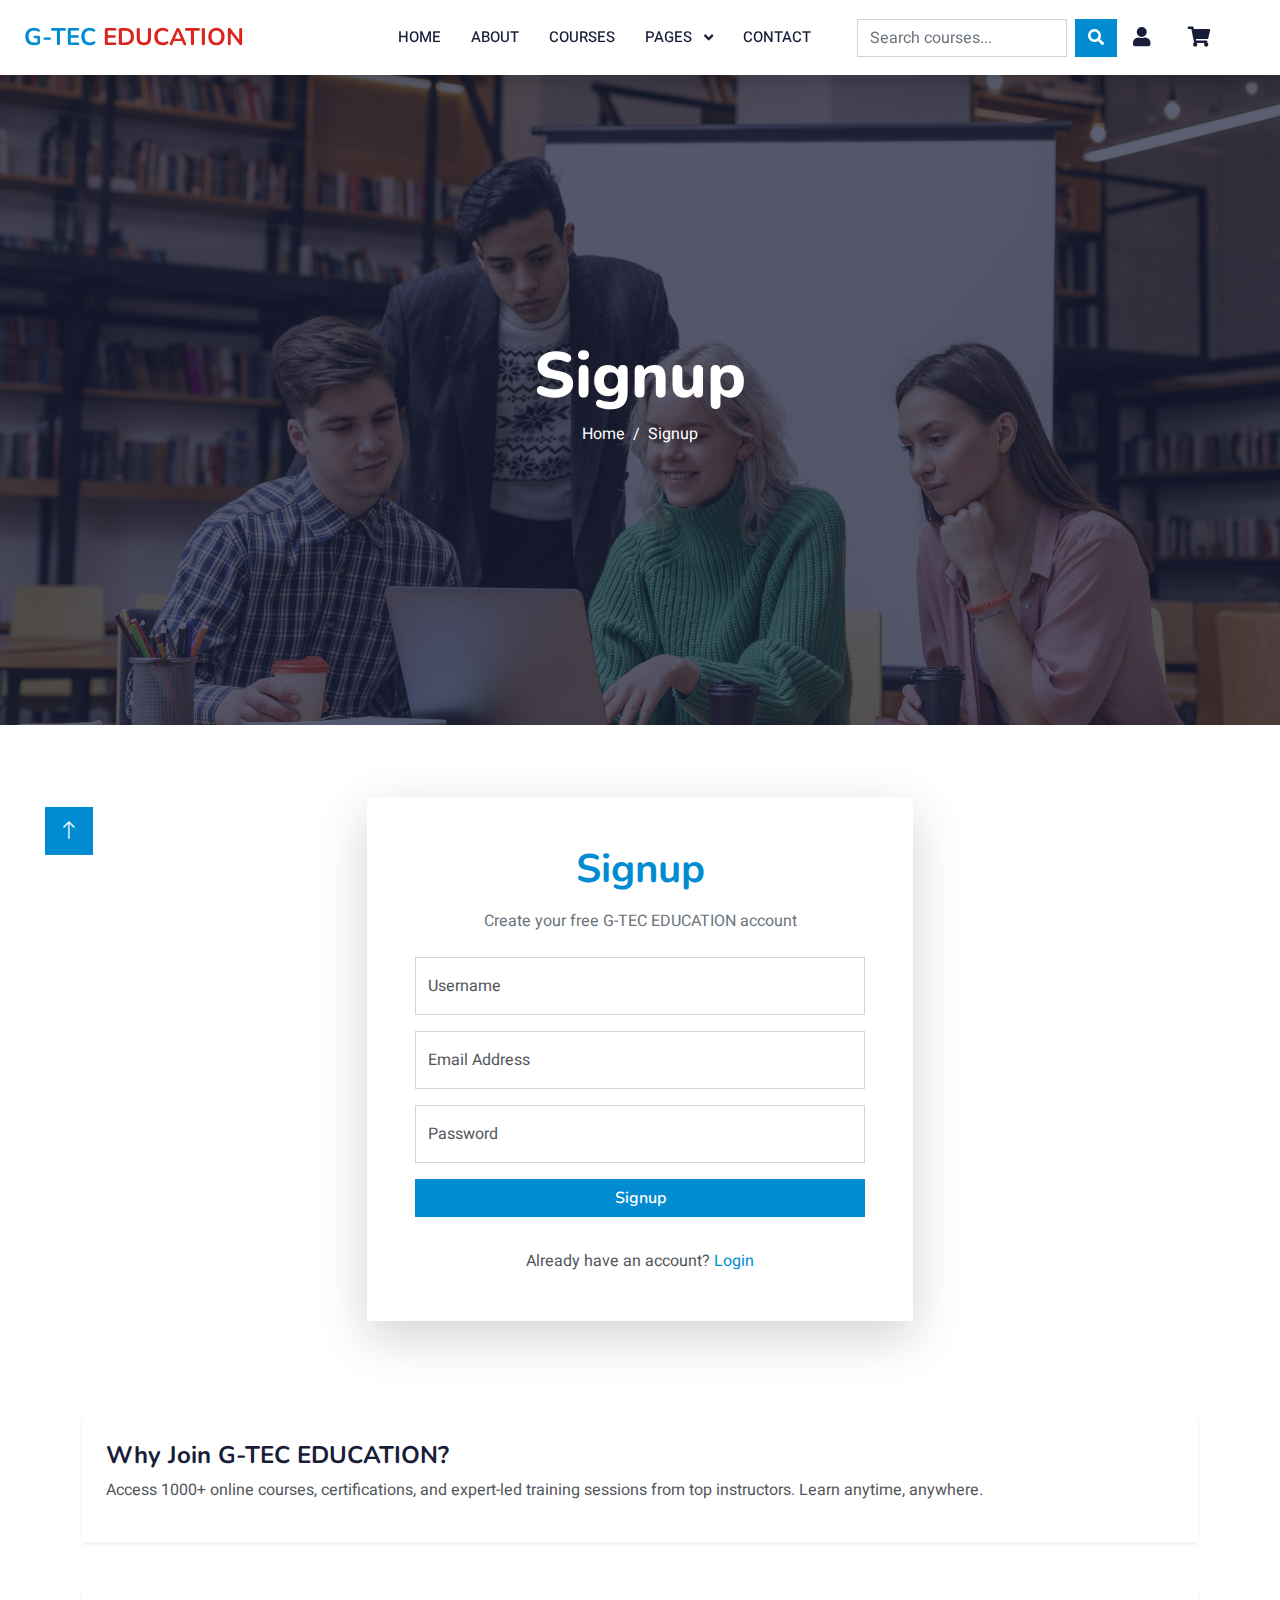
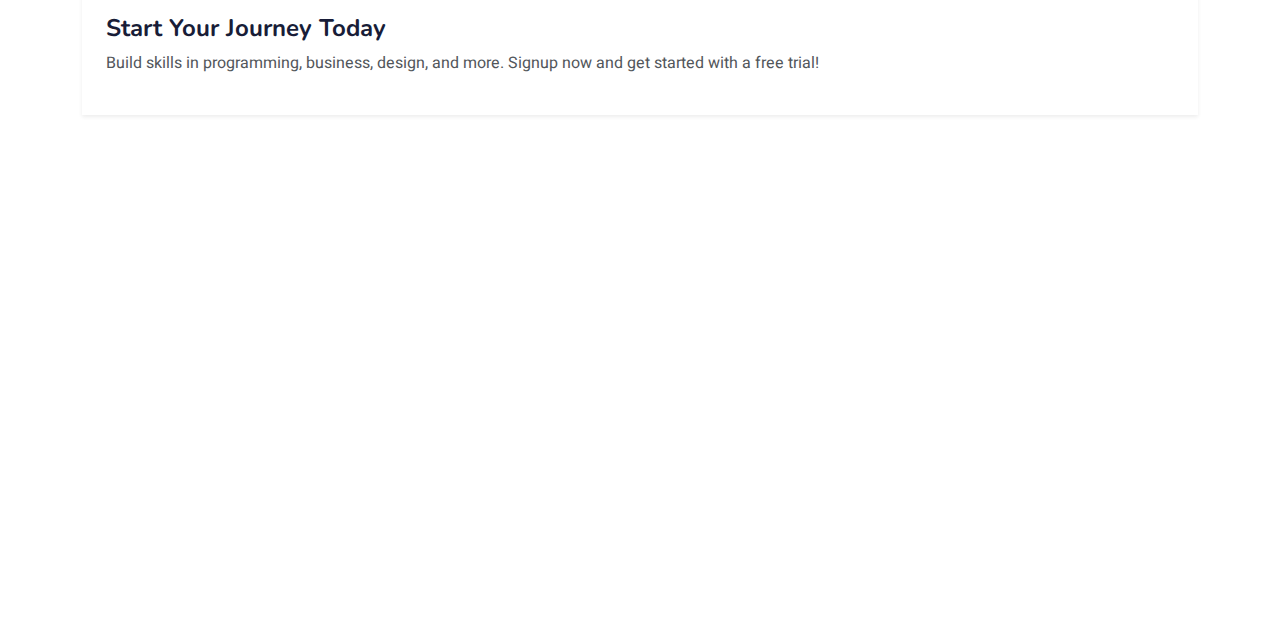
<file: signup.html>
<!DOCTYPE html>
<html lang="en">

<head>
    <meta charset="utf-8">
    <title>G-TEC EDUCATION : Signup</title>
    <meta content="width=device-width, initial-scale=1.0" name="viewport">
    <meta content="" name="keywords">
    <meta content="" name="description">

     

    <!-- Google Web Fonts -->
    <link rel="preconnect" href="https://fonts.googleapis.com">
    <link rel="preconnect" href="https://fonts.gstatic.com" crossorigin>
    <link
        href="https://fonts.googleapis.com/css2?family=Heebo:wght@400;500;600&family=Nunito:wght@600;700;800&display=swap"
        rel="stylesheet">

    <!-- Icon Font Stylesheet -->
    <link href="https://cdnjs.cloudflare.com/ajax/libs/font-awesome/5.10.0/css/all.min.css" rel="stylesheet">
    <link href="https://cdn.jsdelivr.net/npm/bootstrap-icons@1.4.1/font/bootstrap-icons.css" rel="stylesheet">

    <!-- Libraries Stylesheet -->
    <link href="lib/animate/animate.min.css" rel="stylesheet">
    <link href="lib/owlcarousel/assets/owl.carousel.min.css" rel="stylesheet">

    <!-- Customized Bootstrap Stylesheet -->
    <link href="css/bootstrap.min.css" rel="stylesheet">

    <!-- Template Stylesheet -->
    <link href="css/style.css" rel="stylesheet">

</head>

<body>
    <!-- Spinner Start -->
<div id="spinner"
class="show bg-white position-fixed translate-middle w-100 vh-100 top-50 start-50 d-flex flex-column align-items-center justify-content-center text-center">
<div class="spinner-border text-primary mb-3" style="width: 3rem; height: 3rem;" role="status">
    <span class="visually-hidden">Loading...</span>
</div>
<h5 class="fw-bold text-primary m-0">G-TEC <span style="color: #db241e;">EDUCATION</span></h5>
</div>
    <!-- Spinner End -->


    <!-- Navbar Start -->
    <nav class="navbar navbar-expand-lg navbar-light bg-white shadow sticky-top p-0">
        <div class="container-fluid px-4">
            <!-- Logo and Brand -->
            <a href="index.html" class="navbar-brand d-flex align-items-center">
                <!-- <img src="img/icon.png" alt="G-TEC Logo" height="50" class="me-2"> -->
                <h1 class="m-0 fw-bold" style="font-size: 24px; color: #018cd1;">
                    G-TEC <span style="color: #db241e;">EDUCATION</span>
                </h1>
            </a>
    
            <!-- Mobile Toggler -->
            <button class="navbar-toggler" type="button" data-bs-toggle="collapse" data-bs-target="#navbarCollapse">
                <span class="navbar-toggler-icon"></span>
            </button>
    
            <!-- Navbar Menu -->
            <div class="collapse navbar-collapse" id="navbarCollapse">
                <!-- Left Menu Items -->
                <ul class="navbar-nav ms-auto mb-2 mb-lg-0">
                    <li class="nav-item">
                        <a class="nav-link active" href="index.html">Home</a>
                    </li>
                    <li class="nav-item">
                        <a class="nav-link" href="about.html">About</a>
                    </li>
                     
                    <li class="nav-item">
                        <a class="nav-link" href="courses.html">Courses</a>
                    </li>
                    <li class="nav-item dropdown">
                        <a class="nav-link dropdown-toggle" href="#" id="pagesDropdown" role="button" data-bs-toggle="dropdown" aria-expanded="false">
                            Pages
                        </a>
                        <ul class="dropdown-menu" aria-labelledby="pagesDropdown">
                            <li><a class="dropdown-item" href="team.html">Our Team</a></li>
                            <li><a class="dropdown-item" href="testimonial.html">Testimonial</a></li>
                            <li><a class="dropdown-item" href="instructor.html">Apply for Instructor</a></li>
                        </ul>
                    </li>
                    <li class="nav-item">
                        <a class="nav-link" href="contact.html">Contact</a>
                    </li>
                </ul>
    
                <!-- Search Bar -->
                <form class="d-flex mx-lg-3 my-2 my-lg-0" role="search">
                    <input class="form-control me-2" type="search" placeholder="Search courses..." aria-label="Search">
                   <button class="btn btn-primary" type="submit"><i class="fa fa-search"></i></button>
                </form>
    
                <!-- Right Icons -->
                <ul class="navbar-nav mb-2 mb-lg-0 d-flex align-items-center">
                    <li class="nav-item me-2">
                        <a class="nav-link" href="login.html" title="Login">
                            <i class="fa fa-user fa-lg"></i>
                        </a>
                    </li>
                    <li class="nav-item me-3">
                        <a class="nav-link" href="#" title="Cart">
                            <i class="fa fa-shopping-cart fa-lg"></i>
                        </a>
                    </li>
                    <li class="nav-item">
                        <div id="google_translate_element"></div>
                    </li>
                </ul>
            </div>
        </div>
    </nav>
    <!-- Navbar End -->

        <!-- Header Start -->
        <div class="container-fluid bg-primary page-header d-flex align-items-center" style="min-height: 650px;">
            <div class="container py-5">
                <div class="row justify-content-center">
                    <div class="col-lg-10 text-center">
                        <h1 class="display-3 text-white animated slideInDown">Signup</h1>
                        <nav aria-label="breadcrumb">
                            <ol class="breadcrumb justify-content-center">
                                <li class="breadcrumb-item"><a class="text-white" href="index.html">Home</a></li>
                                <li class="breadcrumb-item text-white active" aria-current="page">Signup</li>
                            </ol>
                        </nav>
                    </div>
                </div>
            </div>
        </div>
        <!-- Header End -->
    


    <!-- Signup Start -->
        <!-- Signup Form Section -->
        <div class="container-xxl py-5 mt-4">
            <div class="container">
                <div class="row justify-content-center wow fadeInUp" data-wow-delay="0.5s">
                    <div class="col-lg-6">
                        <form id="signupForm" class="shadow-lg rounded p-5 bg-white">
                            <div class="text-center mb-4">
                                <h1 class="mb-3" style="color: #018cd1;">Signup</h1>
                                <p class="text-muted">Create your free G-TEC EDUCATION account</p>
                            </div>
                            <div class="row g-3">
                                <div class="col-12">
                                    <div class="form-floating">
                                        <input type="text" class="form-control" id="username" placeholder="Username"
                                            required>
                                        <label for="username">Username</label>
                                    </div>
                                </div>
                                <div class="col-12">
                                    <div class="form-floating">
                                        <input type="email" class="form-control" id="email" placeholder="Email Address"
                                            required>
                                        <label for="email">Email Address</label>
                                    </div>
                                </div>
                                <div class="col-12">
                                    <div class="form-floating">
                                        <input type="password" class="form-control" id="password" placeholder="Password"
                                            required>
                                        <label for="password">Password</label>
                                    </div>
                                </div>
                                <div class="col-12">
                                    <button class="btn w-100 text-white" style="background-color: #018cd1;" type="submit">
                                        Signup
                                    </button>
                                </div>
                                <div class="col-12 text-center">
                                    <p class="mt-3 mb-0">Already have an account? <a href="login.html"
                                            class="text-decoration-none" style="color: #018cd1;">Login</a></p>
                                </div>
                            </div>
                        </form>
                    </div>
                </div>
            </div>
        </div>
    
        <!-- Extra Page Sections to Make It Longer -->
        <div class="container">
            <div class="section-space bg-white my-5 rounded shadow-sm p-4">
                <h4>Why Join G-TEC EDUCATION?</h4>
                <p>Access 1000+ online courses, certifications, and expert-led training sessions from top instructors. Learn
                    anytime, anywhere.</p>
            </div>
            <div class="section-space bg-white my-5 rounded shadow-sm p-4">
                <h4>Start Your Journey Today</h4>
                <p>Build skills in programming, business, design, and more. Signup now and get started with a free trial!</p>
            </div>
        </div>
    
        <!-- Success Toast -->
        <div class="position-fixed bottom-0 end-0 p-3" style="z-index: 9999">
            <div id="successToast" class="toast align-items-center text-white bg-success border-0" role="alert"
                aria-live="assertive" aria-atomic="true">
                <div class="d-flex">
                    <div class="toast-body">
                        🎉 Signup successful! Welcome to G-TEC EDUCATION.
                    </div>
                    <button type="button" class="btn-close btn-close-white me-2 m-auto" data-bs-dismiss="toast"
                        aria-label="Close"></button>
                </div>
            </div>
        </div>
    <!-- Signup End -->


    <!-- Footer Start -->
    <div class="container-fluid bg-dark text-light footer pt-5 mt-5 wow fadeIn" data-wow-delay="0.1s">
        <div class="container py-5">
            <div class="row g-5">
                <!-- Quick Links -->
                <div class="col-lg-4 col-md-6">
                    <h4 class="text-white mb-3">Quick Link</h4>
                    <p><a class="text-light" href="about.html">About Us</a></p>
                    <p><a class="text-light" href="contact.html">Contact Us</a></p>
                    <p><a class="text-light" href="#">Privacy Policy</a></p>
                    <p><a class="text-light" href="#">Terms & Condition</a></p>
                    <p><a class="text-light" href="#">FAQs & Help</a></p>
                </div>
    
                <!-- Contact Info -->
                <div class="col-lg-4 col-md-6">
                    <h4 class="text-white mb-3">Contact</h4>
                    <p class="mb-2"><i class="fa fa-map-marker-alt me-3"></i>No 95 A-2, 2nd Floor, KRS Building, Hopes, Avinashi Rd, Tamil Nadu 641004</p>
                    <p class="mb-2"><i class="fa fa-building me-3"></i>G-TEC COMPUTER EDUCATION HOPE COLLEGE</p>
                    <p class="mb-2"><i class="fa fa-phone-alt me-3"></i>+91 8683045908</p>
                    <p class="mb-2"><i class="fa fa-envelope me-3"></i>secretcoder@gmail.com</p>
                    <div class="d-flex pt-2">
                        <a class="btn btn-outline-light btn-social" href="#"><i class="fab fa-twitter"></i></a>
                        <a class="btn btn-outline-light btn-social" href="#"><i class="fab fa-facebook-f"></i></a>
                        <a class="btn btn-outline-light btn-social" href="#"><i class="fab fa-youtube"></i></a>
                        <a class="btn btn-outline-light btn-social" href="#"><i class="fab fa-linkedin-in"></i></a>
                    </div>
                </div>
    
                <!-- Newsletter -->
                <div class="col-lg-4 col-md-6">
                    <h4 class="text-white mb-3">Subscribe to our Newsletter</h4>
                    <p>Subscribe now and join our growing community of learners committed to lifelong education!</p>
                    <div class="position-relative mx-auto" style="max-width: 400px;">
                        <form action="#">
                            <input class="form-control border-0 w-100 py-3 ps-4 pe-5" type="email" placeholder="Your email" required>
                            <button type="submit" class="btn btn-primary py-2 position-absolute top-0 end-0 mt-2 me-2">
                                <a href="mailto:keertidvcorai@gmail.com" class="text-white text-decoration-none">Subscribe</a>
                            </button>
                        </form>
                    </div>
                </div>
            </div>
        </div>
    
        <!-- Footer Bottom -->
        <div class="container">
            <div class="copyright">
                <div class="row">
                    <div class="col-md-6 text-center text-md-start mb-3 mb-md-0">
                        &copy; <a class="border-bottom text-white" href="index.html">G-TEC COMPUTER EDUCATION HOPE COLLEGE</a>, All Rights Reserved.
                    </div>
                </div>
            </div>
        </div>
    </div>
    <!-- Footer End -->


    <!-- Back to Top -->
    <a href="#" class="btn btn-lg btn-primary btn-lg-square back-to-top"><i class="bi bi-arrow-up"></i></a>


    <!-- JavaScript Libraries -->
    <script src="https://code.jquery.com/jquery-3.4.1.min.js"></script>
    <script src="https://cdn.jsdelivr.net/npm/bootstrap@5.0.0/dist/js/bootstrap.bundle.min.js"></script>
    <script src="lib/wow/wow.min.js"></script>
    <script src="lib/easing/easing.min.js"></script>
    <script src="lib/waypoints/waypoints.min.js"></script>
    <script src="lib/owlcarousel/owl.carousel.min.js"></script>

    <!-- Template Javascript -->
    <script src="js/main.js"></script>

     <!-- Bootstrap JS Bundle (with Popper) -->
     <script src="https://cdn.jsdelivr.net/npm/bootstrap@5.3.3/dist/js/bootstrap.bundle.min.js"></script>

     <!-- Toast Script -->
     <script>
         document.getElementById('signupForm').addEventListener('submit', function (e) {
             e.preventDefault(); // Prevent form submission
 
             // Show success toast
             const toast = new bootstrap.Toast(document.getElementById('successToast'));
             toast.show();
 
             // Reset form after showing toast
             this.reset();
         });
     </script>
</body>

</html>
</file>
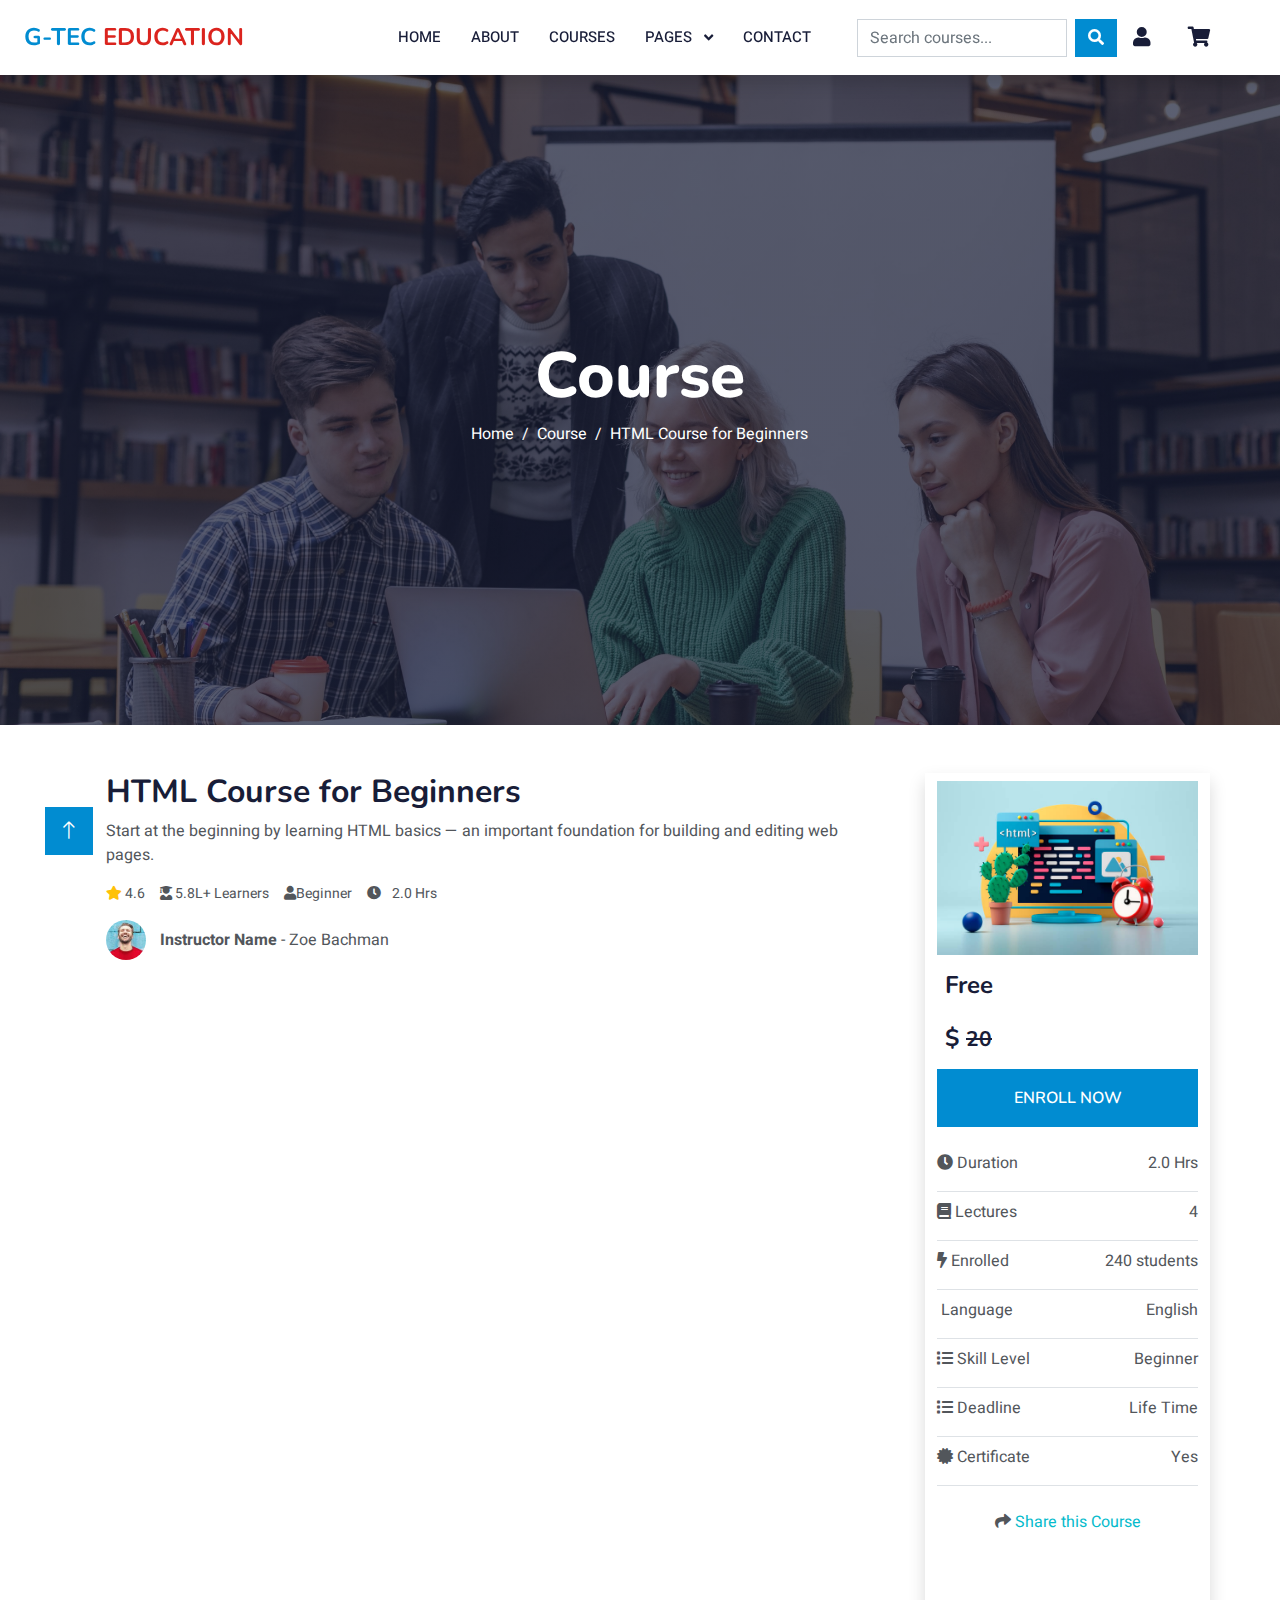
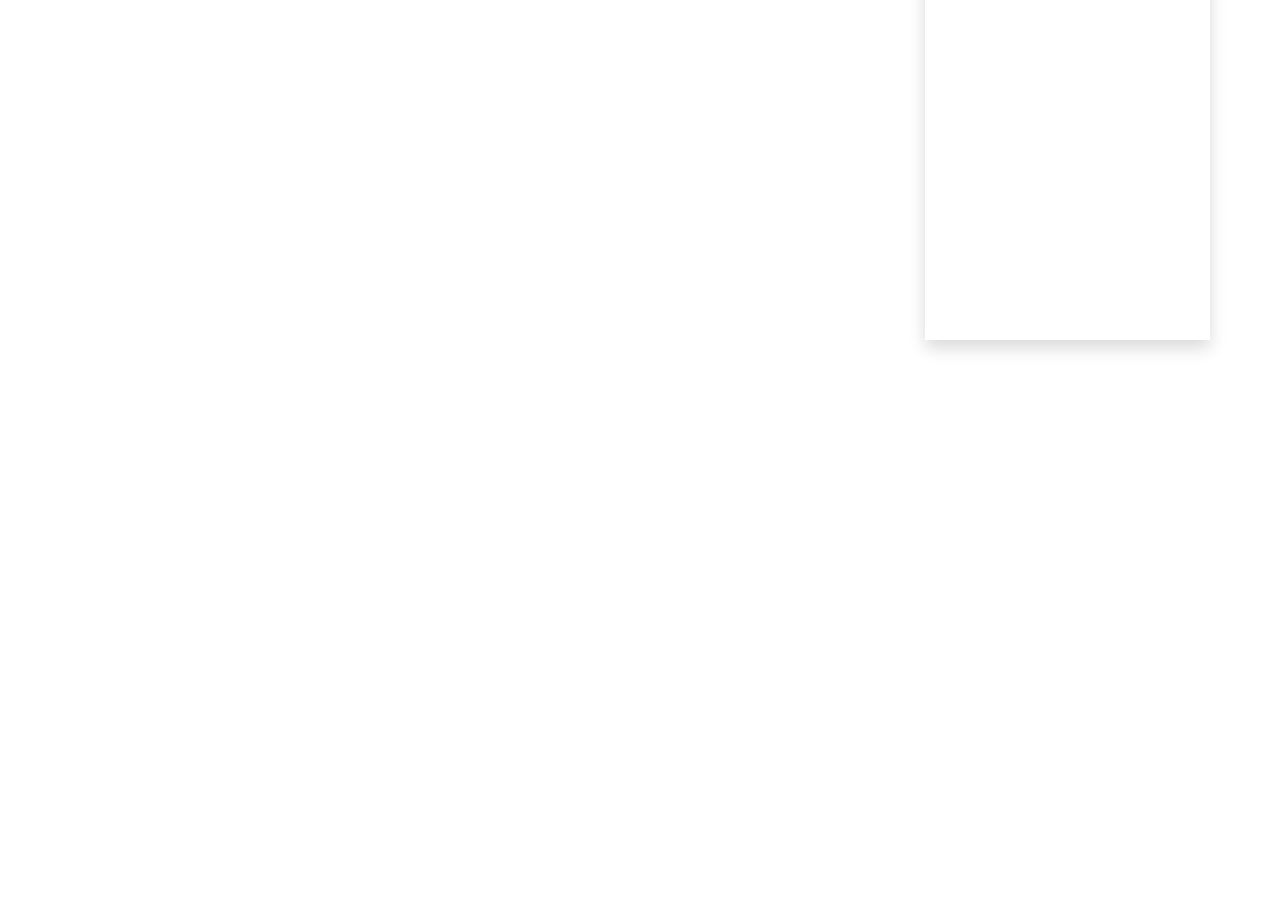
<file: single.html>
<!DOCTYPE html>
<html lang="en">

<head>
    <meta charset="utf-8">
    <meta name="google-translate-customization" content="9f841e7780177523-3214ceb76f765f38-gc38c6fe6f9d06436-c">
    </meta>

    <title>G-TEC EDUCATION : Online Courses</title>
    <meta content="width=device-width, initial-scale=1.0" name="viewport">
    <meta content="" name="keywords">
    <meta content="" name="description">

     

    <!-- Google Web Fonts -->
    <link rel="preconnect" href="https://fonts.googleapis.com">
    <link rel="preconnect" href="https://fonts.gstatic.com" crossorigin>
    <link
        href="https://fonts.googleapis.com/css2?family=Heebo:wght@400;500;600&family=Nunito:wght@600;700;800&display=swap"
        rel="stylesheet">

    <!-- Icon Font Stylesheet -->
    <link href="https://cdnjs.cloudflare.com/ajax/libs/font-awesome/5.10.0/css/all.min.css" rel="stylesheet">
    <link href="https://cdn.jsdelivr.net/npm/bootstrap-icons@1.4.1/font/bootstrap-icons.css" rel="stylesheet">

    <!-- Libraries Stylesheet -->
    <link href="lib/animate/animate.min.css" rel="stylesheet">
    <link href="lib/owlcarousel/assets/owl.carousel.min.css" rel="stylesheet">

    <!-- Customized Bootstrap Stylesheet -->
    <link href="css/bootstrap.min.css" rel="stylesheet">

    <!-- Template Stylesheet -->
    <link href="css/style.css" rel="stylesheet">
   
</head>
<style>
    .tabs ul li {
        list-style-type: none;
    }

    .tabs ul li a {
        font-size: 25px;
        color: #4e4e4e !important;
        font-weight: 500;
    }

    .tabs ul li a.active {
        color: #f69050 !important;
    }

    .tabs ul li a:hover {
        color: #f69050 !important;
    }

    #more {
        display: none;
    }

    button {
        border: none;
        color: #f69050;
    }
</style>

<body>
    <!-- Spinner Start -->
<div id="spinner"
class="show bg-white position-fixed translate-middle w-100 vh-100 top-50 start-50 d-flex flex-column align-items-center justify-content-center text-center">
<div class="spinner-border text-primary mb-3" style="width: 3rem; height: 3rem;" role="status">
    <span class="visually-hidden">Loading...</span>
</div>
<h5 class="fw-bold text-primary m-0">G-TEC <span style="color: #db241e;">EDUCATION</span></h5>
</div>
    <!-- Spinner End -->


    <!-- Navbar Start -->
    <nav class="navbar navbar-expand-lg navbar-light bg-white shadow sticky-top p-0">
        <div class="container-fluid px-4">
            <!-- Logo and Brand -->
            <a href="index.html" class="navbar-brand d-flex align-items-center">
                <!-- <img src="img/icon.png" alt="G-TEC Logo" height="50" class="me-2"> -->
                <h1 class="m-0 fw-bold" style="font-size: 24px; color: #018cd1;">
                    G-TEC <span style="color: #db241e;">EDUCATION</span>
                </h1>
            </a>
    
            <!-- Mobile Toggler -->
            <button class="navbar-toggler" type="button" data-bs-toggle="collapse" data-bs-target="#navbarCollapse">
                <span class="navbar-toggler-icon"></span>
            </button>
    
            <!-- Navbar Menu -->
            <div class="collapse navbar-collapse" id="navbarCollapse">
                <!-- Left Menu Items -->
                <ul class="navbar-nav ms-auto mb-2 mb-lg-0">
                    <li class="nav-item">
                        <a class="nav-link active" href="index.html">Home</a>
                    </li>
                    <li class="nav-item">
                        <a class="nav-link" href="about.html">About</a>
                    </li>
                     
                    <li class="nav-item">
                        <a class="nav-link" href="courses.html">Courses</a>
                    </li>
                    <li class="nav-item dropdown">
                        <a class="nav-link dropdown-toggle" href="#" id="pagesDropdown" role="button" data-bs-toggle="dropdown" aria-expanded="false">
                            Pages
                        </a>
                        <ul class="dropdown-menu" aria-labelledby="pagesDropdown">
                            <li><a class="dropdown-item" href="team.html">Our Team</a></li>
                            <li><a class="dropdown-item" href="testimonial.html">Testimonial</a></li>
                            <li><a class="dropdown-item" href="instructor.html">Apply for Instructor</a></li>
                        </ul>
                    </li>
                    <li class="nav-item">
                        <a class="nav-link" href="contact.html">Contact</a>
                    </li>
                </ul>
    
                <!-- Search Bar -->
                <form class="d-flex mx-lg-3 my-2 my-lg-0" role="search">
                    <input class="form-control me-2" type="search" placeholder="Search courses..." aria-label="Search">
                   <button class="btn btn-primary" type="submit"><i class="fa fa-search"></i></button>
                </form>
    
                <!-- Right Icons -->
                <ul class="navbar-nav mb-2 mb-lg-0 d-flex align-items-center">
                    <li class="nav-item me-2">
                        <a class="nav-link" href="login.html" title="Login">
                            <i class="fa fa-user fa-lg"></i>
                        </a>
                    </li>
                    <li class="nav-item me-3">
                        <a class="nav-link" href="#" title="Cart">
                            <i class="fa fa-shopping-cart fa-lg"></i>
                        </a>
                    </li>
                    <li class="nav-item">
                        <div id="google_translate_element"></div>
                    </li>
                </ul>
            </div>
        </div>
    </nav>
    <!-- Navbar End -->

    <!-- Header Start -->
    <div class="container-fluid bg-primary page-header d-flex align-items-center" style="min-height: 650px;">
            <div class="container py-5">
                <div class="row justify-content-center">
                    <div class="col-lg-10 text-center">
                        <h1 class="display-3 text-white animated slideInDown">Course</h1>
                        <nav aria-label="breadcrumb">
                            <ol class="breadcrumb justify-content-center">
                                <li class="breadcrumb-item"><a class="text-white" href="index.html">Home</a></li>
                                <li class="breadcrumb-item"><a class="text-white" href="courses.html">Course</a></li>
                                <li class="breadcrumb-item text-white active" aria-current="page">HTML Course for Beginners</li>
                            </ol>
                        </nav>
                    </div>
                </div>
            </div>
    </div>
    <!-- Header End -->


<!-- Course Detail Start -->
<div class="container-xxl py-5">
    <div class="container">
        <div class="row">
            <div class="col-lg-9 wow fadeInUp">

                <div class="container">
                    <div class="row g-5 justify-content-center">

                        <div class="col-lg-12 wow fadeInUp" data-wow-delay="0.3s">
                            <h2>HTML Course for Beginners</h2>
                            <p>Start at the beginning by learning HTML basics — an important foundation for building and editing web pages.

                            </p>
                            <div class="d-flex">
                                <small><i class="fa fa-star text-warning"></i>
                                    4.6</small>
                                <small style="margin-left: 15px;"><i class="fa fa-user-graduate"></i> 5.8L+
                                    Learners
                                </small>
                                <small style="margin-left: 15px;"><i class="fa fa-user"></i>Beginner</small>
                                <small style="margin-left: 15px;"><i class="fa fa-clock me-2"></i> 2.0 Hrs</small>

                            </div>
                            <div class="image-div text-left mt-3">
                                <img src="img/testimonial-2.jpg" alt=""
                                    style="height: 40px; width: 40px; border-radius: 50%;">
                                <span style="margin-left: 10px;"><b>Instructor Name</b> - Zoe Bachman</span>
                            </div>
                        </div>
                    </div>
                </div>



                <div class="container-fluid wow fadeInUp mt-5 tabs">


                    <!-- Tab panes -->
                    <div class="tab-content mt-4">

                        <div class="tab-pane container active" id="Overview">
                            <h2>About this Course</h2>
                            <p>Fun fact: all websites use HTML — even this one. It's a fundamental part of every web developer's toolkit. HTML provides the content that gives web pages structure, by using elements and tags, you can add text, images, videos, forms, and more. Learning HTML basics is an important first step in your web development journey and an essential skill for front- and back-end developers.</p>


                           
                            <h2 class="mt-4">
                                Skills you'll gain
                            </h2>
                            
                            <span class="badge rounded-pill text-white bg-primary px-4 py-2 m-2"
                                style="font-size: 15px; font-weight: normal;">Structure pages with HTML</span>

                                <span class="badge rounded-pill text-white bg-primary px-4 py-2 m-2"
                                style="font-size: 15px; font-weight: normal;">Present data with tables</span>

                                <span class="badge rounded-pill text-white bg-primary px-4 py-2 m-2"
                                style="font-size: 15px; font-weight: normal;">Write cleaner HTML</span>
                           

                        </div>

                        <div class="container" id="Curriculum">

                            <h2 class="mt-4">
                                Syllabus
                            </h2>
                            <div class="accordion accordion-flush" id="accordionFlushExample">
                                <div class="accordion-item">
                                  <h2 class="accordion-header">
                                    <button class="accordion-button collapsed" type="button" data-bs-toggle="collapse" data-bs-target="#flush-collapseOne" aria-expanded="false" aria-controls="flush-collapseOne">
                                        Elements and Structure
                                    
                                    </button>
                                  </h2>
                                  <div id="flush-collapseOne" class="accordion-collapse collapse" data-bs-parent="#accordionFlushExample">
                                    <div class="accordion-body"><ul>
                                        <li><i class="fa fa-video text-danger"></i> Introduction to HTML</li>
                                        <li><i class="fa fa-video text-danger"></i> HTMl Document Standards</li>
                                    </ul></div>
                                  </div>
                                </div>
                                <div class="accordion-item">
                                  <h2 class="accordion-header">
                                    <button class="accordion-button collapsed" type="button" data-bs-toggle="collapse" data-bs-target="#flush-collapseTwo" aria-expanded="false" aria-controls="flush-collapseTwo">
                                       Tables
                                    </button>
                                  </h2>
                                  <div id="flush-collapseTwo" class="accordion-collapse collapse" data-bs-parent="#accordionFlushExample">
                                    <div class="accordion-body"><ul>
                                        <li><i class="fa fa-video text-danger"></i> HTML Tables</li>
                                    </ul></div>
                                  </div>
                                </div>
                                <div class="accordion-item">
                                  <h2 class="accordion-header">
                                    <button class="accordion-button collapsed" type="button" data-bs-toggle="collapse" data-bs-target="#flush-collapseThree" aria-expanded="false" aria-controls="flush-collapseThree">
                                       Forms
                                    </button>
                                  </h2>
                                  <div id="flush-collapseThree" class="accordion-collapse collapse" data-bs-parent="#accordionFlushExample">
                                    <div class="accordion-body"><ul>
                                        <li><i class="fa fa-video text-danger"></i> HTML Forms</li>
                                        <li><i class="fa fa-video text-danger"></i> Form Validation</li>
                                    </ul></div>
                                  </div>
                                </div>
                                <div class="accordion-item">
                                    <h2 class="accordion-header">
                                      <button class="accordion-button collapsed" type="button" data-bs-toggle="collapse" data-bs-target="#flush-collapseThree" aria-expanded="false" aria-controls="flush-collapseThree">
                                         Semantic HTML
                                      </button>
                                    </h2>
                                    <div id="flush-collapseThree" class="accordion-collapse collapse" data-bs-parent="#accordionFlushExample">
                                      <div class="accordion-body"><ul>
                                          <li><i class="fa fa-video text-danger"></i> Semantic HTML</li>
                                      </ul></div>
                                    </div>
                                  </div>
                              </div>



                        </div>

                        <div class="container" id="Instructor">
                            <h2 class="mt-4">About the Instructor</h2>
                            <div class="image-div text-left mt-4">
                                <div class="row">
                                    <div class="col-lg-3 col-md-6">
                                        <img src="img/testimonial-2.jpg" alt=""
                                            style="height: 150px; width: 150px; border-radius: 50%;">
                                    </div>
                                    <div class="col-lg-9 col-md-6 mt-2">
                                        <h5>Zoe Bachman</h5>
                                        <p>Developer</p>
                                        <div class="row">
                                            <div class="col-6">
                                                <p><i class="fa fa-star"></i>
                                                    4.87 Instructor rating</p>
                                            </div>
                                            <div class="col-6">
                                                <p> <i class="fa fa-check
                                                    
                                                    
                                                     "></i>
                                                    1,533 reviews</p>
                                            </div>
                                        </div>
                                        <div class="row">
                                            <div class="col-6">
                                                <p><i class="fa fa-user"></i>
                                                    20 Students</p>
                                            </div>
                                            <div class="col-6">
                                                <p><i class="fa fa-video"></i>
                                                    29 courses</p>
                                            </div>
                                        </div>
                                    </div>
                                </div>

                                <div class="des mt-4 mb-5">
                                    Curriculum Director at Codecademy and creative technologist. She has designed a range of Codecademy courses, including Learn HTML, Learn C#, Learn Alexa, and the beginner-friendly Learn How to Code.
                                </div>
                            </div>
                        </div>
                        
                    </div>

                </div>

            </div>
            <div class="col-lg-3 col-md-6 shadow wow fadeInUp" data-wow-delay="0.3s">

                <div class="image text-center">
                    <img class="img-fluid mt-2" src="img/GTEC-COURSE-1.jpg" alt="" height="200px" width="500px">
                </div>
                
                <h4 class="mt-2 p-2">Free <small></small></h4>
                
                <h4 class="mt-2 p-2">$
                    <small><del>20</del></small>
                </h4>
                

                <div class="buttons">
                    
                    <a href="#"
                        class="text-decoration-none text-white btn p-3 w-100 mb-2">ENROLL NOW</a>
                    
                    
                   
                </div>
                <div class="list mt-2">
                    <div class="list1 d-flex justify-content-between pt-2 border-bottom">
                        <p><i class="fa fa-clock"></i> Duration</p>
                        <p>2.0 Hrs</p>
                    </div>
                    <div class="list2 d-flex justify-content-between pt-2 border-bottom">
                        <p><i class="fa fa-book"></i> Lectures</p>
                        <p>4</p>
                    </div>
                    <div class="list3 d-flex justify-content-between pt-2 border-bottom">
                        <p><i class="fa fa-bolt"></i> Enrolled</p>
                        <p>240 students</p>
                    </div>
                    <div class="list4 d-flex justify-content-between pt-2 border-bottom">
                        <p><i class="fa fa-google-translate"></i> Language</p>
                        <p>English</p>
                    </div>
                    <div class="list5 d-flex justify-content-between pt-2 border-bottom">
                        <p><i class="fa fa-list"></i> Skill Level</p>
                        <p>Beginner</p>
                    </div>
                    <div class="list6 d-flex justify-content-between pt-2 border-bottom">
                        <p><i class="fa fa-list"></i> Deadline</p>
                        <p>Life Time</p>
                    </div>
                    <div class="list7 d-flex justify-content-between pt-2 border-bottom">
                        <p><i class="fa fa-certificate"></i> Certificate</p>
                        <p>Yes</p>
                    </div>
                    <div class="button pt-4 text-center mb-4">
                        <i class="fa fa-share"></i><a href=""> Share this Course</a>
                    </div>
                </div>


            </div>
        </div>
    </div>

</div>
<!-- Course Detail End -->


<!-- Footer Start -->
 <div class="container-fluid bg-dark text-light footer pt-5 mt-5 wow fadeIn" data-wow-delay="0.1s">
        <div class="container py-5">
            <div class="row g-5">
                <!-- Quick Links -->
                <div class="col-lg-4 col-md-6">
                    <h4 class="text-white mb-3">Quick Link</h4>
                    <p><a class="text-light" href="about.html">About Us</a></p>
                    <p><a class="text-light" href="contact.html">Contact Us</a></p>
                    <p><a class="text-light" href="#">Privacy Policy</a></p>
                    <p><a class="text-light" href="#">Terms & Condition</a></p>
                    <p><a class="text-light" href="#">FAQs & Help</a></p>
                </div>
    
                <!-- Contact Info -->
                <div class="col-lg-4 col-md-6">
                    <h4 class="text-white mb-3">Contact</h4>
                    <p class="mb-2"><i class="fa fa-map-marker-alt me-3"></i>No 95 A-2, 2nd Floor, KRS Building, Hopes, Avinashi Rd, Tamil Nadu 641004</p>
                    <p class="mb-2"><i class="fa fa-building me-3"></i>G-TEC COMPUTER EDUCATION HOPE COLLEGE</p>
                    <p class="mb-2"><i class="fa fa-phone-alt me-3"></i>+91 8683045908</p>
                    <p class="mb-2"><i class="fa fa-envelope me-3"></i>secretcoder@gmail.com</p>
                    <div class="d-flex pt-2">
                        <a class="btn btn-outline-light btn-social" href="#"><i class="fab fa-twitter"></i></a>
                        <a class="btn btn-outline-light btn-social" href="#"><i class="fab fa-facebook-f"></i></a>
                        <a class="btn btn-outline-light btn-social" href="#"><i class="fab fa-youtube"></i></a>
                        <a class="btn btn-outline-light btn-social" href="#"><i class="fab fa-linkedin-in"></i></a>
                    </div>
                </div>
    
                <!-- Newsletter -->
                <div class="col-lg-4 col-md-6">
                    <h4 class="text-white mb-3">Subscribe to our Newsletter</h4>
                    <p>Subscribe now and join our growing community of learners committed to lifelong education!</p>
                    <div class="position-relative mx-auto" style="max-width: 400px;">
                        <form action="#">
                            <input class="form-control border-0 w-100 py-3 ps-4 pe-5" type="email" placeholder="Your email" required>
                            <button type="submit" class="btn btn-primary py-2 position-absolute top-0 end-0 mt-2 me-2">
                                <a href="mailto:keertidvcorai@gmail.com" class="text-white text-decoration-none">Subscribe</a>
                            </button>
                        </form>
                    </div>
                </div>
            </div>
        </div>
    
        <!-- Footer Bottom -->
        <div class="container">
            <div class="copyright">
                <div class="row">
                    <div class="col-md-6 text-center text-md-start mb-3 mb-md-0">
                        &copy; <a class="border-bottom text-white" href="index.html">G-TEC COMPUTER EDUCATION HOPE COLLEGE</a>, All Rights Reserved.
                    </div>
                </div>
            </div>
        </div>
    </div>
<!-- Footer End -->

<!-- Back to Top -->
<a href="#" class="btn btn-lg btn-primary btn-lg-square back-to-top"><i class="bi bi-arrow-up"></i></a>

<!-- JavaScript Libraries -->
<script src="https://code.jquery.com/jquery-3.4.1.min.js"></script>
<script src="https://cdn.jsdelivr.net/npm/bootstrap@5.0.0/dist/js/bootstrap.bundle.min.js"></script>
<script src="lib/wow/wow.min.js"></script>
<script src="lib/easing/easing.min.js"></script>
<script src="lib/waypoints/waypoints.min.js"></script>
<script src="lib/owlcarousel/owl.carousel.min.js"></script>

<!-- Template Javascript -->
<script src="js/main.js"></script>
</body>

</html>
</file>
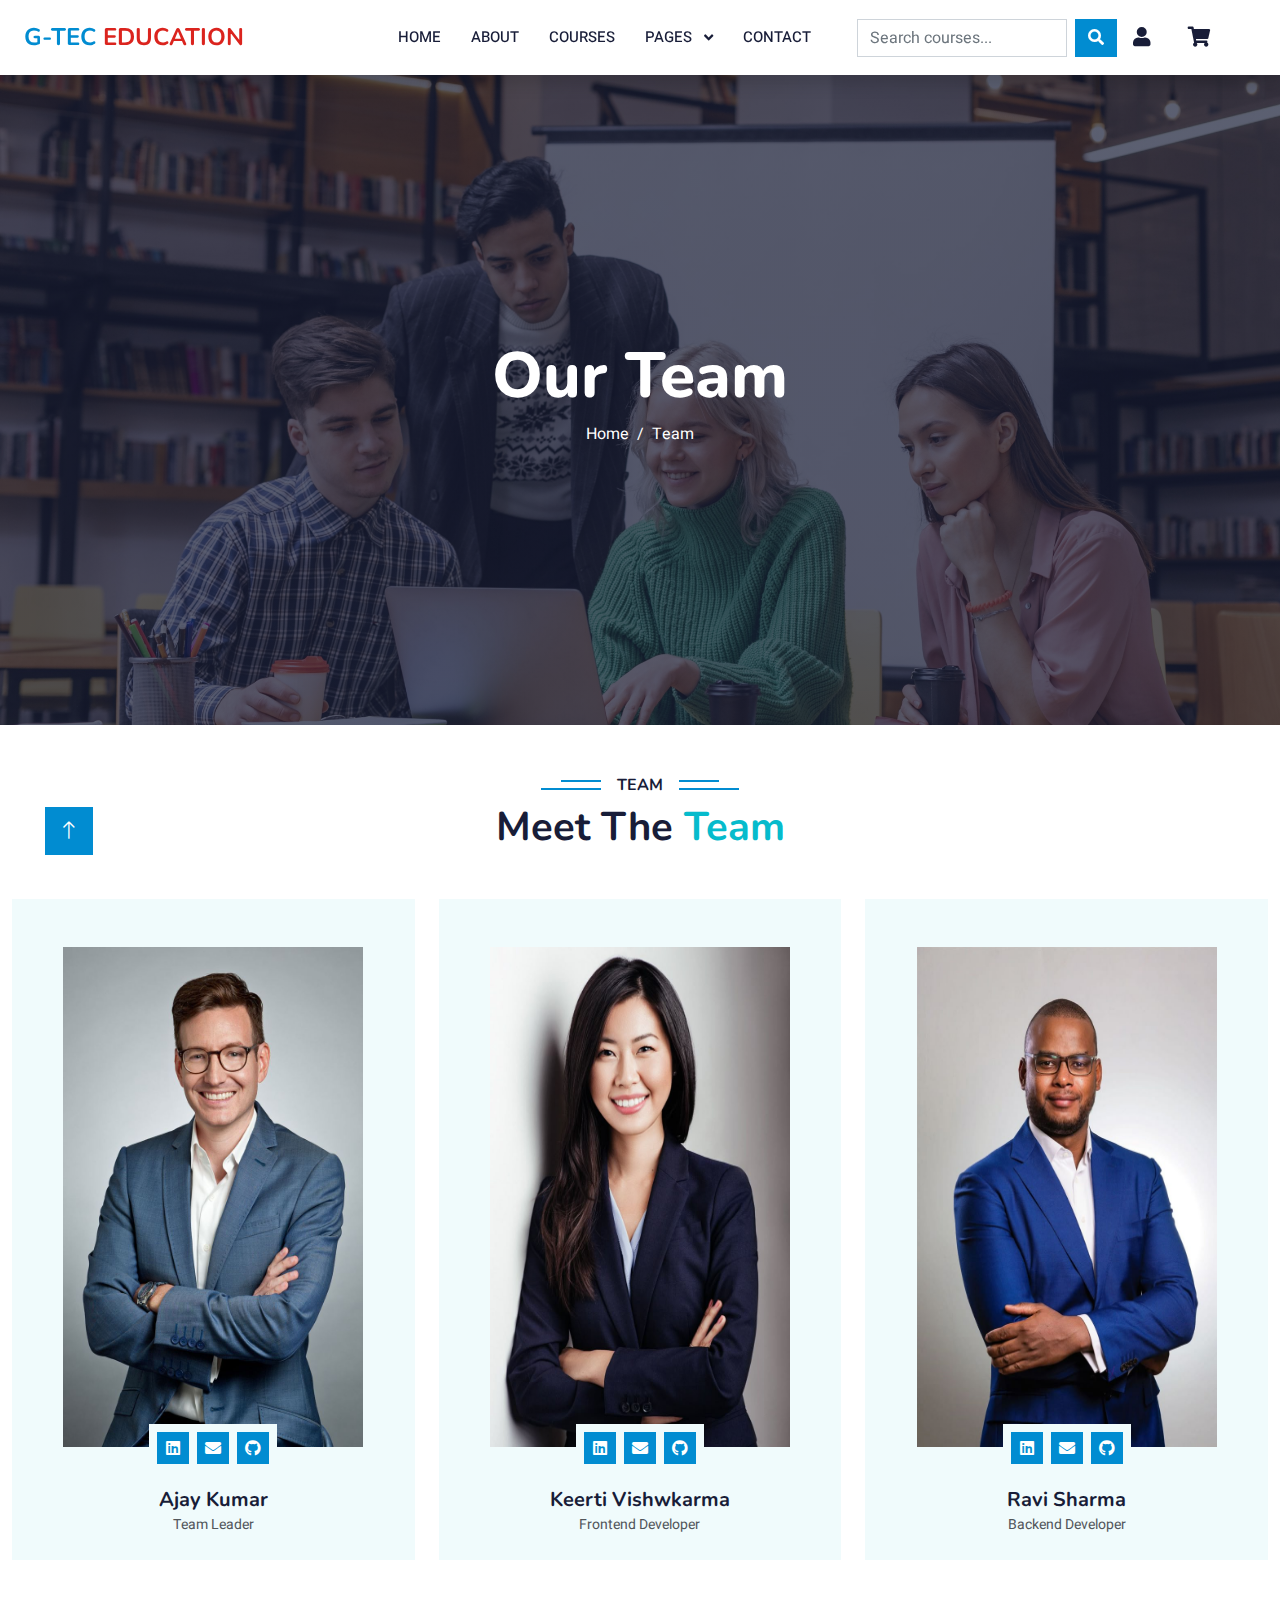
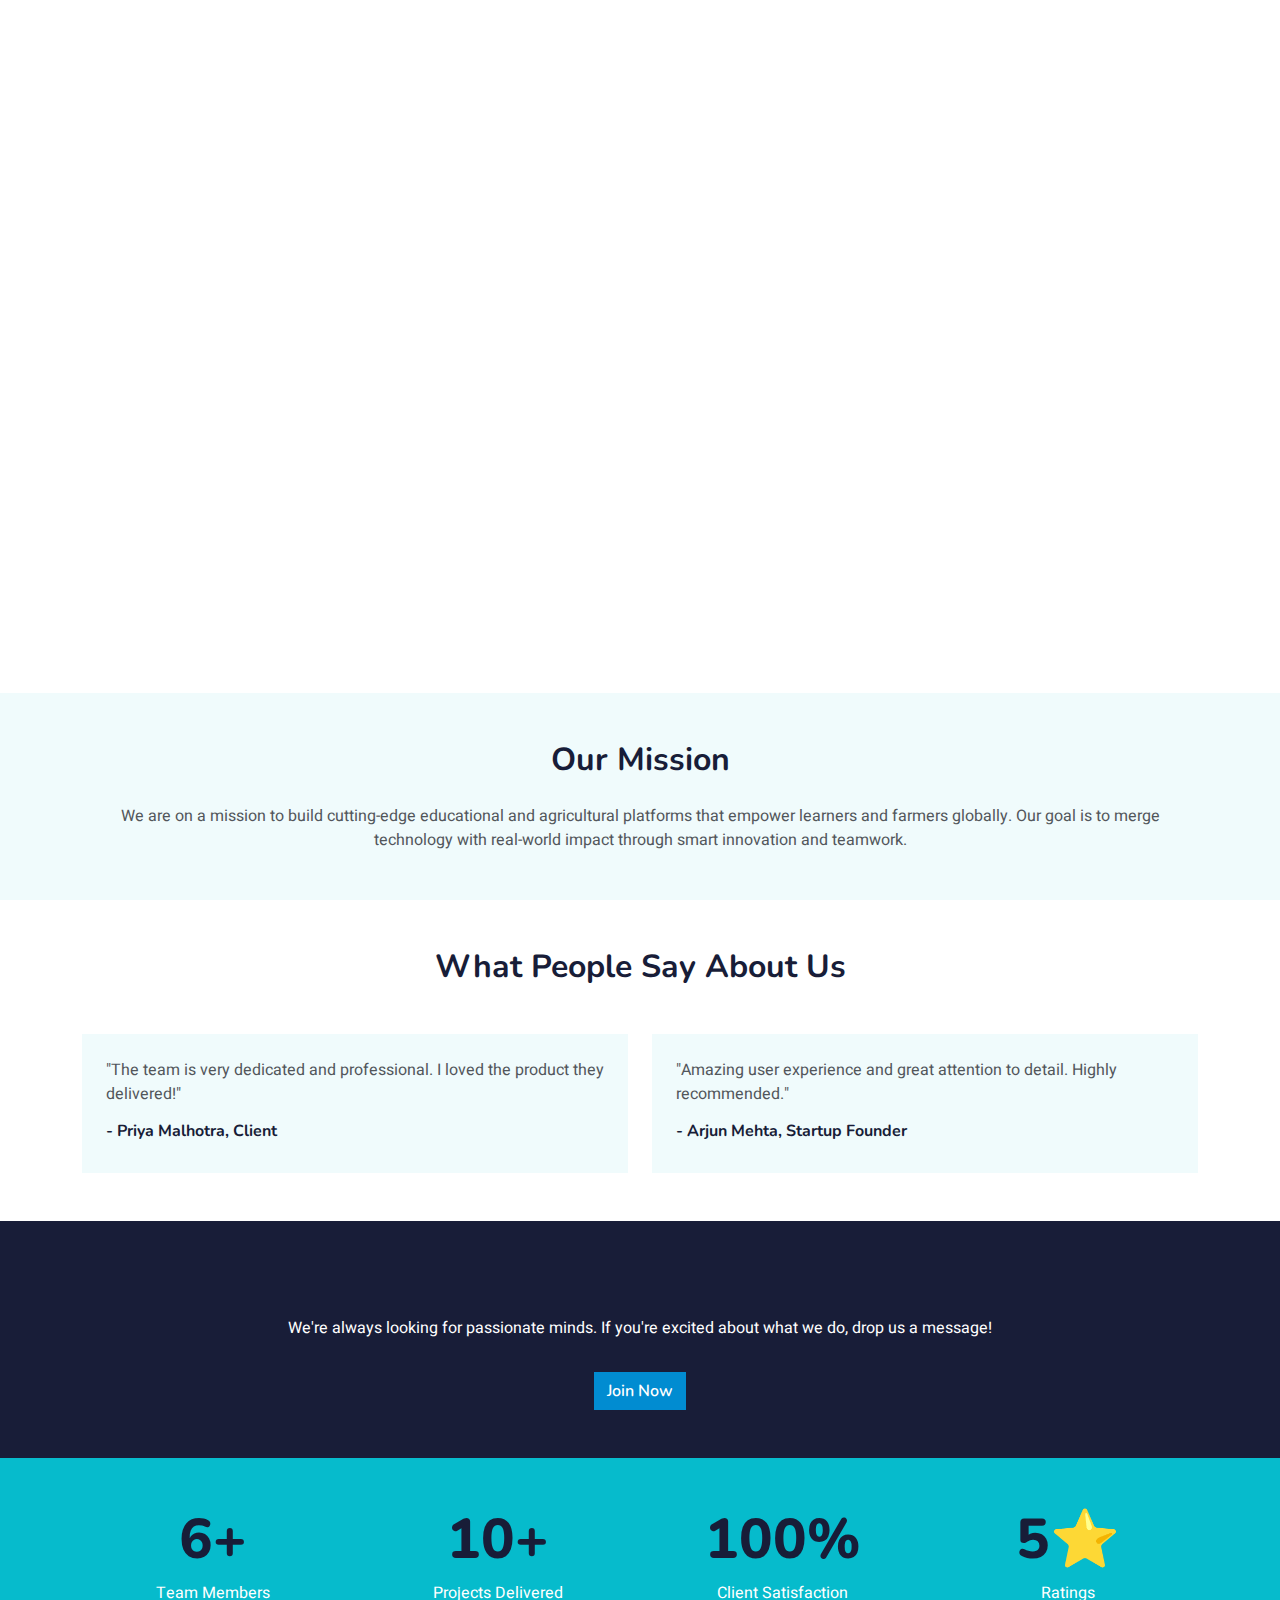
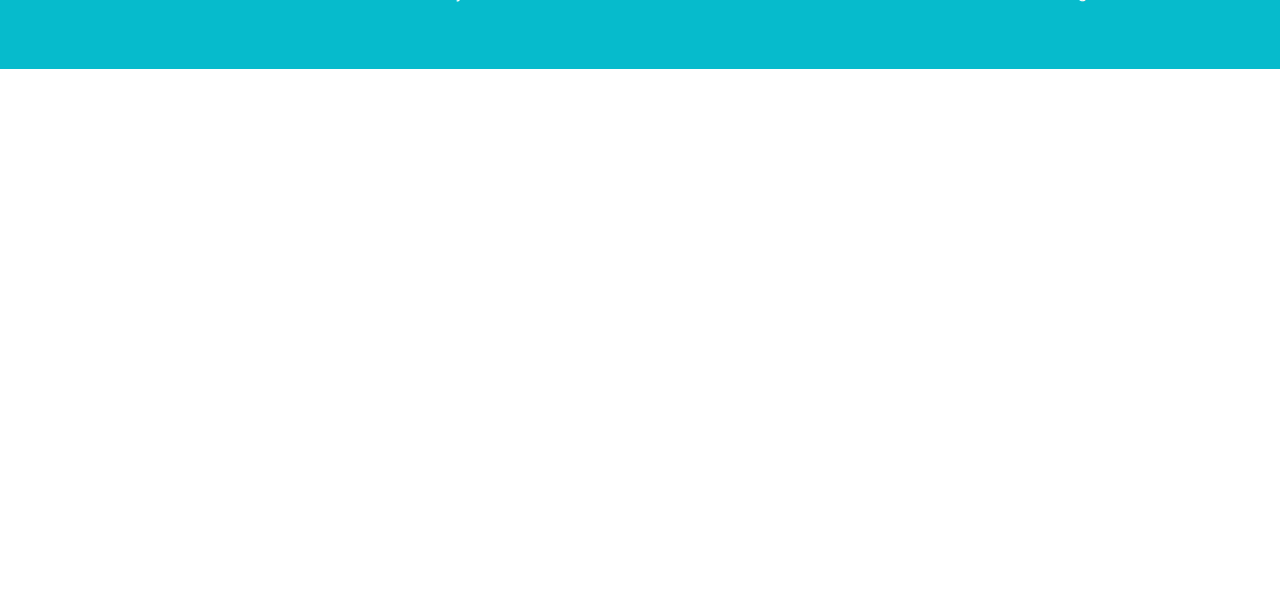
<file: team.html>
<!DOCTYPE html>
<html lang="en">

<head>
    <meta charset="utf-8">
    <title>G-TEC EDUCATION : Team</title>
    <meta content="width=device-width, initial-scale=1.0" name="viewport">
    <meta content="" name="keywords">
    <meta content="" name="description">

     

    <!-- Google Web Fonts -->
    <link rel="preconnect" href="https://fonts.googleapis.com">
    <link rel="preconnect" href="https://fonts.gstatic.com" crossorigin>
    <link
        href="https://fonts.googleapis.com/css2?family=Heebo:wght@400;500;600&family=Nunito:wght@600;700;800&display=swap"
        rel="stylesheet">

    <!-- Icon Font Stylesheet -->
    <link href="https://cdnjs.cloudflare.com/ajax/libs/font-awesome/5.10.0/css/all.min.css" rel="stylesheet">
    <link href="https://cdn.jsdelivr.net/npm/bootstrap-icons@1.4.1/font/bootstrap-icons.css" rel="stylesheet">

    <!-- Libraries Stylesheet -->
    <link href="lib/animate/animate.min.css" rel="stylesheet">
    <link href="lib/owlcarousel/assets/owl.carousel.min.css" rel="stylesheet">

    <!-- Customized Bootstrap Stylesheet -->
    <link href="css/bootstrap.min.css" rel="stylesheet">

    <!-- Template Stylesheet -->
    <link href="css/style.css" rel="stylesheet">



</head>

<body>
    <!-- Spinner Start -->
<div id="spinner"
class="show bg-white position-fixed translate-middle w-100 vh-100 top-50 start-50 d-flex flex-column align-items-center justify-content-center text-center">
<div class="spinner-border text-primary mb-3" style="width: 3rem; height: 3rem;" role="status">
    <span class="visually-hidden">Loading...</span>
</div>
<h5 class="fw-bold text-primary m-0">G-TEC <span style="color: #db241e;">EDUCATION</span></h5>
</div>
    <!-- Spinner End -->


    <!-- Navbar Start -->
    <nav class="navbar navbar-expand-lg navbar-light bg-white shadow sticky-top p-0">
        <div class="container-fluid px-4">
            <!-- Logo and Brand -->
            <a href="index.html" class="navbar-brand d-flex align-items-center">
                <!-- <img src="img/icon.png" alt="G-TEC Logo" height="50" class="me-2"> -->
                <h1 class="m-0 fw-bold" style="font-size: 24px; color: #018cd1;">
                    G-TEC <span style="color: #db241e;">EDUCATION</span>
                </h1>
            </a>
    
            <!-- Mobile Toggler -->
            <button class="navbar-toggler" type="button" data-bs-toggle="collapse" data-bs-target="#navbarCollapse">
                <span class="navbar-toggler-icon"></span>
            </button>
    
            <!-- Navbar Menu -->
            <div class="collapse navbar-collapse" id="navbarCollapse">
                <!-- Left Menu Items -->
                <ul class="navbar-nav ms-auto mb-2 mb-lg-0">
                    <li class="nav-item">
                        <a class="nav-link active" href="index.html">Home</a>
                    </li>
                    <li class="nav-item">
                        <a class="nav-link" href="about.html">About</a>
                    </li>
                     
                    <li class="nav-item">
                        <a class="nav-link" href="courses.html">Courses</a>
                    </li>
                    <li class="nav-item dropdown">
                        <a class="nav-link dropdown-toggle" href="#" id="pagesDropdown" role="button" data-bs-toggle="dropdown" aria-expanded="false">
                            Pages
                        </a>
                        <ul class="dropdown-menu" aria-labelledby="pagesDropdown">
                            <li><a class="dropdown-item" href="team.html">Our Team</a></li>
                            <li><a class="dropdown-item" href="testimonial.html">Testimonial</a></li>
                            <li><a class="dropdown-item" href="instructor.html">Apply for Instructor</a></li>
                        </ul>
                    </li>
                    <li class="nav-item">
                        <a class="nav-link" href="contact.html">Contact</a>
                    </li>
                </ul>
    
                <!-- Search Bar -->
                <form class="d-flex mx-lg-3 my-2 my-lg-0" role="search">
                    <input class="form-control me-2" type="search" placeholder="Search courses..." aria-label="Search">
                   <button class="btn btn-primary" type="submit"><i class="fa fa-search"></i></button>
                </form>
    
                <!-- Right Icons -->
                <ul class="navbar-nav mb-2 mb-lg-0 d-flex align-items-center">
                    <li class="nav-item me-2">
                        <a class="nav-link" href="login.html" title="Login">
                            <i class="fa fa-user fa-lg"></i>
                        </a>
                    </li>
                    <li class="nav-item me-3">
                        <a class="nav-link" href="#" title="Cart">
                            <i class="fa fa-shopping-cart fa-lg"></i>
                        </a>
                    </li>
                    <li class="nav-item">
                        <div id="google_translate_element"></div>
                    </li>
                </ul>
            </div>
        </div>
    </nav>
    <!-- Navbar End -->



    <!-- Header Start -->
    <div class="container-fluid bg-primary page-header d-flex align-items-center" style="min-height: 650px;">
        <div class="container py-5">
            <div class="row justify-content-center">
                <div class="col-lg-10 text-center">
                    <h1 class="display-3 text-white animated slideInDown">Our Team</h1>
                    <nav aria-label="breadcrumb">
                        <ol class="breadcrumb justify-content-center">
                            <li class="breadcrumb-item"><a class="text-white" href="index.html">Home</a></li>
                            <li class="breadcrumb-item text-white active" aria-current="page">Team</li>
                        </ol>
                    </nav>
                </div>
            </div>
        </div>
    </div>
    <!-- Header End -->



    <!-- Team Start -->
    <!-- TEAM SECTION START -->
<div class="container-xxl py-5">
    <div class="container">
        <div class="text-center wow fadeInUp" data-wow-delay="0.1s">
            <h6 class="section-title bg-white text-center px-3">TEAM</h6>
            <h1 class="mb-5">Meet The <span class="text-primary">Team</span></h1>
        </div>
    </div>
    
        <div class="row g-4">
            <!-- TEAM MEMBER 1 -->
            <div class="col-lg-4 col-md-6 wow fadeInUp" data-wow-delay="0.1s">
                <div class="team-item bg-light">
                    <div class="overflow-hidden text-center pt-5">
                        <img class="img-fluid" src="img/GTEC-PR-01.jpg" alt="" style="height: 500px; width: 300px;">
                    </div>
                    <div class="position-relative d-flex justify-content-center" style="margin-top: -23px;">
                        <div class="bg-light d-flex justify-content-center pt-2 px-1">
                            <a class="btn btn-sm-square btn-primary mx-1" href="https://www.linkedin.com/in/ajay-panwar-8077b925a/" target="_blank"><i class="fab fa-linkedin"></i></a>
                            <a class="btn btn-sm-square btn-primary mx-1" href="mailto:ajaypanwar7472@gmail.com"><i class="fa fa-envelope"></i></a>
                            <a class="btn btn-sm-square btn-primary mx-1" href="https://github.com/ajaypanwar7472" target="_blank"><i class="fab fa-github"></i></a>
                        </div>
                    </div>
                    <div class="text-center p-4">
                        <h5 class="mb-0">Ajay Kumar</h5>
                        <small>Team Leader</small>
                    </div>
                </div>
            </div>

            <!-- TEAM MEMBER 2 -->
            <div class="col-lg-4 col-md-6 wow fadeInUp" data-wow-delay="0.2s">
                <div class="team-item bg-light">
                    <div class="overflow-hidden text-center pt-5">
                        <img class="img-fluid" src="img/GTEC-PR-03.jpg" alt="" style="height: 500px; width: 300px;">
                    </div>
                    <div class="position-relative d-flex justify-content-center" style="margin-top: -23px;">
                        <div class="bg-light d-flex justify-content-center pt-2 px-1">
                            <a class="btn btn-sm-square btn-primary mx-1" href="https://www.linkedin.com/in/keerti-vishwkarma-8ba754243/" target="_blank"><i class="fab fa-linkedin"></i></a>
                            <a class="btn btn-sm-square btn-primary mx-1" href="mailto:keertidvcorai@gmail.com"><i class="fa fa-envelope"></i></a>
                            <a class="btn btn-sm-square btn-primary mx-1" href="https://github.com/keerti1924" target="_blank"><i class="fab fa-github"></i></a>
                        </div>
                    </div>
                    <div class="text-center p-4">
                        <h5 class="mb-0">Keerti Vishwkarma</h5>
                        <small>Frontend Developer</small>
                    </div>
                </div>
            </div>

            <!-- TEAM MEMBER 3 -->
            <div class="col-lg-4 col-md-6 wow fadeInUp" data-wow-delay="0.3s">
                <div class="team-item bg-light">
                    <div class="overflow-hidden text-center pt-5">
                        <img class="img-fluid" src="img/GTEC-PR-02.jpg" alt="" style="height: 500px; width: 300px;">
                    </div>
                    <div class="position-relative d-flex justify-content-center" style="margin-top: -23px;">
                        <div class="bg-light d-flex justify-content-center pt-2 px-1">
                            <a class="btn btn-sm-square btn-primary mx-1" href="#"><i class="fab fa-linkedin"></i></a>
                            <a class="btn btn-sm-square btn-primary mx-1" href="#"><i class="fa fa-envelope"></i></a>
                            <a class="btn btn-sm-square btn-primary mx-1" href="#"><i class="fab fa-github"></i></a>
                        </div>
                    </div>
                    <div class="text-center p-4">
                        <h5 class="mb-0">Ravi Sharma</h5>
                        <small>Backend Developer</small>
                    </div>
                </div>
            </div>

            <!-- TEAM MEMBER 4 -->
            <div class="col-lg-4 col-md-6 wow fadeInUp" data-wow-delay="0.4s">
                <div class="team-item bg-light">
                    <div class="overflow-hidden text-center pt-5">
                        <img class="img-fluid" src="img/GTEC-PR-04.jpg" alt="" style="height: 500px; width: 300px;">
                    </div>
                    <div class="position-relative d-flex justify-content-center" style="margin-top: -23px;">
                        <div class="bg-light d-flex justify-content-center pt-2 px-1">
                            <a class="btn btn-sm-square btn-primary mx-1" href="#"><i class="fab fa-linkedin"></i></a>
                            <a class="btn btn-sm-square btn-primary mx-1" href="#"><i class="fa fa-envelope"></i></a>
                            <a class="btn btn-sm-square btn-primary mx-1" href="#"><i class="fab fa-github"></i></a>
                        </div>
                    </div>
                    <div class="text-center p-4">
                        <h5 class="mb-0">Sneha Kapoor</h5>
                        <small>UI/UX Designer</small>
                    </div>
                </div>
            </div>

            <!-- TEAM MEMBER 5 -->
            <div class="col-lg-4 col-md-6 wow fadeInUp" data-wow-delay="0.5s">
                <div class="team-item bg-light">
                    <div class="overflow-hidden text-center pt-5">
                        <img class="img-fluid" src="img/GTEC-PR-05.jpeg" alt="" style="height: 500px; width: 300px;">
                    </div>
                    <div class="position-relative d-flex justify-content-center" style="margin-top: -23px;">
                        <div class="bg-light d-flex justify-content-center pt-2 px-1">
                            <a class="btn btn-sm-square btn-primary mx-1" href="#"><i class="fab fa-linkedin"></i></a>
                            <a class="btn btn-sm-square btn-primary mx-1" href="#"><i class="fa fa-envelope"></i></a>
                            <a class="btn btn-sm-square btn-primary mx-1" href="#"><i class="fab fa-github"></i></a>
                        </div>
                    </div>
                    <div class="text-center p-4">
                        <h5 class="mb-0">Anjali Mehra</h5>
                        <small>QA Tester</small>
                    </div>
                </div>
            </div>

            <!-- TEAM MEMBER 6 -->
            <div class="col-lg-4 col-md-6 wow fadeInUp" data-wow-delay="0.6s">
                <div class="team-item bg-light">
                    <div class="overflow-hidden text-center pt-5">
                        <img class="img-fluid" src="img/GTEC-PR-06.jpeg" alt="" style="height: 500px; width: 300px;">
                    </div>
                    <div class="position-relative d-flex justify-content-center" style="margin-top: -23px;">
                        <div class="bg-light d-flex justify-content-center pt-2 px-1">
                            <a class="btn btn-sm-square btn-primary mx-1" href="#"><i class="fab fa-linkedin"></i></a>
                            <a class="btn btn-sm-square btn-primary mx-1" href="#"><i class="fa fa-envelope"></i></a>
                            <a class="btn btn-sm-square btn-primary mx-1" href="#"><i class="fab fa-github"></i></a>
                        </div>
                    </div>
                    <div class="text-center p-4">
                        <h5 class="mb-0">Suresh Yadav</h5>
                        <small>DevOps Engineer</small>
                    </div>
                </div>
            </div>
        </div>
    </div>
</div>
<!-- TEAM SECTION END -->

<!-- OUR MISSION SECTION -->
<div class="container-fluid bg-light py-5">
    <div class="container text-center">
        <h2 class="mb-4">Our Mission</h2>
        <p class="mb-0">We are on a mission to build cutting-edge educational and agricultural platforms that empower learners and farmers globally. Our goal is to merge technology with real-world impact through smart innovation and teamwork.</p>
    </div>
</div>

<!-- TESTIMONIALS SECTION -->
<div class="container-xxl py-5">
    <div class="container">
        <h2 class="text-center mb-5">What People Say About Us</h2>
        <div class="row g-4">
            <div class="col-lg-6">
                <div class="bg-light p-4 rounded">
                    <p>"The team is very dedicated and professional. I loved the product they delivered!"</p>
                    <h6>- Priya Malhotra, Client</h6>
                </div>
            </div>
            <div class="col-lg-6">
                <div class="bg-light p-4 rounded">
                    <p>"Amazing user experience and great attention to detail. Highly recommended."</p>
                    <h6>- Arjun Mehta, Startup Founder</h6>
                </div>
            </div>
        </div>
    </div>
</div>


<div class="container-fluid bg-dark text-white py-5">
    <div class="container text-center">
        <h2>Want to Join Our Team?</h2>
        <p>We're always looking for passionate minds. If you're excited about what we do, drop us a message!</p>
        <a href="mailto:youremail@example.com" class="btn btn-primary mt-3">Join Now</a>
    </div>
</div>


<!-- FUN FACTS / STATS SECTION -->
<div class="container-fluid bg-primary text-white py-5">
    <div class="container">
        <div class="row text-center">
            <div class="col-md-3">
                <h1 class="display-4">6+</h1>
                <p>Team Members</p>
            </div>
            <div class="col-md-3">
                <h1 class="display-4">10+</h1>
                <p>Projects Delivered</p>
            </div>
            <div class="col-md-3">
                <h1 class="display-4">100%</h1>
                <p>Client Satisfaction</p>
            </div>
            <div class="col-md-3">
                <h1 class="display-4">5⭐</h1>
                <p>Ratings</p>
            </div>
        </div>
    </div>
</div>



    <!-- Footer Start -->
    <div class="container-fluid bg-dark text-light footer pt-5 mt-5 wow fadeIn" data-wow-delay="0.1s">
        <div class="container py-5">
            <div class="row g-5">
                <!-- Quick Links -->
                <div class="col-lg-4 col-md-6">
                    <h4 class="text-white mb-3">Quick Link</h4>
                    <p><a class="text-light" href="about.html">About Us</a></p>
                    <p><a class="text-light" href="contact.html">Contact Us</a></p>
                    <p><a class="text-light" href="#">Privacy Policy</a></p>
                    <p><a class="text-light" href="#">Terms & Condition</a></p>
                    <p><a class="text-light" href="#">FAQs & Help</a></p>
                </div>
    
                <!-- Contact Info -->
                <div class="col-lg-4 col-md-6">
                    <h4 class="text-white mb-3">Contact</h4>
                    <p class="mb-2"><i class="fa fa-map-marker-alt me-3"></i>No 95 A-2, 2nd Floor, KRS Building, Hopes, Avinashi Rd, Tamil Nadu 641004</p>
                    <p class="mb-2"><i class="fa fa-building me-3"></i>G-TEC COMPUTER EDUCATION HOPE COLLEGE</p>
                    <p class="mb-2"><i class="fa fa-phone-alt me-3"></i>+91 8683045908</p>
                    <p class="mb-2"><i class="fa fa-envelope me-3"></i>secretcoder@gmail.com</p>
                    <div class="d-flex pt-2">
                        <a class="btn btn-outline-light btn-social" href="#"><i class="fab fa-twitter"></i></a>
                        <a class="btn btn-outline-light btn-social" href="#"><i class="fab fa-facebook-f"></i></a>
                        <a class="btn btn-outline-light btn-social" href="#"><i class="fab fa-youtube"></i></a>
                        <a class="btn btn-outline-light btn-social" href="#"><i class="fab fa-linkedin-in"></i></a>
                    </div>
                </div>
    
                <!-- Newsletter -->
                <div class="col-lg-4 col-md-6">
                    <h4 class="text-white mb-3">Subscribe to our Newsletter</h4>
                    <p>Subscribe now and join our growing community of learners committed to lifelong education!</p>
                    <div class="position-relative mx-auto" style="max-width: 400px;">
                        <form action="#">
                            <input class="form-control border-0 w-100 py-3 ps-4 pe-5" type="email" placeholder="Your email" required>
                            <button type="submit" class="btn btn-primary py-2 position-absolute top-0 end-0 mt-2 me-2">
                                <a href="mailto:keertidvcorai@gmail.com" class="text-white text-decoration-none">Subscribe</a>
                            </button>
                        </form>
                    </div>
                </div>
            </div>
        </div>
    
        <!-- Footer Bottom -->
        <div class="container">
            <div class="copyright">
                <div class="row">
                    <div class="col-md-6 text-center text-md-start mb-3 mb-md-0">
                        &copy; <a class="border-bottom text-white" href="index.html">G-TEC COMPUTER EDUCATION HOPE COLLEGE</a>, All Rights Reserved.
                    </div>
                </div>
            </div>
        </div>
    </div>
    <!-- Footer End -->


    <!-- Back to Top -->
    <a href="#" class="btn btn-lg btn-primary btn-lg-square back-to-top"><i class="bi bi-arrow-up"></i></a>


    <!-- JavaScript Libraries -->
    <script src="https://code.jquery.com/jquery-3.4.1.min.js"></script>
    <script src="https://cdn.jsdelivr.net/npm/bootstrap@5.0.0/dist/js/bootstrap.bundle.min.js"></script>
    <script src="lib/wow/wow.min.js"></script>
    <script src="lib/easing/easing.min.js"></script>
    <script src="lib/waypoints/waypoints.min.js"></script>
    <script src="lib/owlcarousel/owl.carousel.min.js"></script>

    <!-- Template Javascript -->
    <script src="js/main.js"></script>
</body>

</html>
</file>
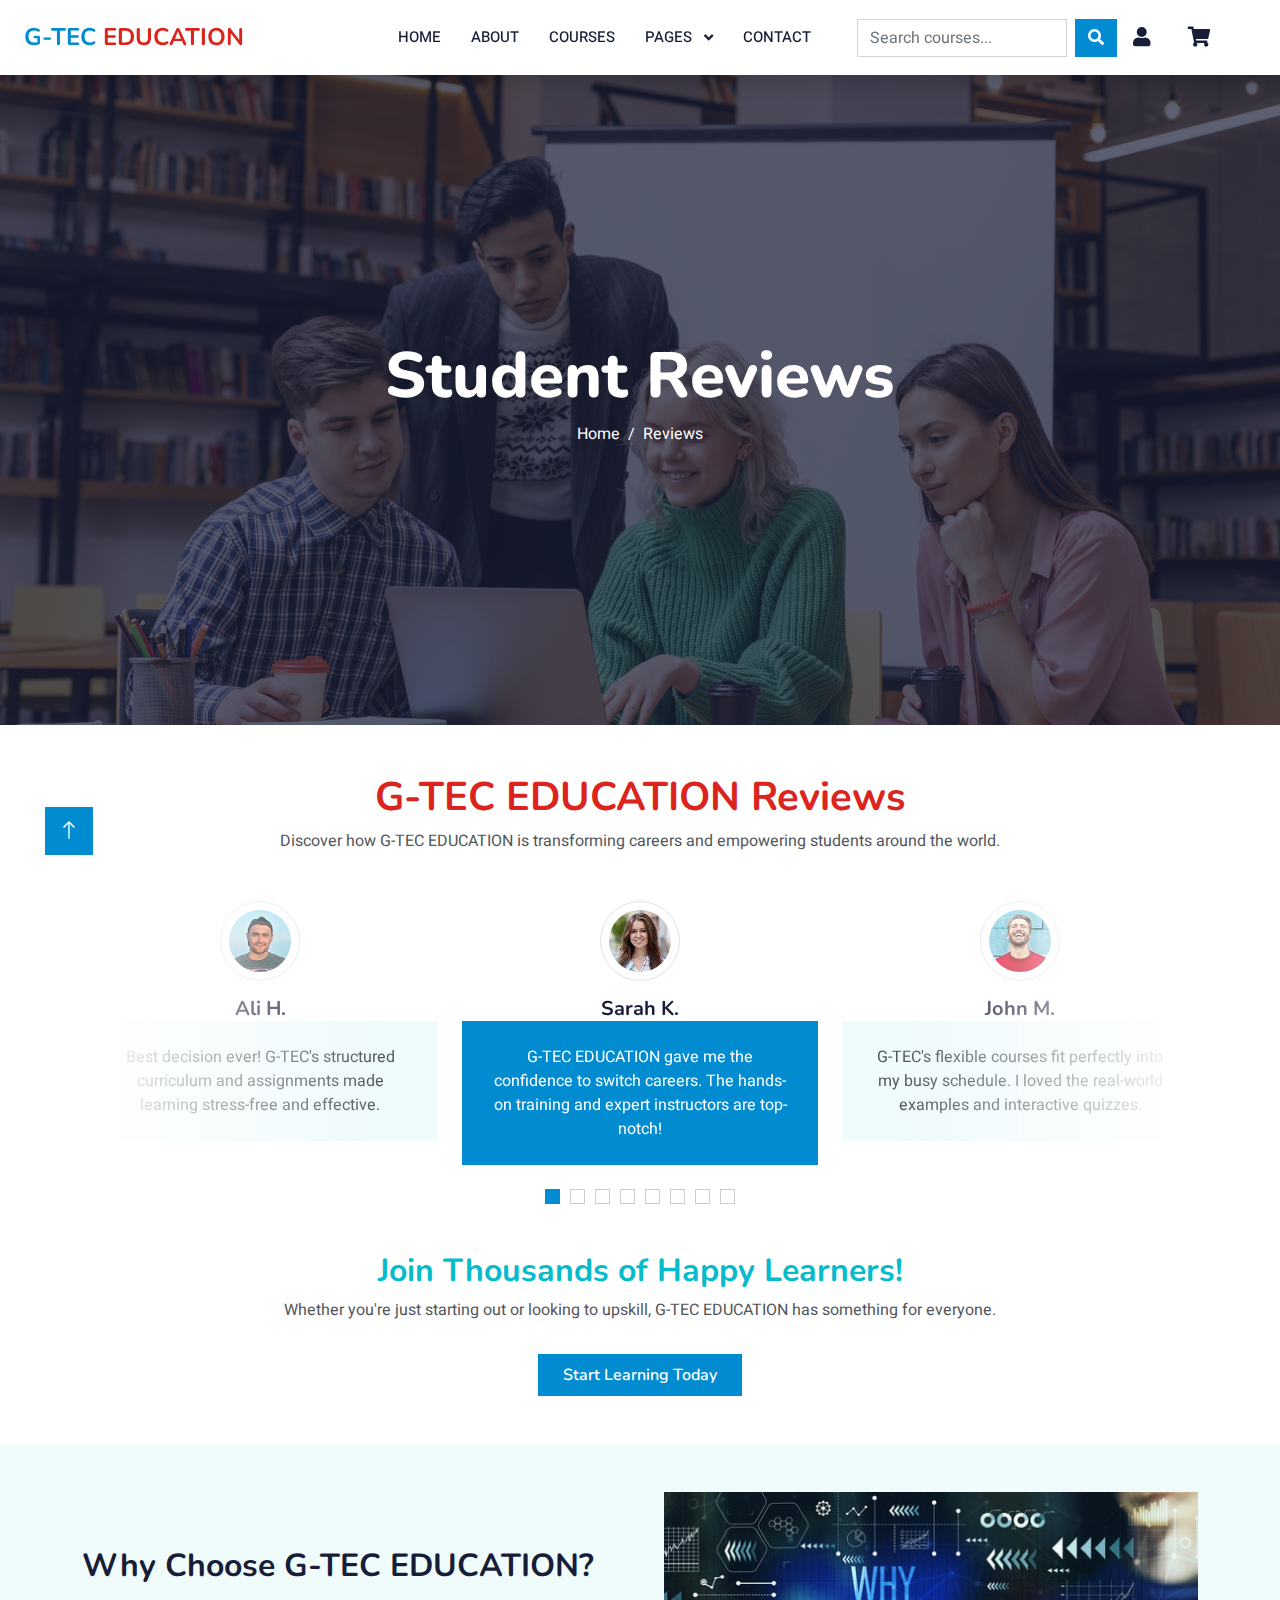
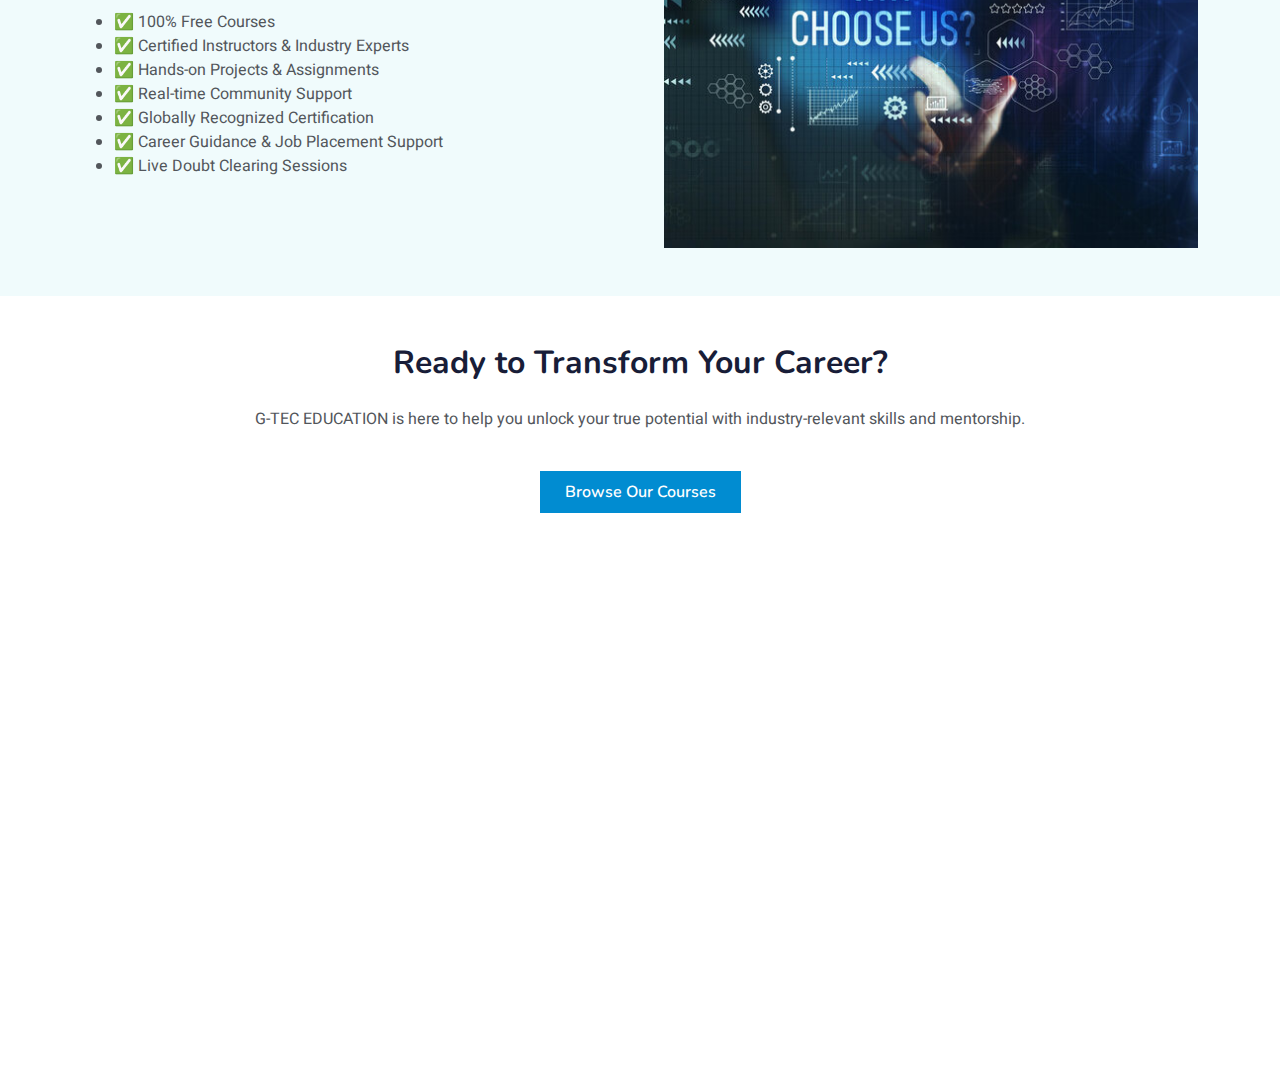
<file: testimonial.html>
<!DOCTYPE html>
<html lang="en">

<head>
    <meta charset="utf-8">
    <title>G-TEC EDUCATION : Testimonial</title>
    <meta content="width=device-width, initial-scale=1.0" name="viewport">
    <meta content="" name="keywords">
    <meta content="" name="description">

     

    <!-- Google Web Fonts -->
    <link rel="preconnect" href="https://fonts.googleapis.com">
    <link rel="preconnect" href="https://fonts.gstatic.com" crossorigin>
    <link
        href="https://fonts.googleapis.com/css2?family=Heebo:wght@400;500;600&family=Nunito:wght@600;700;800&display=swap"
        rel="stylesheet">

    <!-- Icon Font Stylesheet -->
    <link href="https://cdnjs.cloudflare.com/ajax/libs/font-awesome/5.10.0/css/all.min.css" rel="stylesheet">
    <link href="https://cdn.jsdelivr.net/npm/bootstrap-icons@1.4.1/font/bootstrap-icons.css" rel="stylesheet">

    <!-- Libraries Stylesheet -->
    <link href="lib/animate/animate.min.css" rel="stylesheet">
    <link href="lib/owlcarousel/assets/owl.carousel.min.css" rel="stylesheet">

    <!-- Customized Bootstrap Stylesheet -->
    <link href="css/bootstrap.min.css" rel="stylesheet">

    <!-- Template Stylesheet -->
    <link href="css/style.css" rel="stylesheet">


</head>

<body>
    <!-- Spinner Start -->
<div id="spinner"
class="show bg-white position-fixed translate-middle w-100 vh-100 top-50 start-50 d-flex flex-column align-items-center justify-content-center text-center">
<div class="spinner-border text-primary mb-3" style="width: 3rem; height: 3rem;" role="status">
    <span class="visually-hidden">Loading...</span>
</div>
<h5 class="fw-bold text-primary m-0">G-TEC <span style="color: #db241e;">EDUCATION</span></h5>
</div>
    <!-- Spinner End -->


    <!-- Navbar Start -->
    <nav class="navbar navbar-expand-lg navbar-light bg-white shadow sticky-top p-0">
        <div class="container-fluid px-4">
            <!-- Logo and Brand -->
            <a href="index.html" class="navbar-brand d-flex align-items-center">
                <!-- <img src="img/icon.png" alt="G-TEC Logo" height="50" class="me-2"> -->
                <h1 class="m-0 fw-bold" style="font-size: 24px; color: #018cd1;">
                    G-TEC <span style="color: #db241e;">EDUCATION</span>
                </h1>
            </a>
    
            <!-- Mobile Toggler -->
            <button class="navbar-toggler" type="button" data-bs-toggle="collapse" data-bs-target="#navbarCollapse">
                <span class="navbar-toggler-icon"></span>
            </button>
    
            <!-- Navbar Menu -->
            <div class="collapse navbar-collapse" id="navbarCollapse">
                <!-- Left Menu Items -->
                <ul class="navbar-nav ms-auto mb-2 mb-lg-0">
                    <li class="nav-item">
                        <a class="nav-link active" href="index.html">Home</a>
                    </li>
                    <li class="nav-item">
                        <a class="nav-link" href="about.html">About</a>
                    </li>
                     
                    <li class="nav-item">
                        <a class="nav-link" href="courses.html">Courses</a>
                    </li>
                    <li class="nav-item dropdown">
                        <a class="nav-link dropdown-toggle" href="#" id="pagesDropdown" role="button" data-bs-toggle="dropdown" aria-expanded="false">
                            Pages
                        </a>
                        <ul class="dropdown-menu" aria-labelledby="pagesDropdown">
                            <li><a class="dropdown-item" href="team.html">Our Team</a></li>
                            <li><a class="dropdown-item" href="testimonial.html">Testimonial</a></li>
                            <li><a class="dropdown-item" href="instructor.html">Apply for Instructor</a></li>
                        </ul>
                    </li>
                    <li class="nav-item">
                        <a class="nav-link" href="contact.html">Contact</a>
                    </li>
                </ul>
    
                <!-- Search Bar -->
                <form class="d-flex mx-lg-3 my-2 my-lg-0" role="search">
                    <input class="form-control me-2" type="search" placeholder="Search courses..." aria-label="Search">
                   <button class="btn btn-primary" type="submit"><i class="fa fa-search"></i></button>
                </form>
    
                <!-- Right Icons -->
                <ul class="navbar-nav mb-2 mb-lg-0 d-flex align-items-center">
                    <li class="nav-item me-2">
                        <a class="nav-link" href="login.html" title="Login">
                            <i class="fa fa-user fa-lg"></i>
                        </a>
                    </li>
                    <li class="nav-item me-3">
                        <a class="nav-link" href="#" title="Cart">
                            <i class="fa fa-shopping-cart fa-lg"></i>
                        </a>
                    </li>
                    <li class="nav-item">
                        <div id="google_translate_element"></div>
                    </li>
                </ul>
            </div>
        </div>
    </nav>
    <!-- Navbar End -->



    <!-- Header Start -->
    <div class="container-fluid bg-primary page-header d-flex align-items-center" style="min-height: 650px;">
        <div class="container py-5">
            <div class="row justify-content-center">
                <div class="col-lg-10 text-center">
                    <h1 class="display-3 text-white animated slideInDown">Student Reviews</h1>
                    <nav aria-label="breadcrumb">
                        <ol class="breadcrumb justify-content-center">
                            <li class="breadcrumb-item"><a class="text-white" href="index.html">Home</a></li>
                            <li class="breadcrumb-item text-white active" aria-current="page">Reviews</li>
                        </ol>
                    </nav>
                </div>
            </div>
        </div>
    </div>
    <!-- Header End -->


    <!-- Testimonial Start -->
    <div class="container-xxl py-5 wow fadeInUp" data-wow-delay="0.1s">
        <div class="container">
            <div class="text-center">
                <h1 class="bg-white text-center px-3" style="color: #db241e;">G-TEC EDUCATION Reviews</h1>
                <p class="mb-5">Discover how G-TEC EDUCATION is transforming careers and empowering students around the world.</p>
            </div>
            <div class="owl-carousel testimonial-carousel position-relative">
                <div class="testimonial-item text-center">
                    <img class="border rounded-circle p-2 mx-auto mb-3" src="img/testimonial-1.jpg"
                        style="width: 80px; height: 80px;">
                    <h5 class="mb-0">Sarah K.</h5>
                    <div class="testimonial-text bg-light text-center p-4">
                        <p class="mb-0">G-TEC EDUCATION gave me the confidence to switch careers. The hands-on training and expert instructors are top-notch!</p>
                    </div>
                </div>
                <div class="testimonial-item text-center">
                    <img class="border rounded-circle p-2 mx-auto mb-3" src="img/testimonial-2.jpg"
                        style="width: 80px; height: 80px;">
                    <h5 class="mb-0">John M.</h5>
                    <div class="testimonial-text bg-light text-center p-4">
                        <p class="mb-0">G-TEC's flexible courses fit perfectly into my busy schedule. I loved the real-world examples and interactive quizzes.</p>
                    </div>
                </div>
                <div class="testimonial-item text-center">
                    <img class="border rounded-circle p-2 mx-auto mb-3" src="img/testimonial-3.jpg"
                        style="width: 80px; height: 80px;">
                    <h5 class="mb-0">David P.</h5>
                    <div class="testimonial-text bg-light text-center p-4">
                        <p class="mb-0">Excellent platform with high-quality instructors. G-TEC EDUCATION has helped me upskill and grow professionally.</p>
                    </div>
                </div>
                <div class="testimonial-item text-center">
                    <img class="border rounded-circle p-2 mx-auto mb-3" src="img/testimonial-4.jpg"
                        style="width: 80px; height: 80px;">
                    <h5 class="mb-0">Lisa S.</h5>
                    <div class="testimonial-text bg-light text-center p-4">
                        <p class="mb-0">G-TEC EDUCATION makes learning enjoyable. From design to development, the platform covers everything I needed.</p>
                    </div>
                </div>
                <div class="testimonial-item text-center">
                    <img class="border rounded-circle p-2 mx-auto mb-3" src="img/testimonial-2.jpg"
                        style="width: 80px; height: 80px;">
                    <h5 class="mb-0">Anita R.</h5>
                    <div class="testimonial-text bg-light text-center p-4">
                        <p class="mb-0">The support from G-TEC's community is phenomenal. I never felt alone during my learning journey. Highly recommend!</p>
                    </div>
                </div>
                <div class="testimonial-item text-center">
                    <img class="border rounded-circle p-2 mx-auto mb-3" src="img/testimonial-1.jpg"
                        style="width: 80px; height: 80px;">
                    <h5 class="mb-0">Ravi T.</h5>
                    <div class="testimonial-text bg-light text-center p-4">
                        <p class="mb-0">After completing G-TEC's web development track, I landed my first freelance project. It's a game-changer!</p>
                    </div>
                </div>
                <div class="testimonial-item text-center">
                    <img class="border rounded-circle p-2 mx-auto mb-3" src="img/testimonial-4.jpg"
                        style="width: 80px; height: 80px;">
                    <h5 class="mb-0">Priya N.</h5>
                    <div class="testimonial-text bg-light text-center p-4">
                        <p class="mb-0">With G-TEC EDUCATION's guidance, I got placed in a reputed MNC. The practical approach helped me ace my interviews.</p>
                    </div>
                </div>
                <div class="testimonial-item text-center">
                    <img class="border rounded-circle p-2 mx-auto mb-3" src="img/testimonial-3.jpg"
                        style="width: 80px; height: 80px;">
                    <h5 class="mb-0">Ali H.</h5>
                    <div class="testimonial-text bg-light text-center p-4">
                        <p class="mb-0">Best decision ever! G-TEC's structured curriculum and assignments made learning stress-free and effective.</p>
                    </div>
                </div>
            </div>
    
            <div class="text-center mt-5">
                <h2 class="text-primary">Join Thousands of Happy Learners!</h2>
                <p>Whether you're just starting out or looking to upskill, G-TEC EDUCATION has something for everyone.</p>
                <a href="#" class="btn btn-primary px-4 py-2 mt-3">Start Learning Today</a>
            </div>
        </div>
    </div>
    
    <!-- Add a highlight section -->
    <div class="container-xxl py-5 bg-light">
        <div class="container">
            <div class="row g-5 align-items-center">
                <div class="col-lg-6">
                    <h2 class="mb-4">Why Choose G-TEC EDUCATION?</h2>
                    <ul>
                        <li>✅ 100% Free Courses</li>
                        <li>✅ Certified Instructors & Industry Experts</li>
                        <li>✅ Hands-on Projects & Assignments</li>
                        <li>✅ Real-time Community Support</li>
                        <li>✅ Globally Recognized Certification</li>
                        <li>✅ Career Guidance & Job Placement Support</li>
                        <li>✅ Live Doubt Clearing Sessions</li>
                    </ul>
                </div>
                <div class="col-lg-6">
                    <img src="img/GTEC-WHY-TEST-01.jpg" class="img-fluid rounded" alt="Why Choose Us">
                </div>
            </div>
        </div>
    </div>
    
    <!-- Add call to action -->
    <div class="container-xxl py-5">
        <div class="container text-center">
            <h2 class="mb-4">Ready to Transform Your Career?</h2>
            <p class="mb-4">G-TEC EDUCATION is here to help you unlock your true potential with industry-relevant skills and mentorship.</p>
            <a href="#" class="btn btn-primary px-4 py-2 mt-3">Browse Our Courses</a>
        </div>
    </div>
    
    <!-- Testimonial End -->


    <!-- Footer Start -->
    <div class="container-fluid bg-dark text-light footer pt-5 mt-5 wow fadeIn" data-wow-delay="0.1s">
        <div class="container py-5">
            <div class="row g-5">
                <!-- Quick Links -->
                <div class="col-lg-4 col-md-6">
                    <h4 class="text-white mb-3">Quick Link</h4>
                    <p><a class="text-light" href="about.html">About Us</a></p>
                    <p><a class="text-light" href="contact.html">Contact Us</a></p>
                    <p><a class="text-light" href="#">Privacy Policy</a></p>
                    <p><a class="text-light" href="#">Terms & Condition</a></p>
                    <p><a class="text-light" href="#">FAQs & Help</a></p>
                </div>
    
                <!-- Contact Info -->
                <div class="col-lg-4 col-md-6">
                    <h4 class="text-white mb-3">Contact</h4>
                    <p class="mb-2"><i class="fa fa-map-marker-alt me-3"></i>No 95 A-2, 2nd Floor, KRS Building, Hopes, Avinashi Rd, Tamil Nadu 641004</p>
                    <p class="mb-2"><i class="fa fa-building me-3"></i>G-TEC COMPUTER EDUCATION HOPE COLLEGE</p>
                    <p class="mb-2"><i class="fa fa-phone-alt me-3"></i>+91 8683045908</p>
                    <p class="mb-2"><i class="fa fa-envelope me-3"></i>secretcoder@gmail.com</p>
                    <div class="d-flex pt-2">
                        <a class="btn btn-outline-light btn-social" href="#"><i class="fab fa-twitter"></i></a>
                        <a class="btn btn-outline-light btn-social" href="#"><i class="fab fa-facebook-f"></i></a>
                        <a class="btn btn-outline-light btn-social" href="#"><i class="fab fa-youtube"></i></a>
                        <a class="btn btn-outline-light btn-social" href="#"><i class="fab fa-linkedin-in"></i></a>
                    </div>
                </div>
    
                <!-- Newsletter -->
                <div class="col-lg-4 col-md-6">
                    <h4 class="text-white mb-3">Subscribe to our Newsletter</h4>
                    <p>Subscribe now and join our growing community of learners committed to lifelong education!</p>
                    <div class="position-relative mx-auto" style="max-width: 400px;">
                        <form action="#">
                            <input class="form-control border-0 w-100 py-3 ps-4 pe-5" type="email" placeholder="Your email" required>
                            <button type="submit" class="btn btn-primary py-2 position-absolute top-0 end-0 mt-2 me-2">
                                <a href="mailto:keertidvcorai@gmail.com" class="text-white text-decoration-none">Subscribe</a>
                            </button>
                        </form>
                    </div>
                </div>
            </div>
        </div>
    
        <!-- Footer Bottom -->
        <div class="container">
            <div class="copyright">
                <div class="row">
                    <div class="col-md-6 text-center text-md-start mb-3 mb-md-0">
                        &copy; <a class="border-bottom text-white" href="index.html">G-TEC COMPUTER EDUCATION HOPE COLLEGE</a>, All Rights Reserved.
                    </div>
                </div>
            </div>
        </div>
    </div>
    <!-- Footer End -->


    <!-- Back to Top -->
    <a href="#" class="btn btn-lg btn-primary btn-lg-square back-to-top"><i class="bi bi-arrow-up"></i></a>


    <!-- JavaScript Libraries -->
    <script src="https://code.jquery.com/jquery-3.4.1.min.js"></script>
    <script src="https://cdn.jsdelivr.net/npm/bootstrap@5.0.0/dist/js/bootstrap.bundle.min.js"></script>
    <script src="lib/wow/wow.min.js"></script>
    <script src="lib/easing/easing.min.js"></script>
    <script src="lib/waypoints/waypoints.min.js"></script>
    <script src="lib/owlcarousel/owl.carousel.min.js"></script>

    <!-- Template Javascript -->
    <script src="js/main.js"></script>
</body>

</html>
</file>
<file: css/style.css>
/********** Template CSS **********/
:root {
    --primary: #018cd1;
    --light: #ffffff;
    --dark: #181d38;
}

.btn {
    background-color: #018cd1;
    border: 1px solid var(--primary);
}

.btn a {
    text-decoration: none;
    color: #fff;
}

.btn:hover {
    background: transparent;
    color: var(--primary) !important;
    border: 1px solid var(--primary);
}

.btn:hover a {
    color: var(--primary) !important;
}

.btn-light {
    background-color: var(--light);
}

.btn-light:hover {
    background: transparent;
    color: var(--light) !important;
    border: 1px solid var(--light);
}

.fw-medium {
    font-weight: 600 !important;
}

.fw-semi-bold {
    font-weight: 700 !important;
}

.back-to-top {
    position: fixed;
    display: none;
    left: 45px;
    bottom: 45px;
    z-index: 99;
}


/*** Spinner ***/
#spinner {
    opacity: 0;
    visibility: hidden;
    transition: opacity .5s ease-out, visibility 0s linear .5s;
    z-index: 99999;
}

#spinner.show {
    transition: opacity .5s ease-out, visibility 0s linear 0s;
    visibility: visible;
    opacity: 1;
}


/*** Button ***/
.btn {
    font-family: 'Nunito', sans-serif;
    font-weight: 600;
    transition: .5s;
}

.btn.btn-primary,
.btn.btn-secondary {
    color: #FFFFFF;
}

.btn-square {
    width: 38px;
    height: 38px;
}

.btn-sm-square {
    width: 32px;
    height: 32px;
}

.btn-lg-square {
    width: 48px;
    height: 48px;
}

.btn-square,
.btn-sm-square,
.btn-lg-square {
    padding: 0;
    display: flex;
    align-items: center;
    justify-content: center;
    font-weight: normal;
    border-radius: 0px;
}


/*** Navbar ***/
.navbar .dropdown-toggle::after {
    border: none;
    content: "\f107";
    font-family: "Font Awesome 5 Free";
    font-weight: 900;
    vertical-align: middle;
    margin-left: 8px;
}

.navbar-light .navbar-nav .nav-link {
    margin-right: 30px;
    padding: 25px 0;
    color: #FFFFFF;
    font-size: 15px;
    text-transform: uppercase;
    outline: none;
}

.navbar-light .navbar-nav .nav-link:hover,
.navbar-light .navbar-nav .nav-link.active {
    color: var(--primary);
}

@media (max-width: 991.98px) {
    .navbar-light .navbar-nav .nav-link {
        margin-right: 0;
        padding: 10px 0;
    }

    .navbar-light .navbar-nav {
        border-top: 1px solid #EEEEEE;
    }
}

.navbar-light .navbar-brand,
.navbar-light a.btn {
    height: 75px;
}

.navbar-light .navbar-nav .nav-link {
    color: var(--dark);
    font-weight: 500;
}

.navbar-light.sticky-top {
    top: -100px;
    transition: .5s;
}

.navbar-toggler-icon {
    color: #fb873f;
}

.navbar-toggler {
    border: 2px solid #fb873f;
}

@media (min-width: 992px) {
    .navbar .nav-item .dropdown-menu {
        display: block;
        margin-top: 0;
        opacity: 0;
        visibility: hidden;
        transition: .5s;
    }

    .navbar .dropdown-menu.fade-down {
        top: 100%;
        transform: rotateX(-75deg);
        transform-origin: 0% 0%;
    }

    .navbar .nav-item:hover .dropdown-menu {
        top: 100%;
        transform: rotateX(0deg);
        visibility: visible;
        transition: .5s;
        opacity: 1;
    }
}

/*** Header carousel ***/

.header-carousel .owl-carousel-item {
    position: relative;
    height: 100vh;
}

.header-carousel p {
    margin-top: 20px;
    font-size: 20px;
    line-height: 30px;
}

@media (max-width: 1300px) {
    .header-carousel .owl-carousel-item {
        position: relative;
        min-height: 80vh;
    }

    .header-carousel .owl-carousel-item img {
        position: absolute;
        width: 100%;
        height: 100%;
        object-fit: cover;
    }
}

@media (max-width: 768px) {
    .header-carousel .owl-carousel-item {
        position: relative;
        min-height: 500px;
    }

    .header-carousel .owl-carousel-item img {
        position: absolute;
        width: 100%;
        height: 100%;
        object-fit: cover;
    }
}

@media (max-width: 430px) {

    .header-carousel .owl-carousel-item {
        position: relative;
        height: 500px;
    }

    .header-carousel .owl-carousel-item img {
        position: absolute;
        width: 100%;
        height: 100%;
        object-fit: cover;
    }

    .header-carousel h1 {
        font-size: 30px;
        line-height: 30px;
    }

    .header-carousel p {
        margin-top: 20px;
        font-size: 15px;
        line-height: 20px;
    }
}

.header-carousel .owl-nav {
    position: absolute;
    top: 50%;
    right: 8%;
    transform: translateY(-50%);
    display: flex;
    flex-direction: column;
}

.header-carousel .owl-nav .owl-prev,
.header-carousel .owl-nav .owl-next {
    margin: 7px 0;
    width: 45px;
    height: 45px;
    display: flex;
    align-items: center;
    justify-content: center;
    color: #FFFFFF;
    background: transparent;
    border: 1px solid #FFFFFF;
    font-size: 22px;
    transition: .5s;
}

.header-carousel .owl-nav .owl-prev:hover,
.header-carousel .owl-nav .owl-next:hover {
    background: var(--primary);
    border-color: var(--primary);
}

.page-header {
    background: linear-gradient(rgba(24, 29, 56, .7), rgba(24, 29, 56, .7)), url(../img/carousel-1.jpg);
    background-position: center center;
    background-repeat: no-repeat;
    background-size: cover;
}

.page-header-inner {
    background: rgba(15, 23, 43, .7);
}

.breadcrumb-item+.breadcrumb-item::before {
    color: var(--light);
}


/*** Section Title ***/
.section-title {
    position: relative;
    display: inline-block;
    text-transform: uppercase;
}

.section-title::before {
    position: absolute;
    content: "";
    width: calc(100% + 80px);
    height: 2px;
    top: 4px;
    left: -40px;
    background: var(--primary);
    z-index: -1;
}

.section-title::after {
    position: absolute;
    content: "";
    width: calc(100% + 120px);
    height: 2px;
    bottom: 5px;
    left: -60px;
    background: var(--primary);
    z-index: -1;
}

.section-title.text-start::before {
    width: calc(100% + 40px);
    left: 0;
}

.section-title.text-start::after {
    width: calc(100% + 60px);
    left: 0;
}


/*** Service ***/
.service-item {
    transition: .5s;
}


.service-item i {
    color: var(--primary);
}

.service-item:hover {
    margin-top: -10px;
    background: var(--primary);
}

.service-item * {
    transition: all .3s ease-in-out;
}

.service-item:hover * {
    color: #fff !important;
}

.course-item img {
    width: 100%;
    height: 200px;
    border-radius: 5px;
}

/*** Categories & Courses ***/

.category .content {
    cursor: pointer;
    transition: .5s;
}

.category .content:hover {
    background-color: var(--primary);
    color: #fff;
}

.category .content h5 a {
    text-decoration: none;
    color: var(--dark);
    transition: all 0.3s ease-in-out;
}

.category .content:hover h5 a {
    color: #fff !important;
}

.category img {
    width: 50px;
    height: 50px;
}

.category img,
.course-item img {
    transition: .5s;
}

.category a:hover img,
.course-item:hover img {
    transform: scale(1.1);
    margin-top: -10px;
}



  .course-item {
        border-radius: 15px;
        overflow: hidden;
        transition: all 0.3s ease;
        background-color: #fff;
    }

    .course-item:hover {
        transform: translateY(-5px);
        box-shadow: 0 10px 25px rgba(0, 0, 0, 0.1);
    }

    .course-badge {
        position: absolute;
        top: 15px;
        left: 16px;
        font-size: 12px;
        border-radius: 3px;
        color: white;
    }

    .course-btn {
        background-color: #018cd1;
        color: white;
        font-size: 14px;
        padding: 6px 16px;
        border: none;
        border-radius: 20px;
        text-decoration: none;
        transition: background 0.3s ease;
    }

    .course-btn:hover {
        background-color: #db241e;
        color: white;
    }

    .course-info {
        font-size: 14px;
        color: #444;
    }

/*** Team ***/
.team-item img {
    transition: .5s;
}

.team-item:hover img {
    transform: scale(1.1);
}


/*** Testimonial ***/
.testimonial-carousel::before {
    position: absolute;
    content: "";
    top: 0;
    left: 0;
    height: 100%;
    width: 0;
    background: linear-gradient(to right, rgba(255, 255, 255, 1) 0%, rgba(255, 255, 255, 0) 100%);
    z-index: 1;
}

.testimonial-carousel::after {
    position: absolute;
    content: "";
    top: 0;
    right: 0;
    height: 100%;
    width: 0;
    background: linear-gradient(to left, rgba(255, 255, 255, 1) 0%, rgba(255, 255, 255, 0) 100%);
    z-index: 1;
}

@media (min-width: 768px) {

    .testimonial-carousel::before,
    .testimonial-carousel::after {
        width: 200px;
    }
}

@media (min-width: 992px) {

    .testimonial-carousel::before,
    .testimonial-carousel::after {
        width: 300px;
    }
}

.testimonial-carousel .owl-item .testimonial-text,
.testimonial-carousel .owl-item.center .testimonial-text * {
    transition: .5s;
}

.testimonial-carousel .owl-item.center .testimonial-text {
    background: var(--primary) !important;
}

.testimonial-carousel .owl-item.center .testimonial-text * {
    color: #FFFFFF !important;
}

.testimonial-carousel .owl-dots {
    margin-top: 24px;
    display: flex;
    align-items: flex-end;
    justify-content: center;
}

.testimonial-carousel .owl-dot {
    position: relative;
    display: inline-block;
    margin: 0 5px;
    width: 15px;
    height: 15px;
    border: 1px solid #CCCCCC;
    transition: .5s;
}

.testimonial-carousel .owl-dot.active {
    background: var(--primary);
    border-color: var(--primary);
}


/*** Footer ***/
.footer .btn.btn-social {
    margin-right: 5px;
    width: 35px;
    height: 35px;
    display: flex;
    align-items: center;
    justify-content: center;
    color: var(--light);
    font-weight: normal;
    border: 1px solid #FFFFFF;
    border-radius: 35px;
    transition: .3s;
}

.footer .btn.btn-social:hover {
    color: var(--primary);
}

.footer .btn.btn-link {
    display: block;
    margin-bottom: 5px;
    padding: 0;
    text-align: left;
    color: #FFFFFF;
    font-size: 15px;
    font-weight: normal;
    text-transform: capitalize;
    transition: .3s;
}

.footer .btn.btn-link::before {
    position: relative;
    content: "\f105";
    font-family: "Font Awesome 5 Free";
    font-weight: 900;
    margin-right: 10px;
}

.footer .btn.btn-link:hover {
    letter-spacing: 1px;
    box-shadow: none;
}

.footer .copyright {
    padding: 25px 0;
    font-size: 15px;
    border-top: 1px solid rgba(256, 256, 256, .1);
}

.footer .copyright a {
    color: var(--light);
}

.footer .footer-menu a {
    margin-right: 15px;
    padding-right: 15px;
    border-right: 1px solid rgba(255, 255, 255, .1);
}

.footer .footer-menu a:last-child {
    margin-right: 0;
    padding-right: 0;
    border-right: none;
}
</file>
